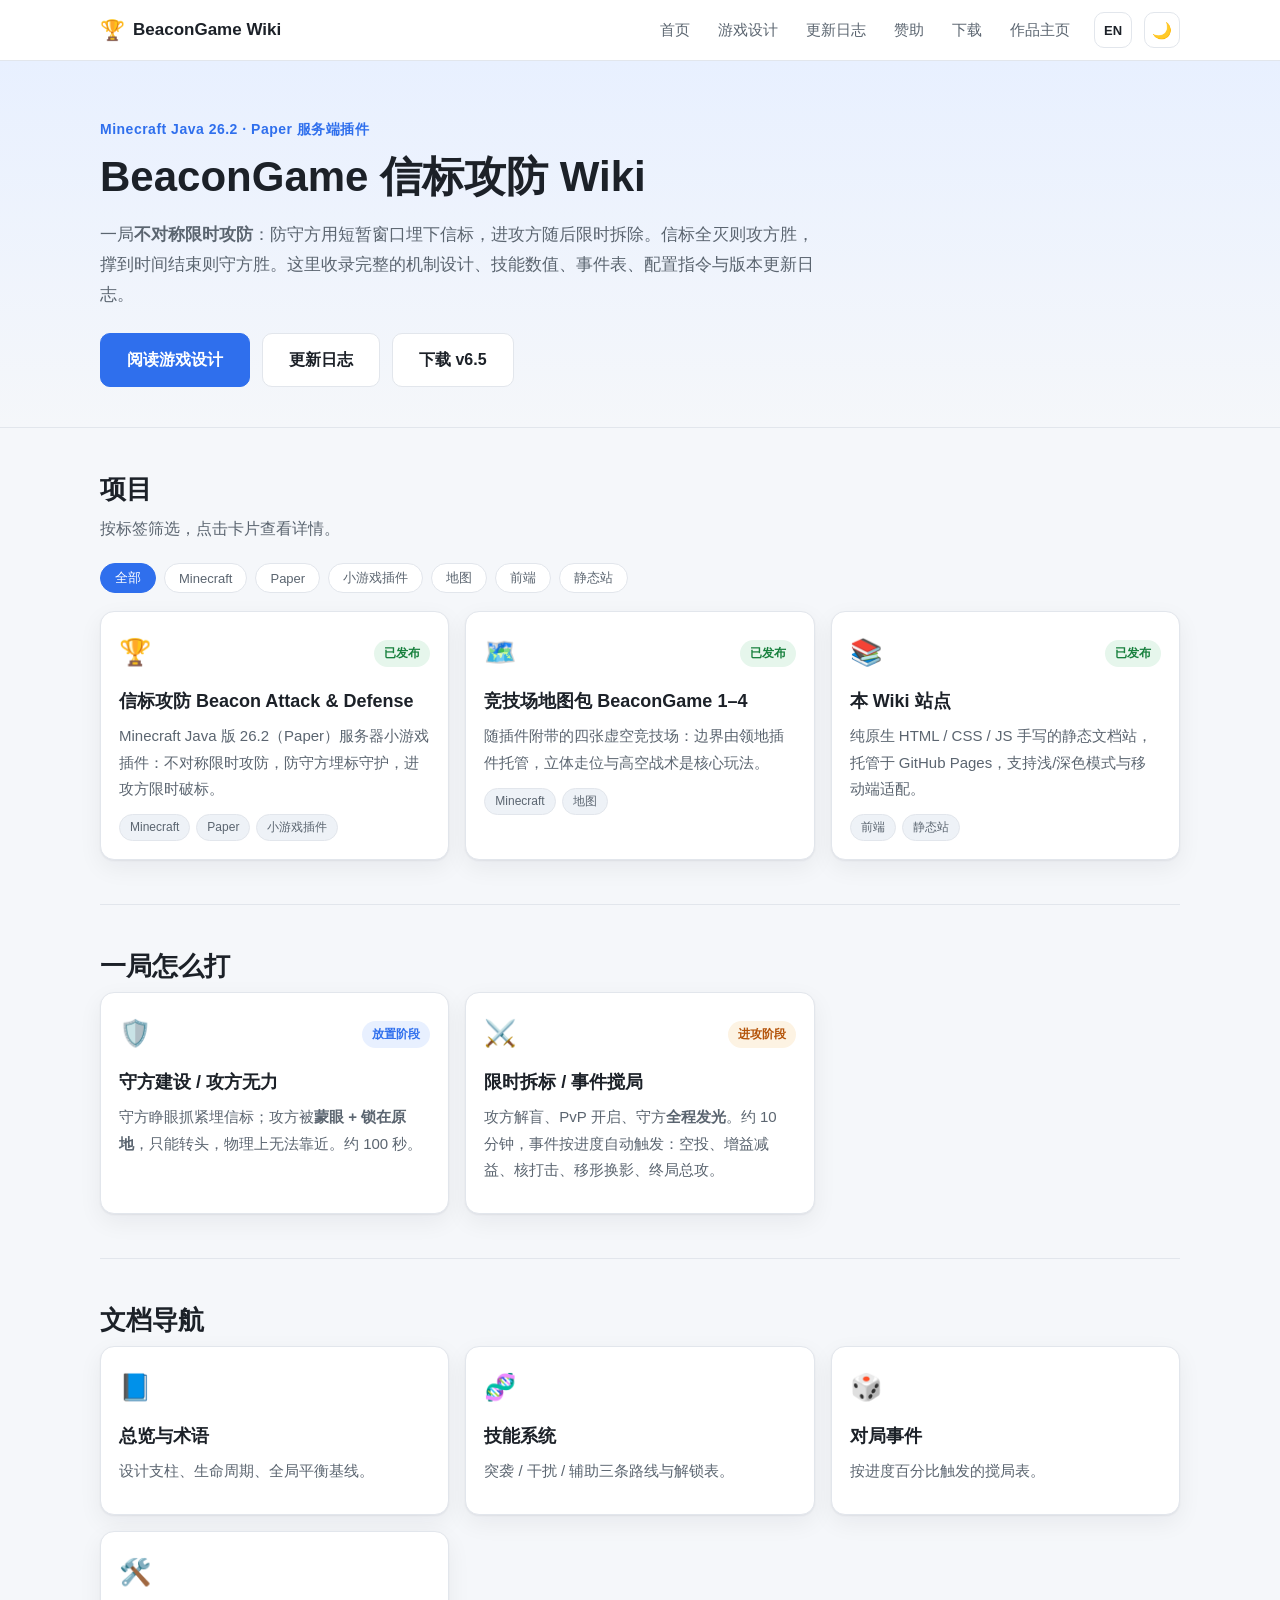
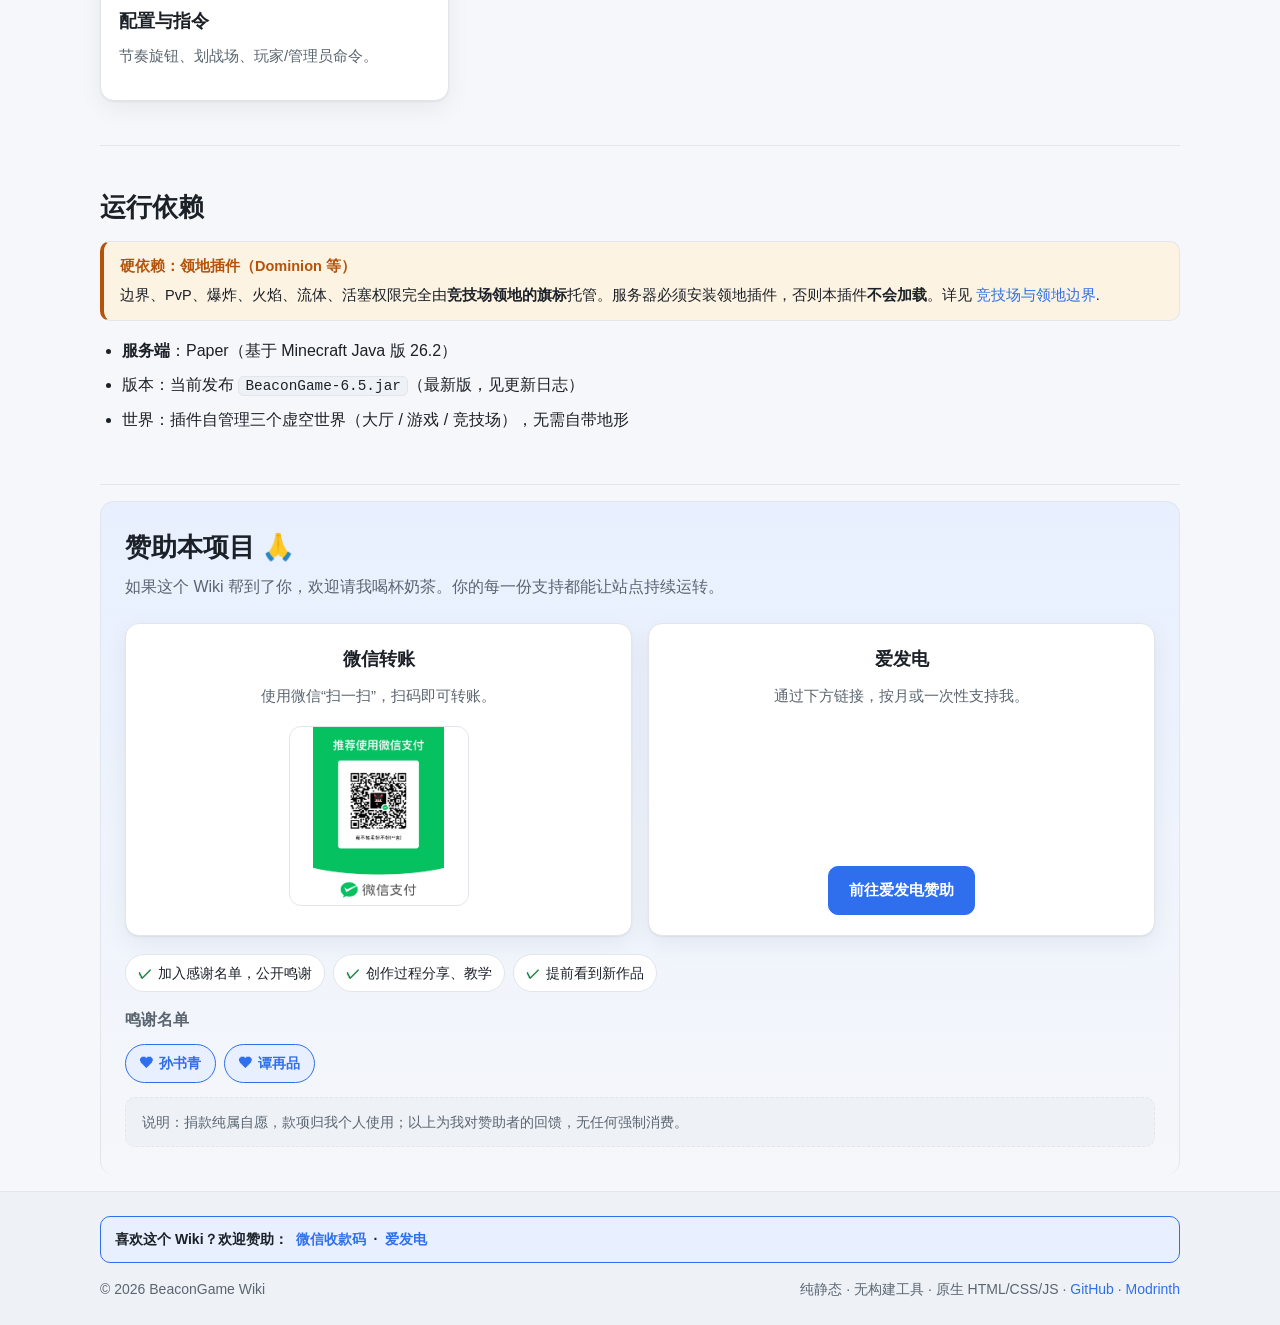
<file: index.html>
<!DOCTYPE html>
<html lang="zh-CN" data-theme="light">
<head>
  <meta charset="UTF-8" />
  <meta name="viewport" content="width=device-width, initial-scale=1" />
  <title>BeaconGame Wiki · 信标攻防</title>
  <meta name="description" content="Minecraft Paper 服务端小游戏插件「信标攻防 Beacon Attack & Defense」的静态 Wiki：玩法、机制、技能、事件、配置与更新日志。" />
  <link rel="icon" href="data:image/svg+xml,<svg xmlns='http://www.w3.org/2000/svg' viewBox='0 0 100 100'><text y='.9em' font-size='90'>🏆</text></svg>" />
  <link rel="stylesheet" href="./css/style.css" />
  <script>
    (function () {
      try {
        var saved = localStorage.getItem('beacongame-theme');
        var theme = saved || (window.matchMedia && window.matchMedia('(prefers-color-scheme: dark)').matches ? 'dark' : 'light');
        document.documentElement.setAttribute('data-theme', theme);
        if (localStorage.getItem('beacongame-lang') === 'en') document.documentElement.classList.add('lang-en');
      } catch (e) {}
    })();
  </script>
</head>

<body>
  <nav id="navbar"></nav>

  <main>
    <!-- ===== 首屏 ===== -->
    <header class="hero">
      <div class="wrap">
        <p class="hero-kicker" data-en="Minecraft Java 26.2 · Paper Server Plugin">Minecraft Java 26.2 · Paper 服务端插件</p>
        <h1 class="hero-title" data-en="BeaconGame Wiki">BeaconGame 信标攻防 Wiki</h1>
        <p class="hero-desc" data-en="A match of <strong>asymmetric timed attack/defense</strong>: defenders bury beacons during a short window, attackers breach them before time runs out. All beacons destroyed = attackers win; surviving until time ends = defenders win. This site documents the full mechanics, skills, events, configuration and changelog.">一局<strong>不对称限时攻防</strong>：防守方用短暂窗口埋下信标，进攻方随后限时拆除。信标全灭则攻方胜，撑到时间结束则守方胜。这里收录完整的机制设计、技能数值、事件表、配置指令与版本更新日志。</p>
        <div class="hero-actions">
          <a class="btn btn-primary btn-lg" href="./design.html" data-en="Read the Design Doc">阅读游戏设计</a>
          <a class="btn btn-lg" href="./changelog.html" data-en="Changelog">更新日志</a>
          <a class="btn btn-lg" href="./download/BeaconGame-6.5.jar" data-en="Download v6.5">下载 v6.5</a>
        </div>
      </div>
    </header>

    <div class="wrap">
      <!-- ===== 项目卡片 ===== -->
      <section id="projects" class="section">
        <h2 class="section-title" data-en="Projects">项目</h2>
        <p class="section-sub" data-en="Filter by tag; click a card for details.">按标签筛选，点击卡片查看详情。</p>
        <div id="project-tags" class="tag-filter"></div>
        <div id="project-list" class="grid"></div>
      </section>

      <!-- ===== 核心玩法速览 ===== -->
      <section class="section">
        <h2 class="section-title" data-en="How a Match Plays">一局怎么打</h2>
        <div class="grid grid-2">
          <div class="card static">
            <div class="card-head"><span class="card-icon">🛡️</span><span class="badge" data-en="Placement">放置阶段</span></div>
            <h3 class="card-title" data-en="Defenders build / Attackers helpless">守方建设 / 攻方无力</h3>
            <p class="card-desc" data-en="Defenders, with eyes open, rush to bury beacons. Attackers are <strong>blinded and frozen in place</strong> — they can only turn their heads, physically unable to approach. About 100 seconds.">守方睁眼抓紧埋信标；攻方被<strong>蒙眼 + 锁在原地</strong>，只能转头，物理上无法靠近。约 100 秒。</p>
          </div>
          <div class="card static">
            <div class="card-head"><span class="card-icon">⚔️</span><span class="badge badge-warn" data-en="Assault">进攻阶段</span></div>
            <h3 class="card-title" data-en="Timed breach / Events shake things up">限时拆标 / 事件搅局</h3>
            <p class="card-desc" data-en="Attackers are unblinded, PvP turns on, and defenders <strong>glow the entire phase</strong>. About 10 minutes; events fire by progress: airdrops, buffs/debuffs, nuclear strikes, position swaps, and the final assault.">攻方解盲、PvP 开启、守方<strong>全程发光</strong>。约 10 分钟，事件按进度自动触发：空投、增益减益、核打击、移形换影、终局总攻。</p>
          </div>
        </div>
      </section>

      <!-- ===== 快速链接 ===== -->
      <section class="section">
        <h2 class="section-title" data-en="Documentation">文档导航</h2>
        <div class="grid">
          <a class="card" href="./design.html#ch1"><div class="card-head"><span class="card-icon">📘</span></div><h3 class="card-title" data-en="Overview & Terms">总览与术语</h3><p class="card-desc" data-en="Design pillars, life cycle, global balance baseline.">设计支柱、生命周期、全局平衡基线。</p></a>
          <a class="card" href="./design.html#ch4"><div class="card-head"><span class="card-icon">🧬</span></div><h3 class="card-title" data-en="Skill System">技能系统</h3><p class="card-desc" data-en="Assault / Disruption / Support routes and unlock table.">突袭 / 干扰 / 辅助三条路线与解锁表。</p></a>
          <a class="card" href="./design.html#ch5"><div class="card-head"><span class="card-icon">🎲</span></div><h3 class="card-title" data-en="Match Events">对局事件</h3><p class="card-desc" data-en="The disruption table triggered by progress percentage.">按进度百分比触发的搅局表。</p></a>
          <a class="card" href="./design.html#ch11"><div class="card-head"><span class="card-icon">🛠️</span></div><h3 class="card-title" data-en="Config & Commands">配置与指令</h3><p class="card-desc" data-en="Tempo knobs, arena drawing, player/admin commands.">节奏旋钮、划战场、玩家/管理员命令。</p></a>
        </div>
      </section>

      <!-- ===== 依赖与环境 ===== -->
      <section class="section">
        <h2 class="section-title" data-en="Runtime Requirements">运行依赖</h2>
        <div class="callout callout-warn">
          <span class="callout-title" data-en="Hard dependency: a claim plugin (e.g. Dominion)">硬依赖：领地插件（Dominion 等）</span>
          <span data-en="Borders, PvP, explosions, fire, fluids and pistons are all governed by the <strong>claim flags of the arena</strong>. The server must have a claim plugin installed, otherwise this plugin will <strong>not load</strong>. See ">边界、PvP、爆炸、火焰、流体、活塞权限完全由<strong>竞技场领地的旗标</strong>托管。服务器必须安装领地插件，否则本插件<strong>不会加载</strong>。详见 </span><a href="./design.html#ch6" data-en="Arena & Borders">竞技场与领地边界</a><span data-en=".">.</span>
        </div>
        <ul class="checks">
          <li data-en="Server: <strong>Paper</strong> (Minecraft Java 26.2)"><strong>服务端</strong>：Paper（基于 Minecraft Java 版 26.2）</li>
          <li data-en="Version: current release <code>BeaconGame-6.5.jar</code> (see Changelog)">版本：当前发布 <code>BeaconGame-6.5.jar</code>（最新版，见更新日志）</li>
          <li data-en="Worlds: the plugin self-manages three void worlds (lobby / game / arena); no built-in terrain needed">世界：插件自管理三个虚空世界（大厅 / 游戏 / 竞技场），无需自带地形</li>
        </ul>
      </section>

      <!-- ===== 赞助 / 捐款（明显入口） ===== -->
      <!--
        id="donate" 供导航栏“赞助”链接锚点跳转。
        文本元素各带 data-en，切换语言时由 main.js 替换；
        图片与链接不带 data-en，中英文下都保留。
        微信收款码图片用相对路径 ./images/WeChatPay.jpg（与页面层级无关）。
      -->
      <section id="donate" class="section donate">
        <h2 class="section-title" data-en="Support This Project 🙏">赞助本项目 🙏</h2>
        <p class="section-sub" data-en="If this wiki helps you, feel free to buy me a coffee. Every bit of support keeps the site running.">如果这个 Wiki 帮到了你，欢迎请我喝杯奶茶。你的每一份支持都能让站点持续运转。</p>
        <div class="donate-grid">
          <div class="donate-card">
            <h3 data-en="WeChat Transfer">微信转账</h3>
            <p data-en="Scan the QR code with WeChat to transfer directly.">使用微信“扫一扫”，扫码即可转账。</p>
            <!-- 相对路径：首页在站点根，故用 ./images/... -->
            <a class="donate-img-link" href="./images/WeChatPay.jpg" target="_blank" rel="noopener">
              <img src="./images/WeChatPay.jpg" alt="微信收款二维码" loading="lazy" />
            </a>
          </div>
          <div class="donate-card">
            <h3 data-en="Afdian (爱发电)">爱发电</h3>
            <p data-en="Support me monthly or one-time via the link below.">通过下方链接，按月或一次性支持我。</p>
            <a class="btn btn-primary" href="https://afdian.com/a/tandingyan" target="_blank" rel="noopener" data-en="Donate on Afdian">前往爱发电赞助</a>
          </div>
        </div>
        <!-- 赞助者回馈：捐款确实附带权益（非强制消费） -->
        <ul class="donate-perks">
          <li data-en="Your name on the public thank-you list">加入感谢名单，公开鸣谢</li>
          <li data-en="Behind-the-scenes creation shares & tutorials">创作过程分享、教学</li>
          <li data-en="Early access to upcoming works">提前看到新作品</li>
        </ul>
        <!-- 鸣谢名单：人员数据保存在 js/main.js 的 THANKS 数组，由 JS 动态渲染 -->
        <div class="thanks">
          <h3 class="thanks-title" data-en="Acknowledgements">鸣谢名单</h3>
          <div id="thanks-list" class="thanks-list"></div>
        </div>
        <!-- 说明：自愿捐款、款项个人使用，以上为对赞助者的回馈 -->
        <p class="donate-disclaimer" data-en="Note: Donations are voluntary and go to personal use. The above are perks I provide to backers — no purchase required.">说明：捐款纯属自愿，款项归我个人使用；以上为我对赞助者的回馈，无任何强制消费。</p>
      </section>
    </div>
  </main>

  <footer class="footer">
    <!-- 页脚赞助条：全站可见，提供明显的捐款入口 -->
    <div class="wrap">
      <div class="footer-donate">
        <span data-en="Like this wiki? Support it: ">喜欢这个 Wiki？欢迎赞助：</span>
        <a href="./images/WeChatPay.jpg" target="_blank" rel="noopener" data-en="WeChat QR">微信收款码</a>
        <span>·</span>
        <a href="https://afdian.com/a/tandingyan" target="_blank" rel="noopener" data-en="Afdian">爱发电</a>
      </div>
    </div>
    <div class="wrap footer-inner">
      <span>© <span id="year">2026</span> BeaconGame Wiki</span>
      <span class="footer-note" data-en="Static · Plain HTML/CSS/JS · <a href='https://github.com/TanDingyan/BeaconGameWiki'>GitHub</a> · <a href='https://modrinth.com/plugin/beacongame' target='_blank' rel='noopener'>Modrinth</a>">纯静态 · 无构建工具 · 原生 HTML/CSS/JS · <a href="https://github.com/TanDingyan/BeaconGameWiki">GitHub</a> · <a href="https://modrinth.com/plugin/beacongame" target="_blank" rel="noopener">Modrinth</a></span>
    </div>
  </footer>

  <!-- 鸣谢名单数据：普通 <script> 引入，挂到 window.THANKS（支持本地 file:// 双击打开） -->
  <script src="./data/thanks.js"></script>
  <script src="./js/main.js" defer></script>
</body>
</html>
</file>
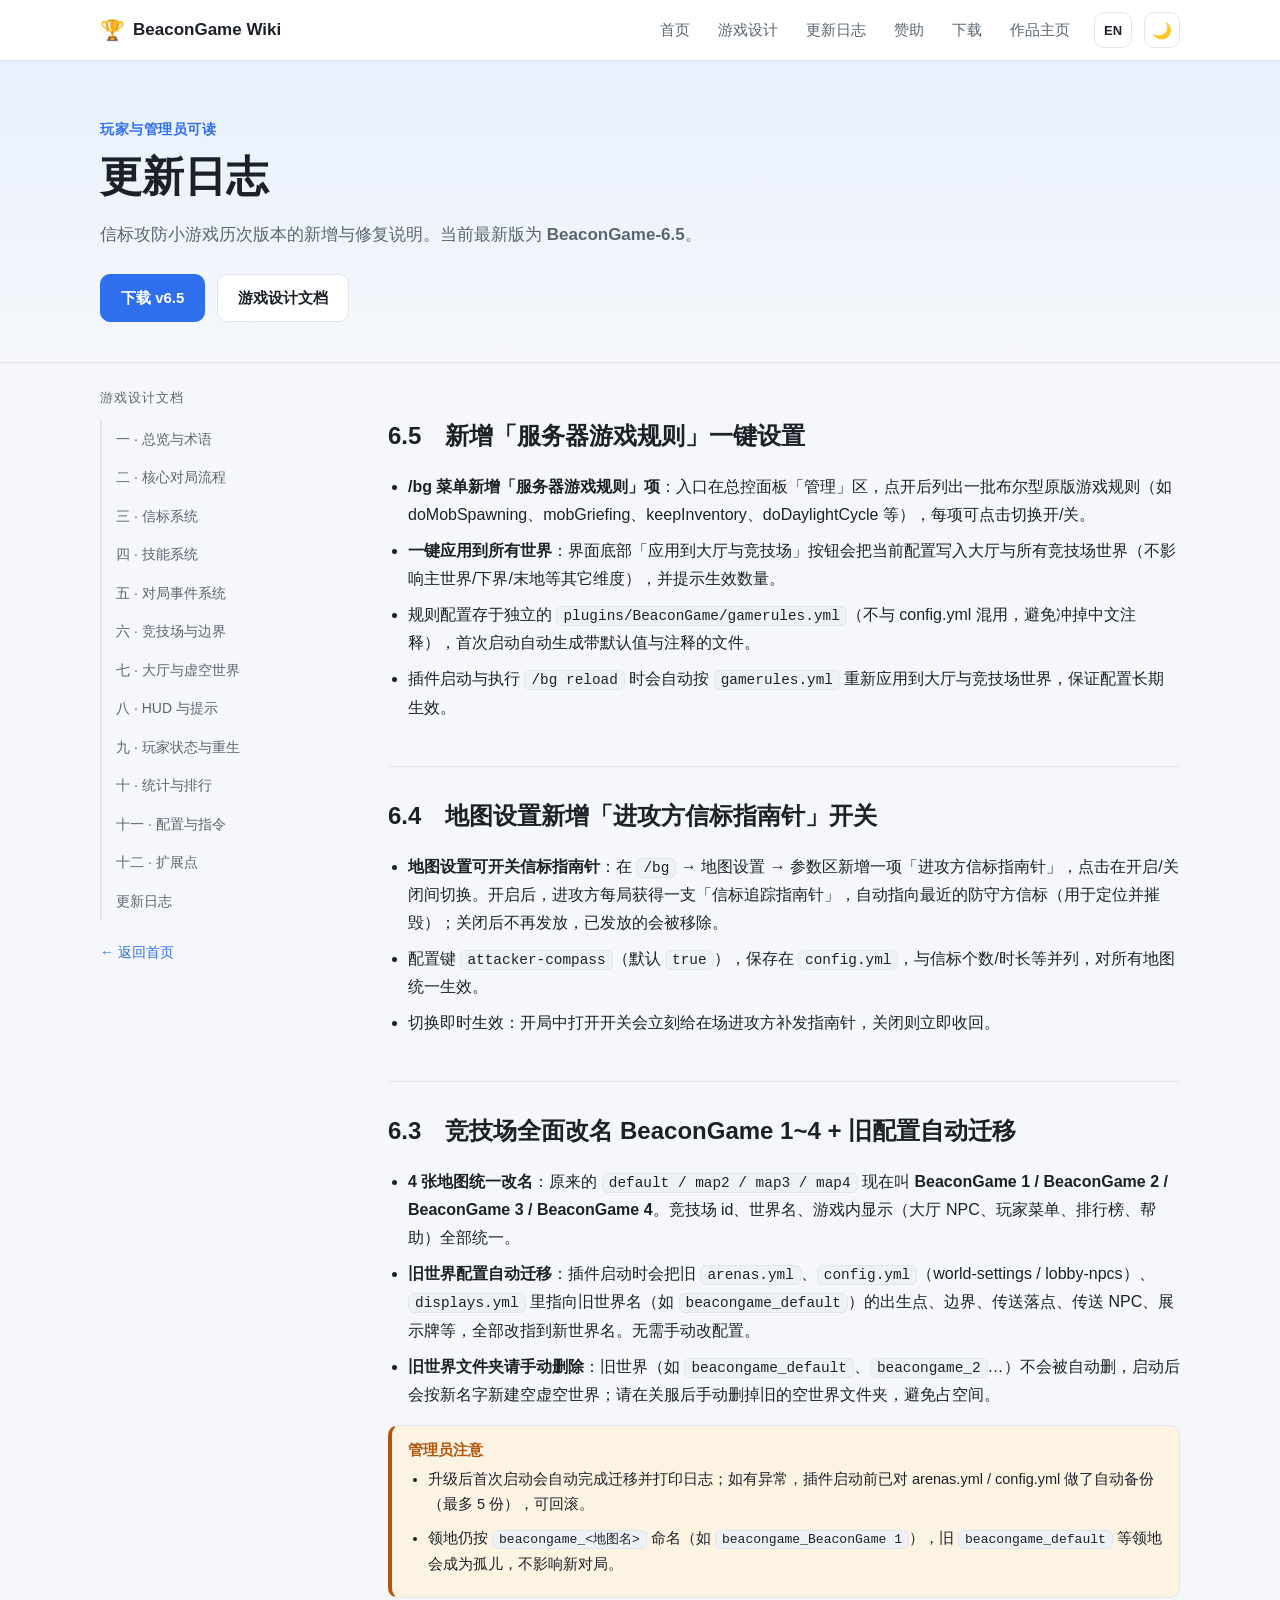
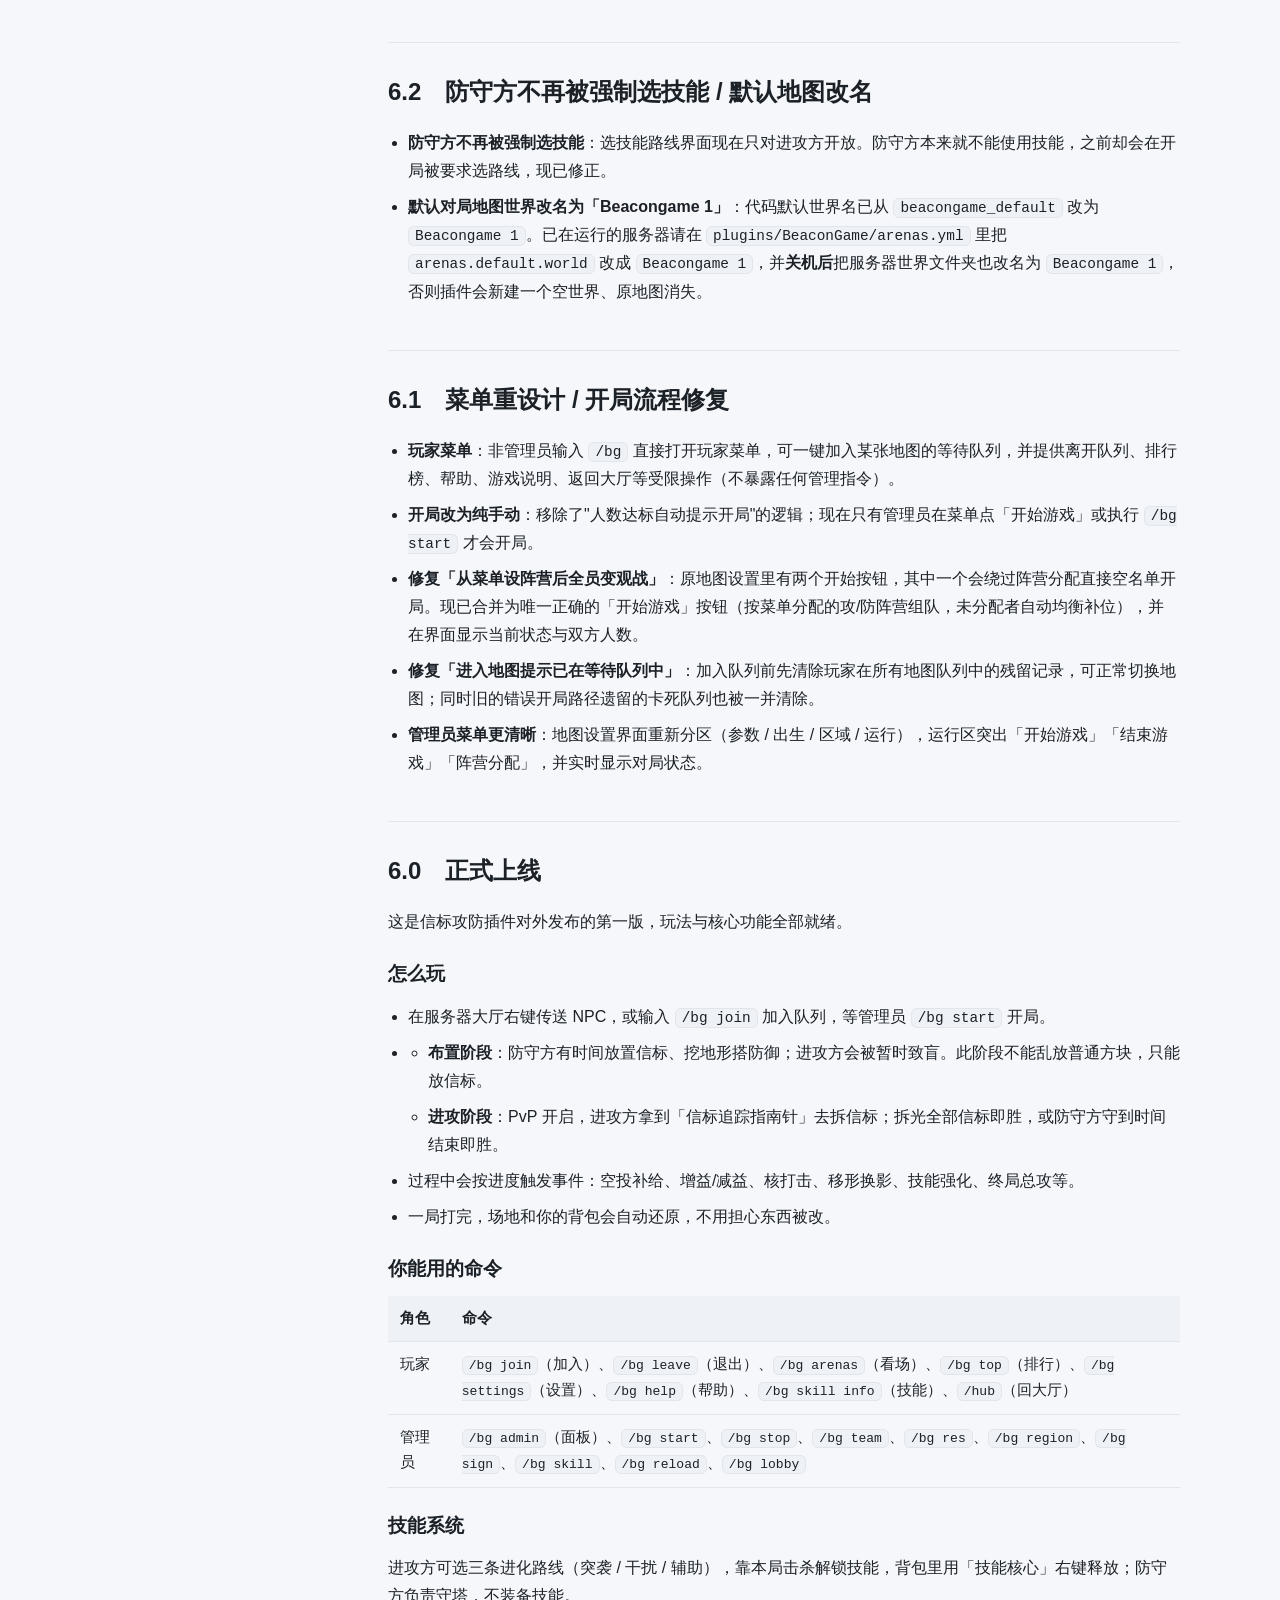
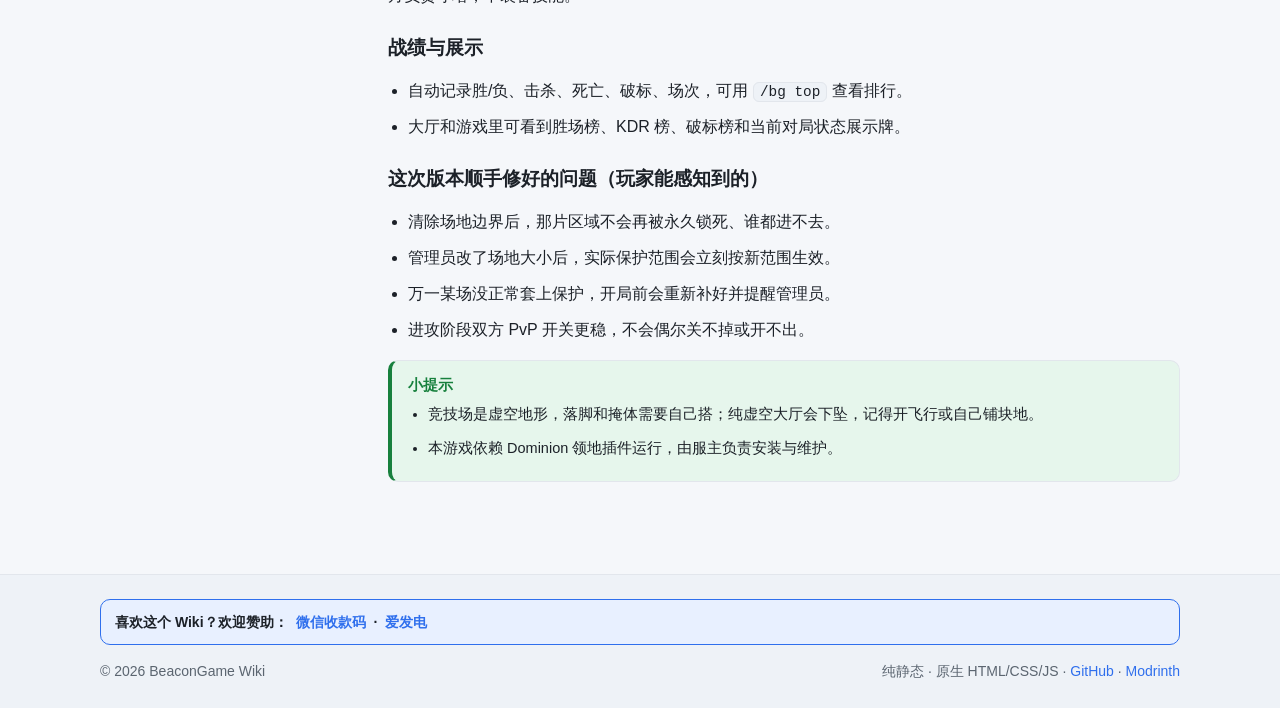
<file: changelog.html>
<!DOCTYPE html>
<html lang="zh-CN" data-theme="light">
<head>
  <meta charset="UTF-8" />
  <meta name="viewport" content="width=device-width, initial-scale=1" />
  <title>更新日志 · BeaconGame Wiki</title>
  <meta name="description" content="信标攻防 Beacon Attack & Defense 插件更新日志，覆盖 v6.0 至 v6.5 的新增与修复。" />
  <link rel="icon" href="data:image/svg+xml,<svg xmlns='http://www.w3.org/2000/svg' viewBox='0 0 100 100'><text y='.9em' font-size='90'>🏆</text></svg>" />
  <link rel="stylesheet" href="./css/style.css" />
  <script>
    (function () {
      try {
        var saved = localStorage.getItem('beacongame-theme');
        var theme = saved || (window.matchMedia && window.matchMedia('(prefers-color-scheme: dark)').matches ? 'dark' : 'light');
        document.documentElement.setAttribute('data-theme', theme);
        if (localStorage.getItem('beacongame-lang') === 'en') document.documentElement.classList.add('lang-en');
      } catch (e) {}
    })();
  </script>
</head>

<body>
  <nav id="navbar"></nav>

  <header class="hero">
    <div class="wrap">
      <p class="hero-kicker" data-en="For players and admins">玩家与管理员可读</p>
      <h1 class="hero-title" data-en="Changelog">更新日志</h1>
      <p class="hero-desc" data-en="Release notes for Beacon Attack & Defense, covering new features and fixes from v6.0 to v6.5. The current latest is BeaconGame-6.5.">信标攻防小游戏历次版本的新增与修复说明。当前最新版为 <strong>BeaconGame-6.5</strong>。</p>
      <div class="hero-actions">
        <a class="btn btn-primary" href="./download/BeaconGame-6.5.jar" data-en="Download v6.5">下载 v6.5</a>
        <a class="btn" href="./design.html" data-en="Game Design Doc">游戏设计文档</a>
      </div>
    </div>
  </header>

  <div class="docs">
    <aside id="sidebar"></aside>

    <div class="docs-content">

      <article class="version">
        <h2 class="version-id" data-en="6.5 · One-click Server Game Rules">6.5　新增「服务器游戏规则」一键设置</h2>
        <ul>
          <li data-en="<strong>/bg menu adds a 'Server Game Rules' item</strong>: entry in the admin panel's 'Manage' area; opens a list of boolean vanilla rules (e.g. doMobSpawning, mobGriefing, keepInventory, doDaylightCycle), each toggled by click."><strong>/bg 菜单新增「服务器游戏规则」项</strong>：入口在总控面板「管理」区，点开后列出一批布尔型原版游戏规则（如 doMobSpawning、mobGriefing、keepInventory、doDaylightCycle 等），每项可点击切换开/关。</li>
          <li data-en="<strong>Apply to all worlds with one click</strong>: the 'Apply to lobby & arenas' button at the bottom writes the current config to the lobby and all arena worlds (not overworld/nether/end), and reports how many took effect."><strong>一键应用到所有世界</strong>：界面底部「应用到大厅与竞技场」按钮会把当前配置写入大厅与所有竞技场世界（不影响主世界/下界/末地等其它维度），并提示生效数量。</li>
          <li data-en="Rules are stored in a standalone <code>plugins/BeaconGame/gamerules.yml</code> (kept separate from config.yml to preserve Chinese comments), auto-generated with defaults and comments on first launch.">规则配置存于独立的 <code>plugins/BeaconGame/gamerules.yml</code>（不与 config.yml 混用，避免冲掉中文注释），首次启动自动生成带默认值与注释的文件。</li>
          <li data-en="On plugin startup and on <code>/bg reload</code>, rules are auto-applied to lobby and arena worlds, ensuring long-term persistence.">插件启动与执行 <code>/bg reload</code> 时会自动按 <code>gamerules.yml</code> 重新应用到大厅与竞技场世界，保证配置长期生效。</li>
        </ul>
      </article>

      <article class="version">
        <h2 class="version-id" data-en="6.4 · Attacker Beacon Compass Toggle in Map Settings">6.4　地图设置新增「进攻方信标指南针」开关</h2>
        <ul>
          <li data-en="<strong>Map settings can toggle the beacon compass</strong>: a new 'Attacker Beacon Compass' item in <code>/bg</code> → Map Settings → Parameters toggles on/off. When on, attackers receive a 'beacon-tracking compass' each match that points to the nearest defender beacon; when off, none is given and any issued one is removed."><strong>地图设置可开关信标指南针</strong>：在 <code>/bg</code> → 地图设置 → 参数区新增一项「进攻方信标指南针」，点击在开启/关闭间切换。开启后，进攻方每局获得一支「信标追踪指南针」，自动指向最近的防守方信标（用于定位并摧毁）；关闭后不再发放，已发放的会被移除。</li>
          <li data-en="Config key <code>attacker-compass</code> (default <code>true</code>), stored in <code>config.yml</code> alongside beacon count/length, applies to all maps uniformly.">配置键 <code>attacker-compass</code>（默认 <code>true</code>），保存在 <code>config.yml</code>，与信标个数/时长等并列，对所有地图统一生效。</li>
          <li data-en="Switch is instant: turning it on mid-match immediately issues compasses to present attackers; turning off immediately reclaims them.">切换即时生效：开局中打开开关会立刻给在场进攻方补发指南针，关闭则立即收回。</li>
        </ul>
      </article>

      <article class="version">
        <h2 class="version-id" data-en="6.3 · Arenas renamed BeaconGame 1~4 + auto config migration">6.3　竞技场全面改名 BeaconGame 1~4 + 旧配置自动迁移</h2>
        <ul>
          <li data-en="<strong>Four maps uniformly renamed</strong>: the old <code>default / map2 / map3 / map4</code> are now <strong>BeaconGame 1 / 2 / 3 / 4</strong>. Arena id, world name, and in-game display (lobby NPC, player menu, leaderboard, help) all unified."><strong>4 张地图统一改名</strong>：原来的 <code>default / map2 / map3 / map4</code> 现在叫 <strong>BeaconGame 1 / BeaconGame 2 / BeaconGame 3 / BeaconGame 4</strong>。竞技场 id、世界名、游戏内显示（大厅 NPC、玩家菜单、排行榜、帮助）全部统一。</li>
          <li data-en="<strong>Old world config auto-migrates</strong>: on startup the plugin rewrites old <code>arenas.yml</code>, <code>config.yml</code> (world-settings / lobby-npcs), and <code>displays.yml</code> references from old world names (e.g. <code>beacongame_default</code>) to the new ones — no manual edit needed."><strong>旧世界配置自动迁移</strong>：插件启动时会把旧 <code>arenas.yml</code>、<code>config.yml</code>（world-settings / lobby-npcs）、<code>displays.yml</code> 里指向旧世界名（如 <code>beacongame_default</code>）的出生点、边界、传送落点、传送 NPC、展示牌等，全部改指到新世界名。无需手动改配置。</li>
          <li data-en="<strong>Delete old world folders manually</strong>: old worlds (e.g. <code>beacongame_default</code>, <code>beacongame_2</code>…) are not auto-deleted; after startup new void worlds are created under new names — delete the old empty folders after stopping the server to save space."><strong>旧世界文件夹请手动删除</strong>：旧世界（如 <code>beacongame_default</code>、<code>beacongame_2</code>…）不会被自动删，启动后会按新名字新建空虚空世界；请在关服后手动删掉旧的空世界文件夹，避免占空间。</li>
        </ul>
        <div class="callout callout-warn">
          <span class="callout-title" data-en="Admin note">管理员注意</span>
          <ul class="checks">
            <li data-en="First launch after upgrade auto-migrates and prints logs; on anomaly, the plugin auto-backed-up arenas.yml / config.yml before startup (up to 5 copies) for rollback.">升级后首次启动会自动完成迁移并打印日志；如有异常，插件启动前已对 arenas.yml / config.yml 做了自动备份（最多 5 份），可回滚。</li>
            <li data-en="Claims still follow <code>beacongame_&lt;map name&gt;</code> (e.g. <code>beacongame_BeaconGame 1</code>); old <code>beacongame_default</code> claims become orphans and do not affect new matches.">领地仍按 <code>beacongame_&lt;地图名&gt;</code> 命名（如 <code>beacongame_BeaconGame 1</code>），旧 <code>beacongame_default</code> 等领地会成为孤儿，不影响新对局。</li>
          </ul>
        </div>
      </article>

      <article class="version">
        <h2 class="version-id" data-en="6.2 · Defenders no longer forced to pick skills / default map renamed">6.2　防守方不再被强制选技能 / 默认地图改名</h2>
        <ul>
          <li data-en="<strong>Defenders no longer forced to pick skills</strong>: the skill-route UI now opens only for attackers. Defenders cannot use skills and were previously prompted at match start; that is fixed."><strong>防守方不再被强制选技能</strong>：选技能路线界面现在只对进攻方开放。防守方本来就不能使用技能，之前却会在开局被要求选路线，现已修正。</li>
          <li data-en="<strong>Default match world renamed to 'Beacongame 1'</strong>: the default world name changed from <code>beacongame_default</code> to <code>Beacongame 1</code>. Running servers should set <code>arenas.default.world</code> in <code>plugins/BeaconGame/arenas.yml</code> to <code>Beacongame 1</code>, and <strong>after shutdown</strong> rename the server world folder too, or the plugin creates a new empty world and the original map disappears."><strong>默认对局地图世界改名为「Beacongame 1」</strong>：代码默认世界名已从 <code>beacongame_default</code> 改为 <code>Beacongame 1</code>。已在运行的服务器请在 <code>plugins/BeaconGame/arenas.yml</code> 里把 <code>arenas.default.world</code> 改成 <code>Beacongame 1</code>，并<strong>关机后</strong>把服务器世界文件夹也改名为 <code>Beacongame 1</code>，否则插件会新建一个空世界、原地图消失。</li>
        </ul>
      </article>

      <article class="version">
        <h2 class="version-id" data-en="6.1 · Menu redesign / kickoff flow fixes">6.1　菜单重设计 / 开局流程修复</h2>
        <ul>
          <li data-en="<strong>Player menu</strong>: non-admins typing <code>/bg</code> open the player menu, with one-click join to a map's queue, plus leave queue, leaderboard, help, game guide, return to lobby — no admin commands exposed."><strong>玩家菜单</strong>：非管理员输入 <code>/bg</code> 直接打开玩家菜单，可一键加入某张地图的等待队列，并提供离开队列、排行榜、帮助、游戏说明、返回大厅等受限操作（不暴露任何管理指令）。</li>
          <li data-en="<strong>Kickoff is now manual only</strong>: removed the 'auto-prompt on enough players' logic; only an admin clicking 'Start Game' in the menu or running <code>/bg start</code> begins a match."><strong>开局改为纯手动</strong>：移除了"人数达标自动提示开局"的逻辑；现在只有管理员在菜单点「开始游戏」或执行 <code>/bg start</code> 才会开局。</li>
          <li data-en="<strong>Fixed 'set team then everyone becomes spectator'</strong>: there were two start buttons; one bypassed team assignment and opened with an empty roster. Now merged into the single correct 'Start Game' (teams by menu assignment, unassigned auto-balanced), showing current state and both side counts."><strong>修复「从菜单设阵营后全员变观战」</strong>：原地图设置里有两个开始按钮，其中一个会绕过阵营分配直接空名单开局。现已合并为唯一正确的「开始游戏」按钮（按菜单分配的攻/防阵营组队，未分配者自动均衡补位），并在界面显示当前状态与双方人数。</li>
          <li data-en="<strong>Fixed 'already in queue' on entering map</strong>: before joining, residual queue records across all maps are cleared, so map switching works; stuck queues from the old wrong path are also cleared."><strong>修复「进入地图提示已在等待队列中」</strong>：加入队列前先清除玩家在所有地图队列中的残留记录，可正常切换地图；同时旧的错误开局路径遗留的卡死队列也被一并清除。</li>
          <li data-en="<strong>Cleaner admin menu</strong>: map settings re-zone (Parameters / Spawns / Regions / Runtime); the runtime zone highlights Start/Stop/Team and shows live match state."><strong>管理员菜单更清晰</strong>：地图设置界面重新分区（参数 / 出生 / 区域 / 运行），运行区突出「开始游戏」「结束游戏」「阵营分配」，并实时显示对局状态。</li>
        </ul>
      </article>

      <article class="version">
        <h2 class="version-id" data-en="6.0 · Official Launch">6.0　正式上线</h2>
        <p data-en="The first public release of the Beacon Attack & Defense plugin; all core gameplay and features are ready.">这是信标攻防插件对外发布的第一版，玩法与核心功能全部就绪。</p>

        <h3 class="doc-h3" data-en="How to play">怎么玩</h3>
        <ul>
          <li data-en="Right-click the transfer NPC in the server lobby, or type <code>/bg join</code> to join the queue, then wait for an admin to <code>/bg start</code>.">在服务器大厅右键传送 NPC，或输入 <code>/bg join</code> 加入队列，等管理员 <code>/bg start</code> 开局。</li>
          <li data-en="A match has two phases:">
            <ul>
              <li data-en="<strong>Placement</strong>: defenders have time to place beacons and dig/build defenses; attackers are temporarily blinded. Only beacons may be placed, not ordinary blocks."><strong>布置阶段</strong>：防守方有时间放置信标、挖地形搭防御；进攻方会被暂时致盲。此阶段不能乱放普通方块，只能放信标。</li>
              <li data-en="<strong>Assault</strong>: PvP turns on; attackers get a 'beacon-tracking compass' to breach beacons. Breach them all to win, or defenders survive until time ends to win."><strong>进攻阶段</strong>：PvP 开启，进攻方拿到「信标追踪指南针」去拆信标；拆光全部信标即胜，或防守方守到时间结束即胜。</li>
            </ul>
          </li>
          <li data-en="Events fire by progress: airdrops, buffs/debuffs, nuclear strikes, position swaps, skill enhancements, final assault, etc.">过程中会按进度触发事件：空投补给、增益/减益、核打击、移形换影、技能强化、终局总攻等。</li>
          <li data-en="After a match, the field and your inventory auto-restore — no worries about altered items.">一局打完，场地和你的背包会自动还原，不用担心东西被改。</li>
        </ul>

        <h3 class="doc-h3" data-en="Commands you can use">你能用的命令</h3>
        <div class="table-wrap">
          <table>
            <thead><tr><th data-en="Role">角色</th><th data-en="Commands">命令</th></tr></thead>
            <tbody>
              <tr><td data-en="Player">玩家</td><td><code>/bg join</code>（加入）、<code>/bg leave</code>（退出）、<code>/bg arenas</code>（看场）、<code>/bg top</code>（排行）、<code>/bg settings</code>（设置）、<code>/bg help</code>（帮助）、<code>/bg skill info</code>（技能）、<code>/hub</code>（回大厅）</td></tr>
              <tr><td data-en="Admin">管理员</td><td><code>/bg admin</code>（面板）、<code>/bg start</code>、<code>/bg stop</code>、<code>/bg team</code>、<code>/bg res</code>、<code>/bg region</code>、<code>/bg sign</code>、<code>/bg skill</code>、<code>/bg reload</code>、<code>/bg lobby</code></td></tr>
            </tbody>
          </table>
        </div>

        <h3 class="doc-h3" data-en="Skill system">技能系统</h3>
        <p data-en="Attackers pick one of three evolution routes (Assault / Disruption / Support), unlock skills by in-match kills, and cast with a 'skill core' right-click; defenders guard the towers and do not equip skills.">进攻方可选三条进化路线（突袭 / 干扰 / 辅助），靠本局击杀解锁技能，背包里用「技能核心」右键释放；防守方负责守塔，不装备技能。</p>

        <h3 class="doc-h3" data-en="Stats & display">战绩与展示</h3>
        <ul>
          <li data-en="Automatically records win/loss, kills, deaths, breaches, matches; view rankings with <code>/bg top</code>.">自动记录胜/负、击杀、死亡、破标、场次，可用 <code>/bg top</code> 查看排行。</li>
          <li data-en="Lobby and game show win boards, KDR boards, breach boards, and a live match-state display board.">大厅和游戏里可看到胜场榜、KDR 榜、破标榜和当前对局状态展示牌。</li>
        </ul>

        <h3 class="doc-h3" data-en="Issues also fixed this version (player-noticeable)">这次版本顺手修好的问题（玩家能感知到的）</h3>
        <ul>
          <li data-en="After clearing a field border, that area is no longer permanently locked so no one can enter.">清除场地边界后，那片区域不会再被永久锁死、谁都进不去。</li>
          <li data-en="After an admin changes field size, the actual protected range takes effect immediately under the new bounds.">管理员改了场地大小后，实际保护范围会立刻按新范围生效。</li>
          <li data-en="If a match somehow lacks protection, it is re-applied and the admin warned before kickoff — no 'thought it was protected but was naked'.">万一某场没正常套上保护，开局前会重新补好并提醒管理员。</li>
          <li data-en="PvP toggle in the assault phase is more stable, no occasional stuck off/on.">进攻阶段双方 PvP 开关更稳，不会偶尔关不掉或开不出。</li>
        </ul>

        <div class="callout callout-tip">
          <span class="callout-title" data-en="Tips">小提示</span>
          <ul class="checks">
            <li data-en="Arenas are void terrain — footing and cover must be built; a pure-void lobby makes you fall, so enable flight or lay some blocks.">竞技场是虚空地形，落脚和掩体需要自己搭；纯虚空大厅会下坠，记得开飞行或自己铺块地。</li>
            <li data-en="This game depends on the Dominion claim plugin; installation and maintenance are the admin's responsibility.">本游戏依赖 Dominion 领地插件运行，由服主负责安装与维护。</li>
          </ul>
        </div>
      </article>

    </div>
  </div>

  <footer class="footer">
    <!-- 页脚赞助条：全站可见，提供明显的捐款入口 -->
    <div class="wrap">
      <div class="footer-donate">
        <span data-en="Like this wiki? Support it: ">喜欢这个 Wiki？欢迎赞助：</span>
        <a href="./images/WeChatPay.jpg" target="_blank" rel="noopener" data-en="WeChat QR">微信收款码</a>
        <span>·</span>
        <a href="https://afdian.com/a/tandingyan" target="_blank" rel="noopener" data-en="Afdian">爱发电</a>
      </div>
    </div>
    <div class="wrap footer-inner">
      <span>© <span id="year">2026</span> BeaconGame Wiki</span>
      <span class="footer-note" data-en="Static · Plain HTML/CSS/JS · <a href='https://github.com/TanDingyan/BeaconGameWiki'>GitHub</a> · <a href='https://modrinth.com/plugin/beacongame' target='_blank' rel='noopener'>Modrinth</a>">纯静态 · 原生 HTML/CSS/JS · <a href="https://github.com/TanDingyan/BeaconGameWiki">GitHub</a> · <a href="https://modrinth.com/plugin/beacongame" target="_blank" rel="noopener">Modrinth</a></span>
    </div>
  </footer>

  <script src="./js/main.js" defer></script>
</body>
</html>
</file>
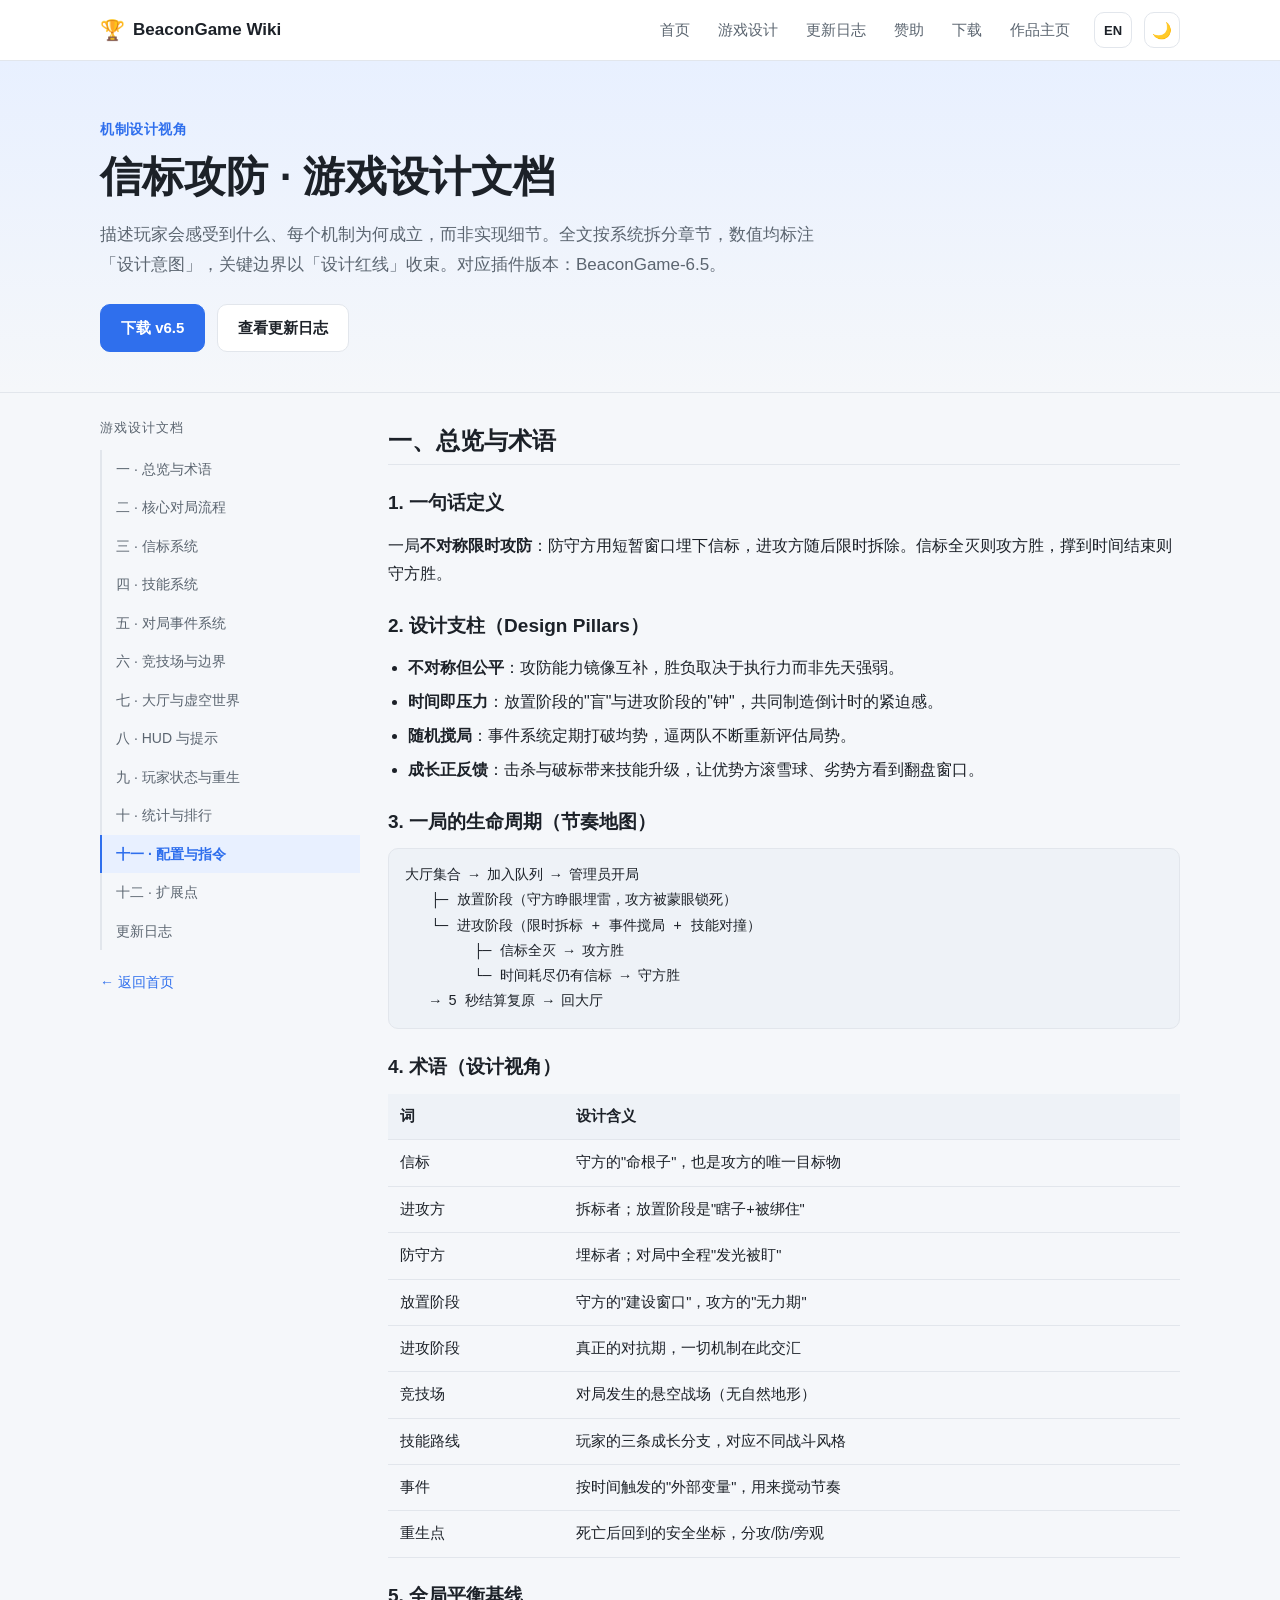
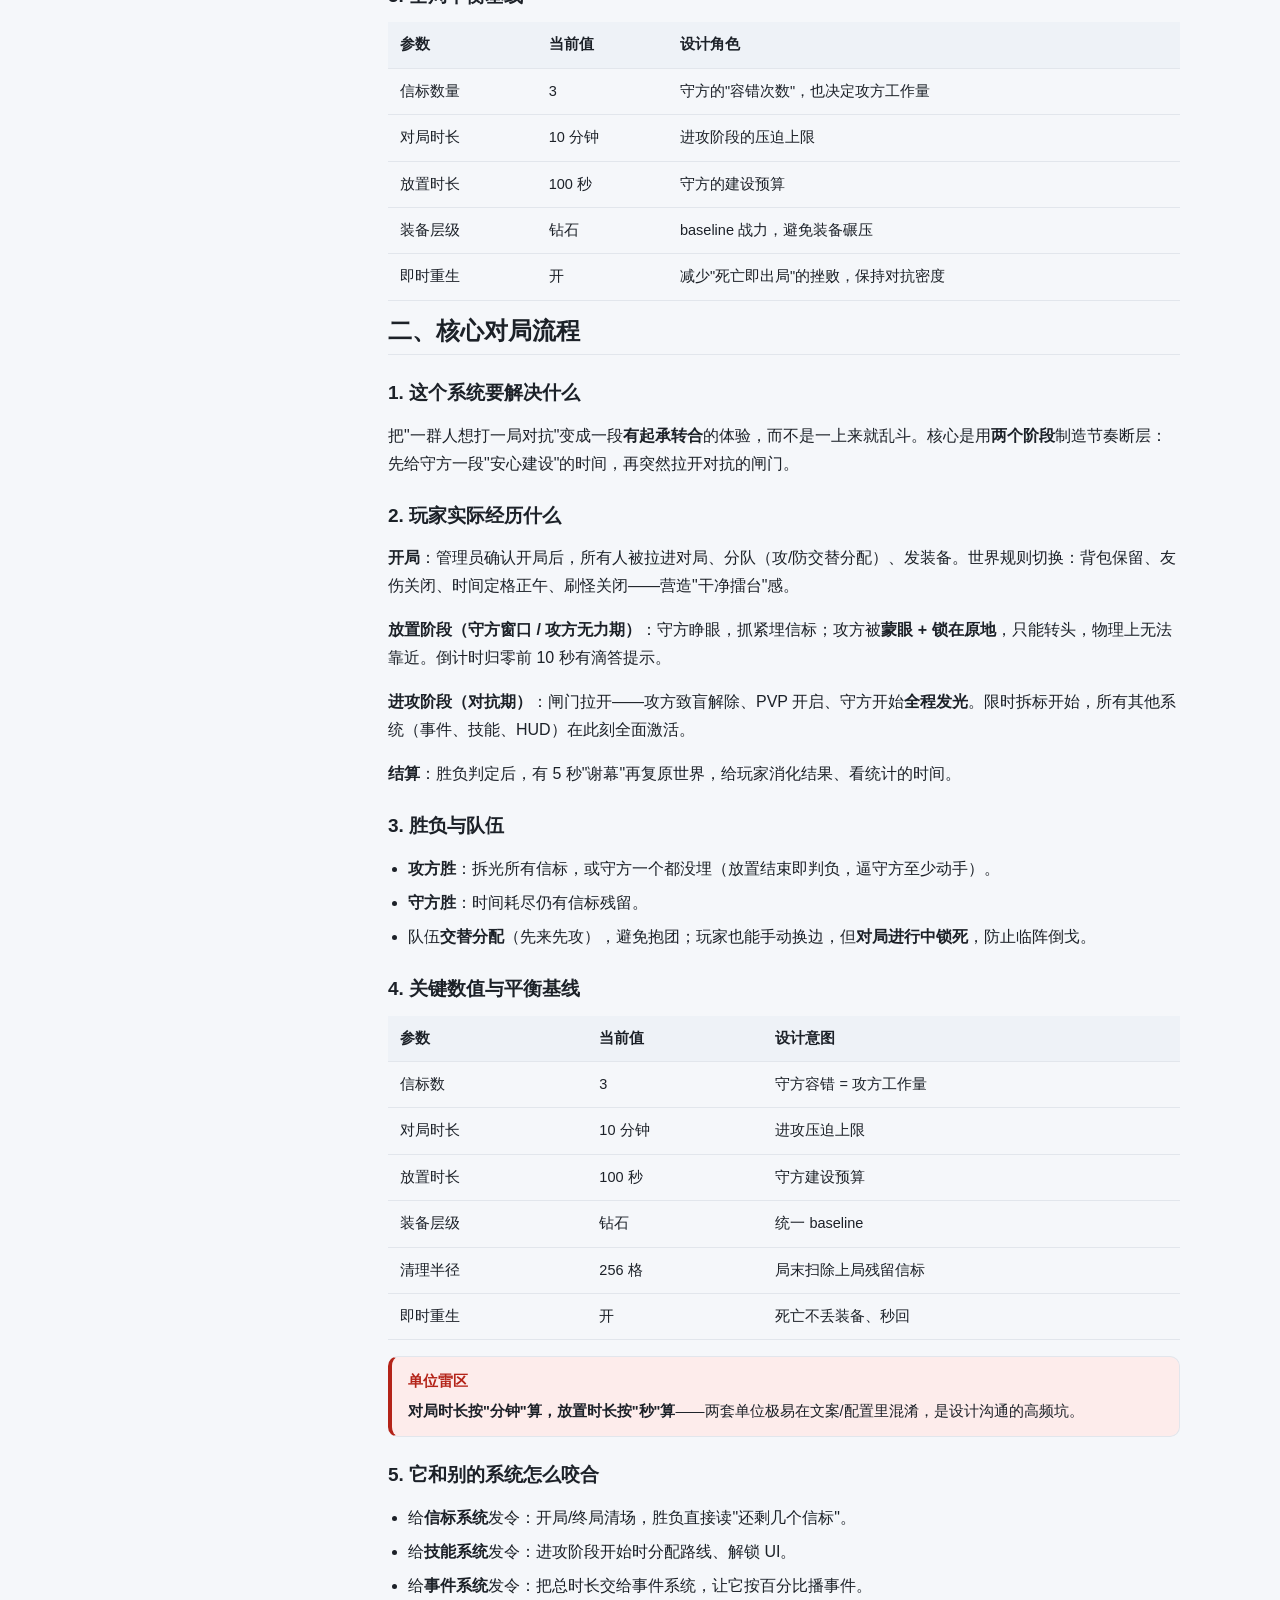
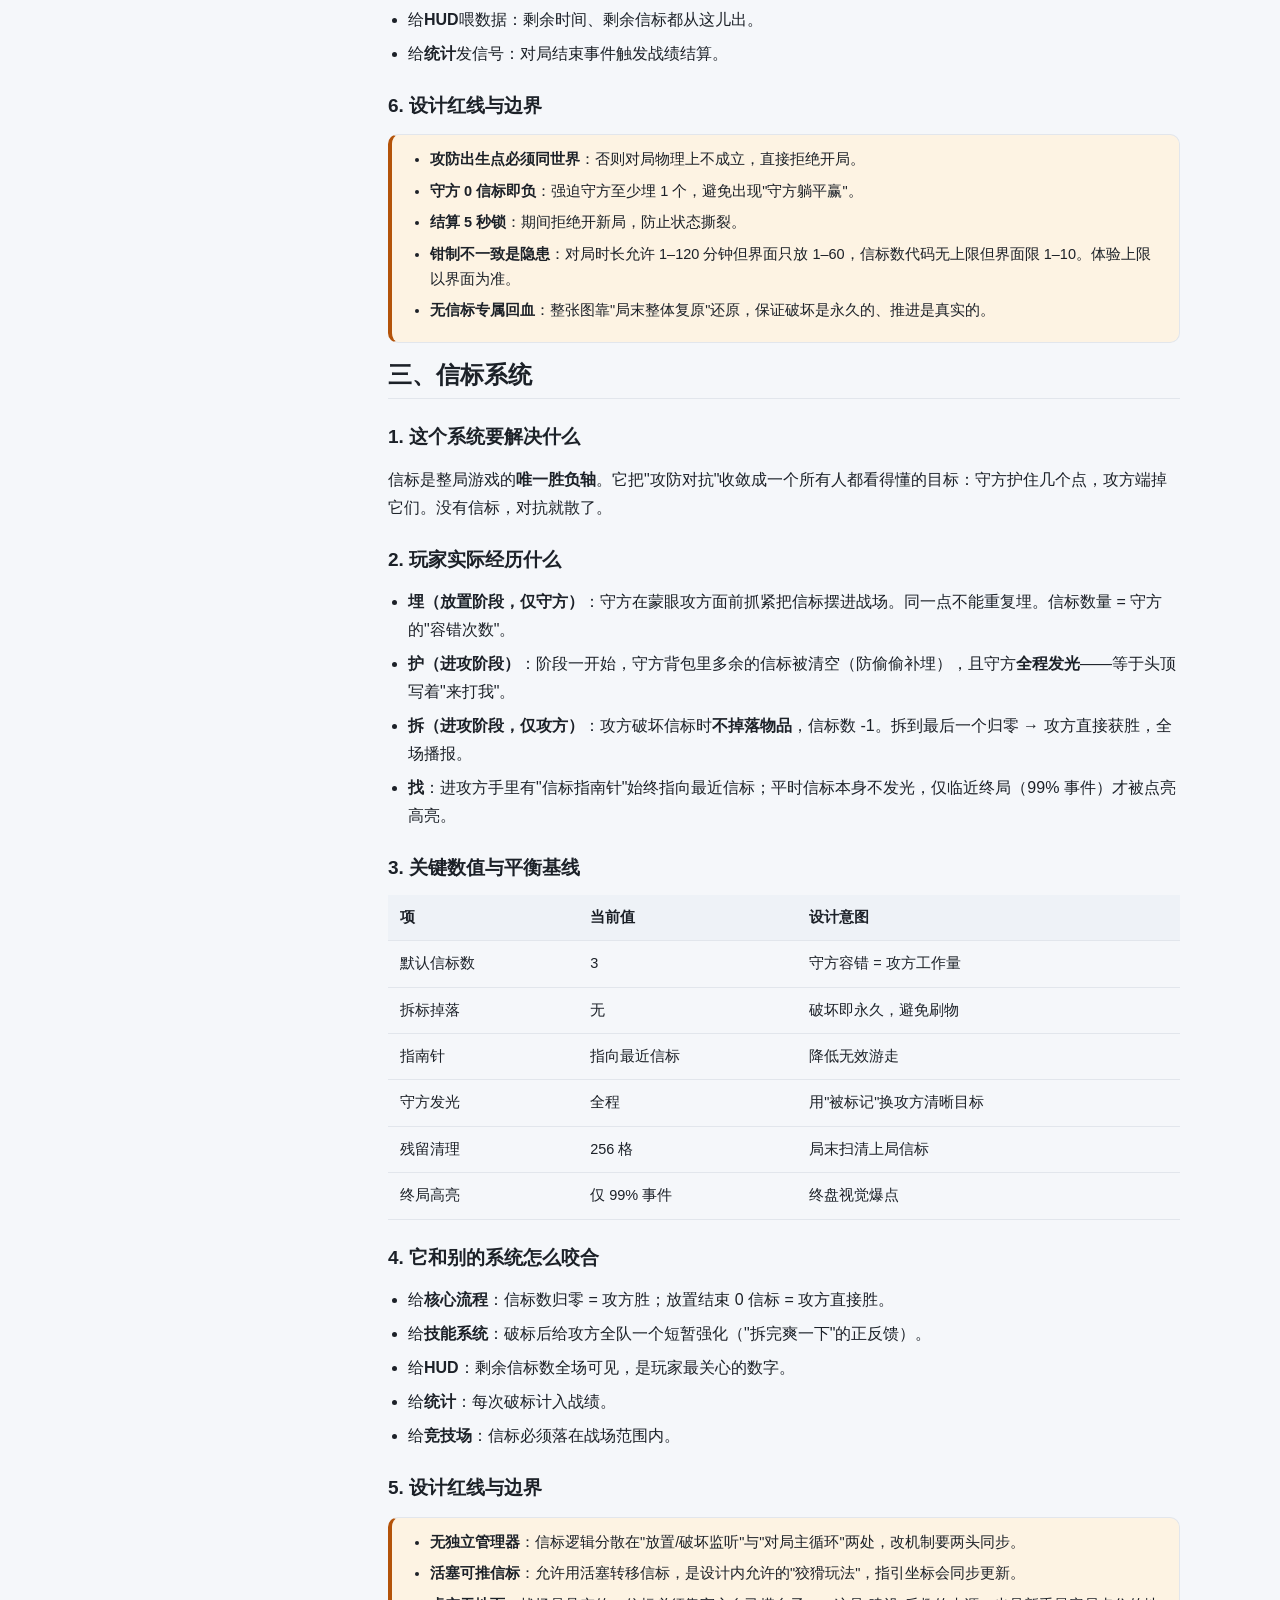
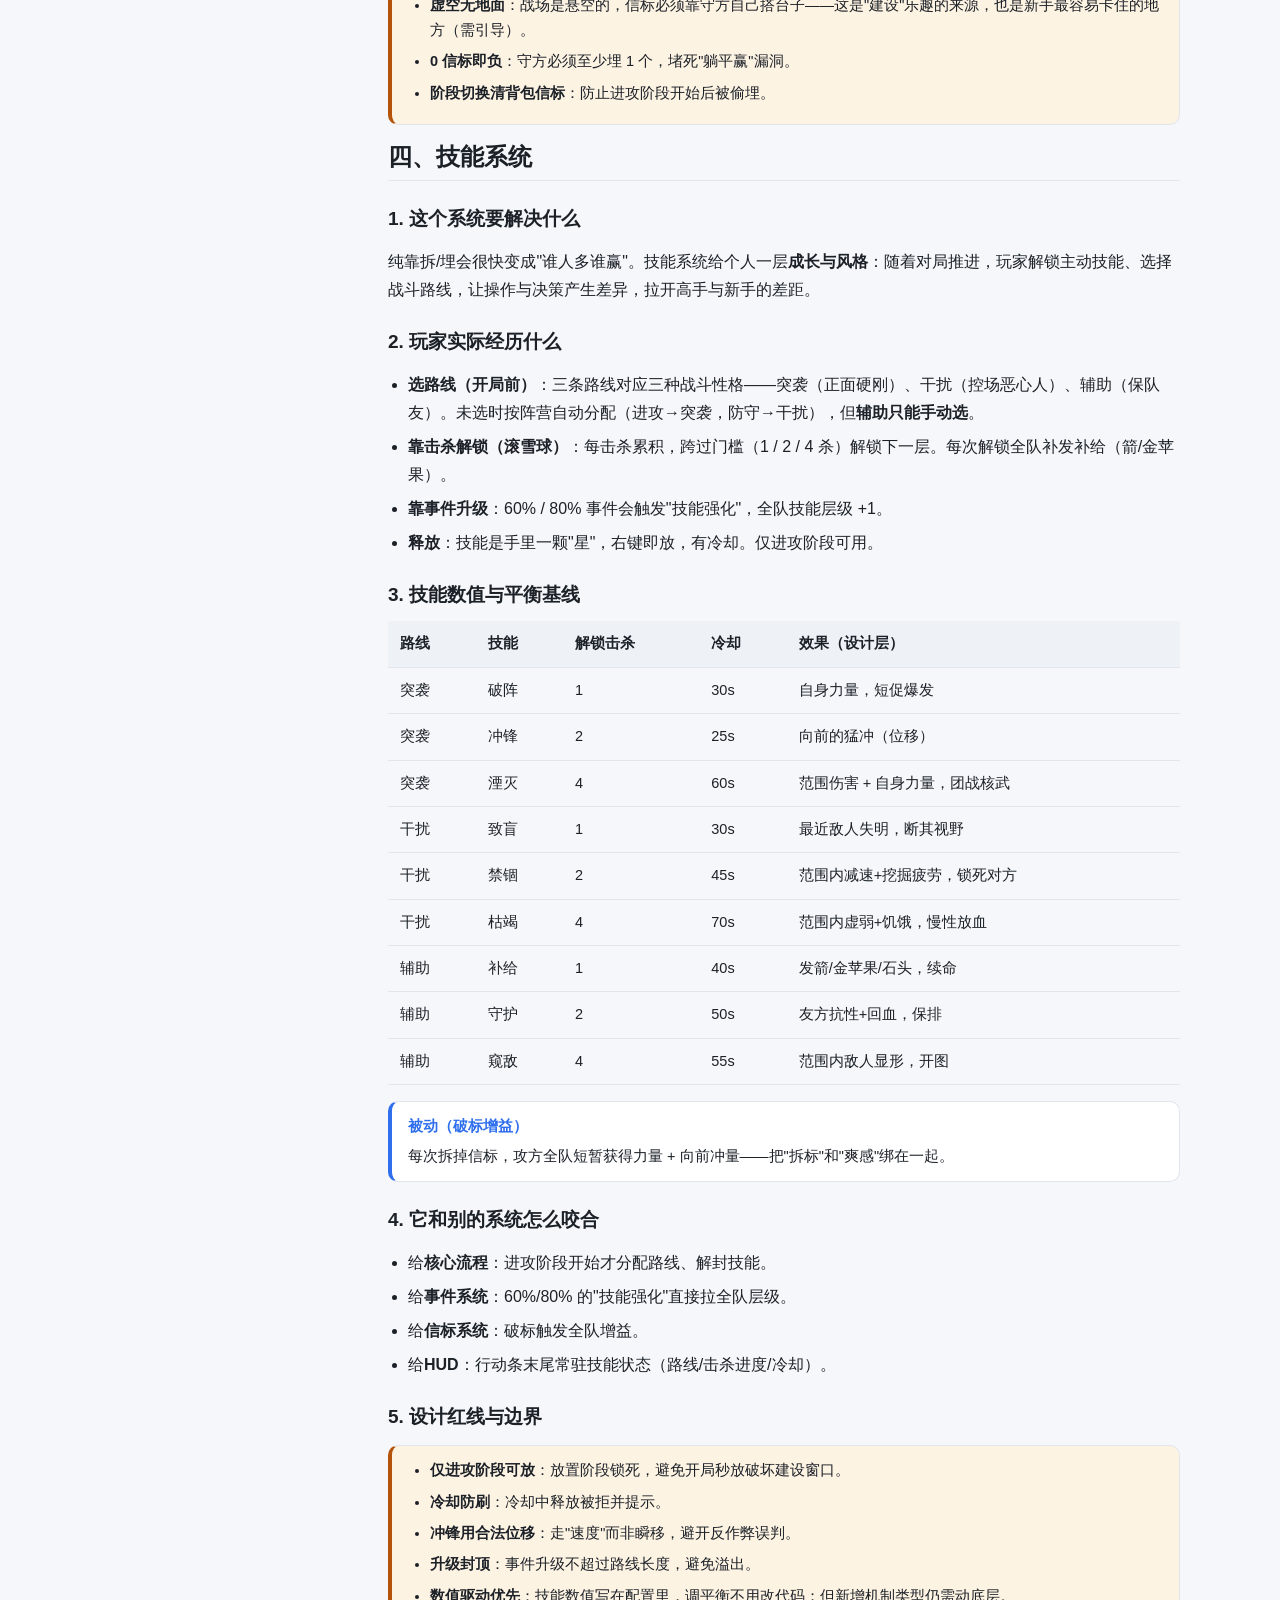
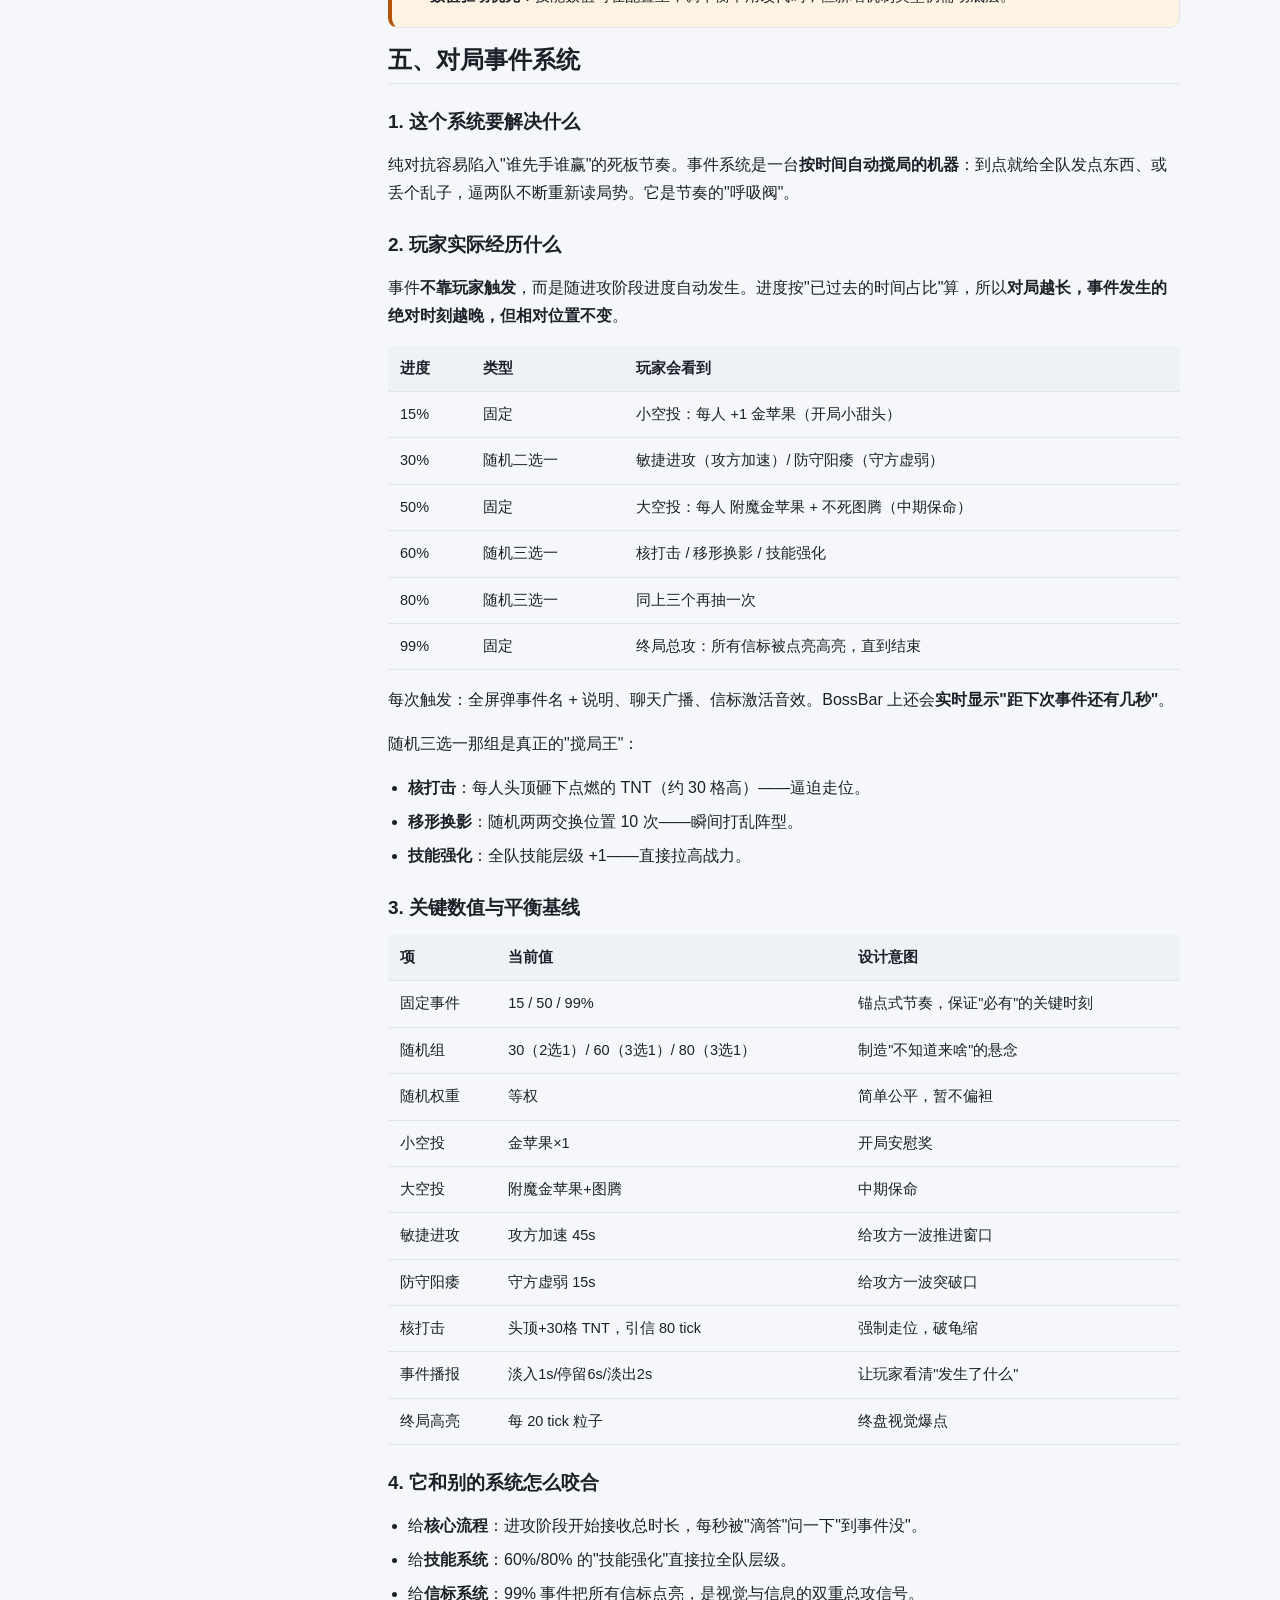
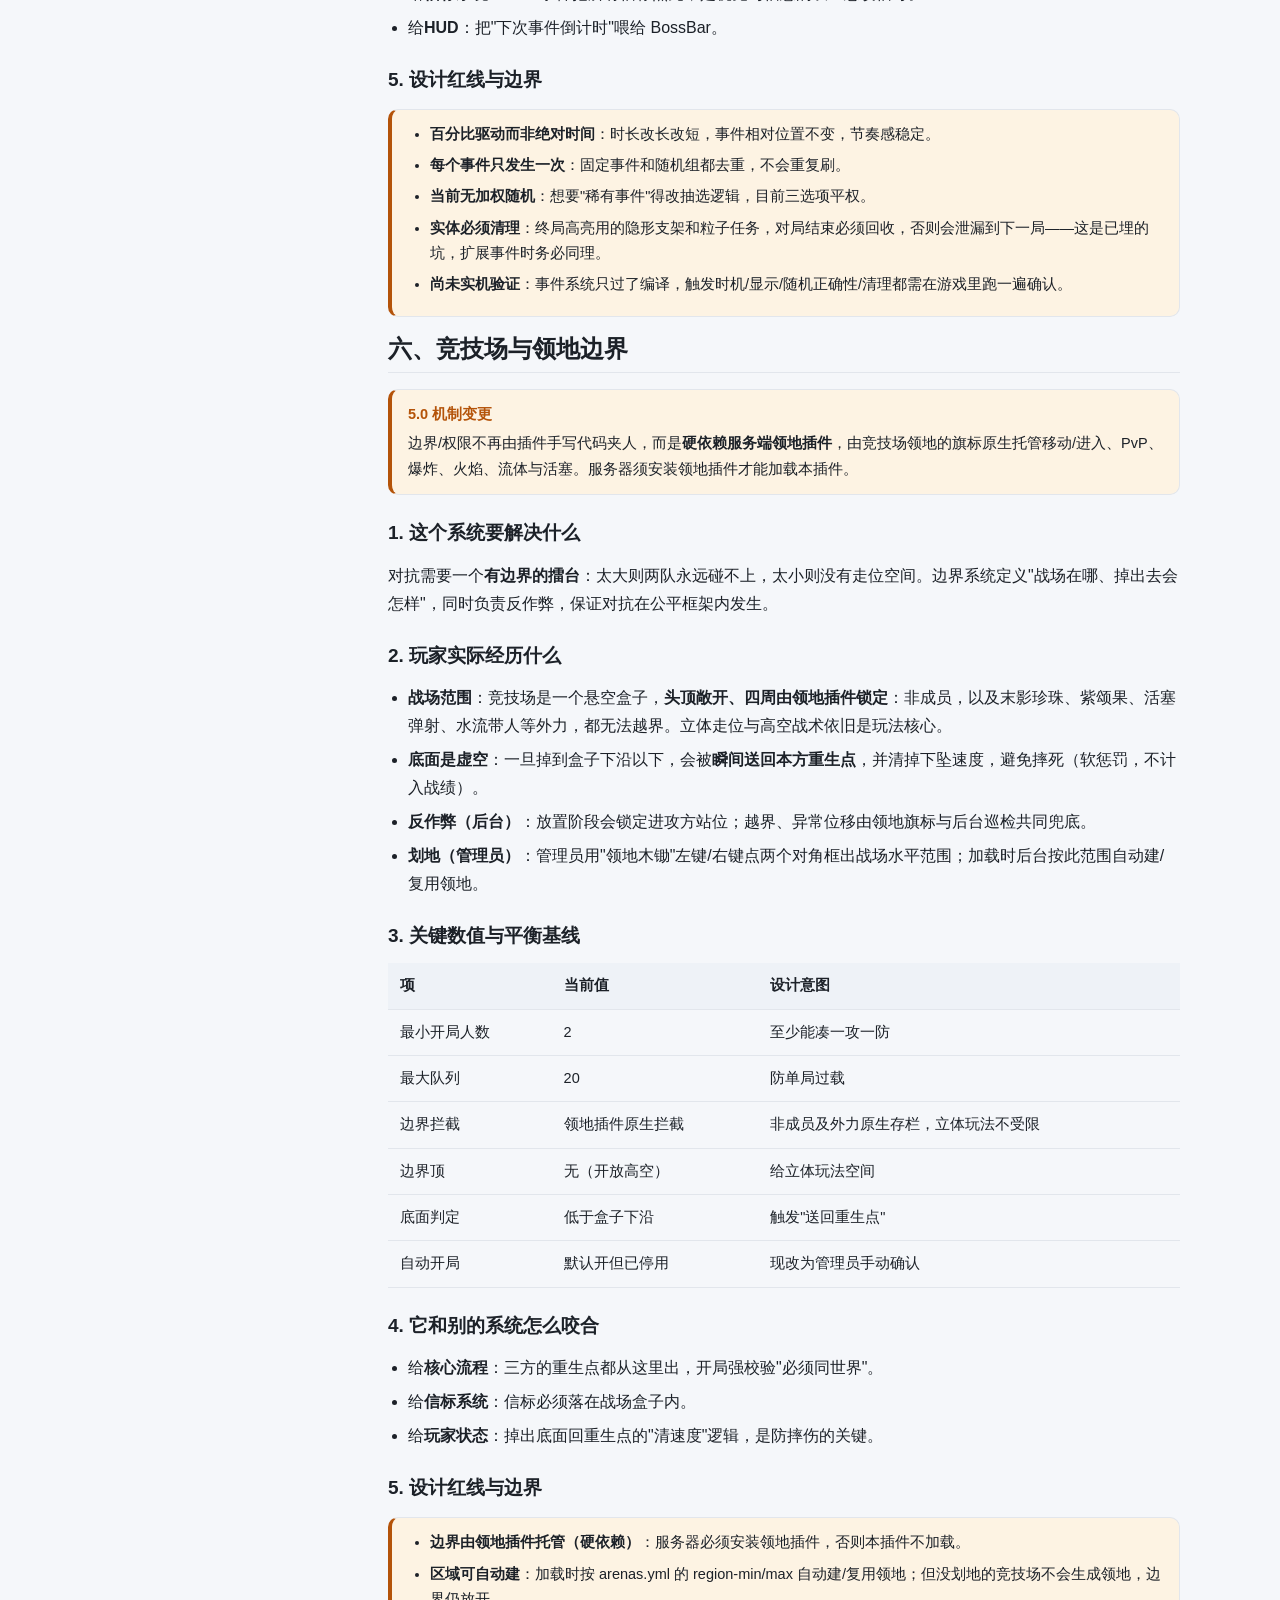
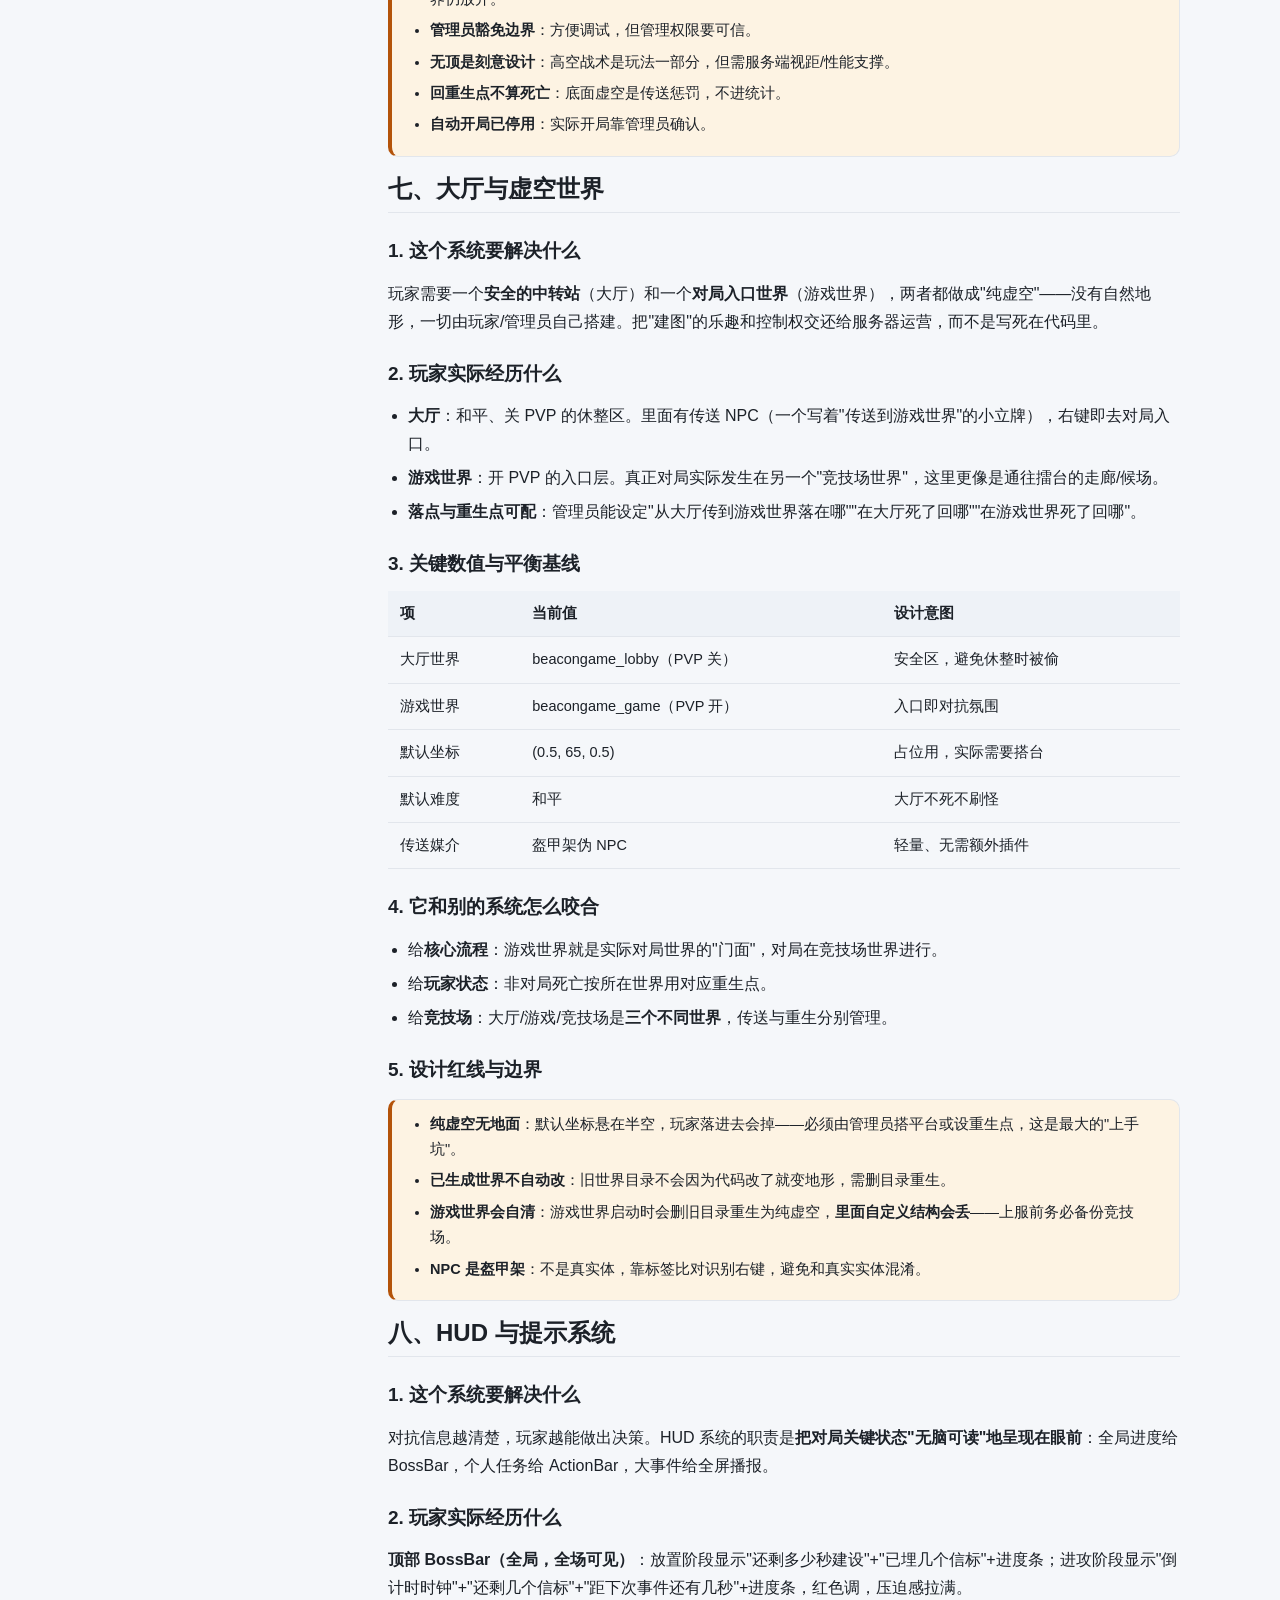
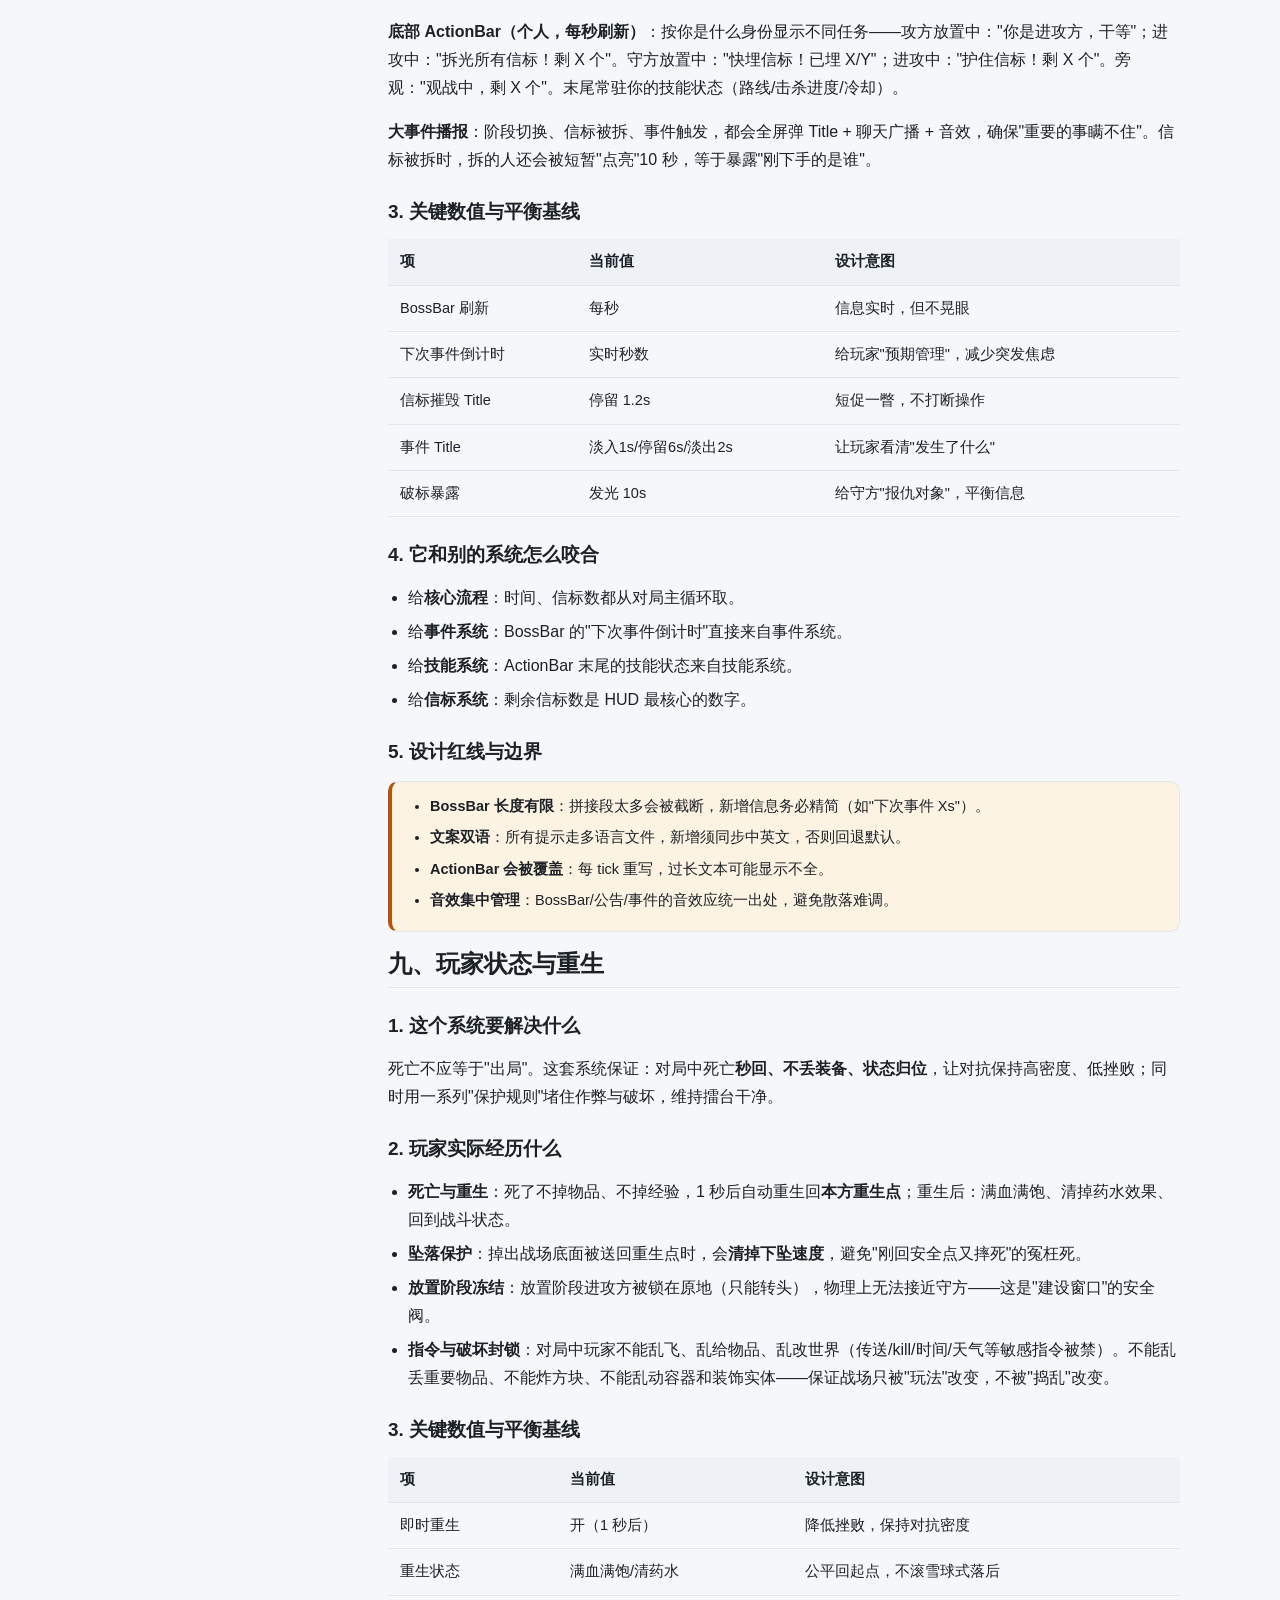
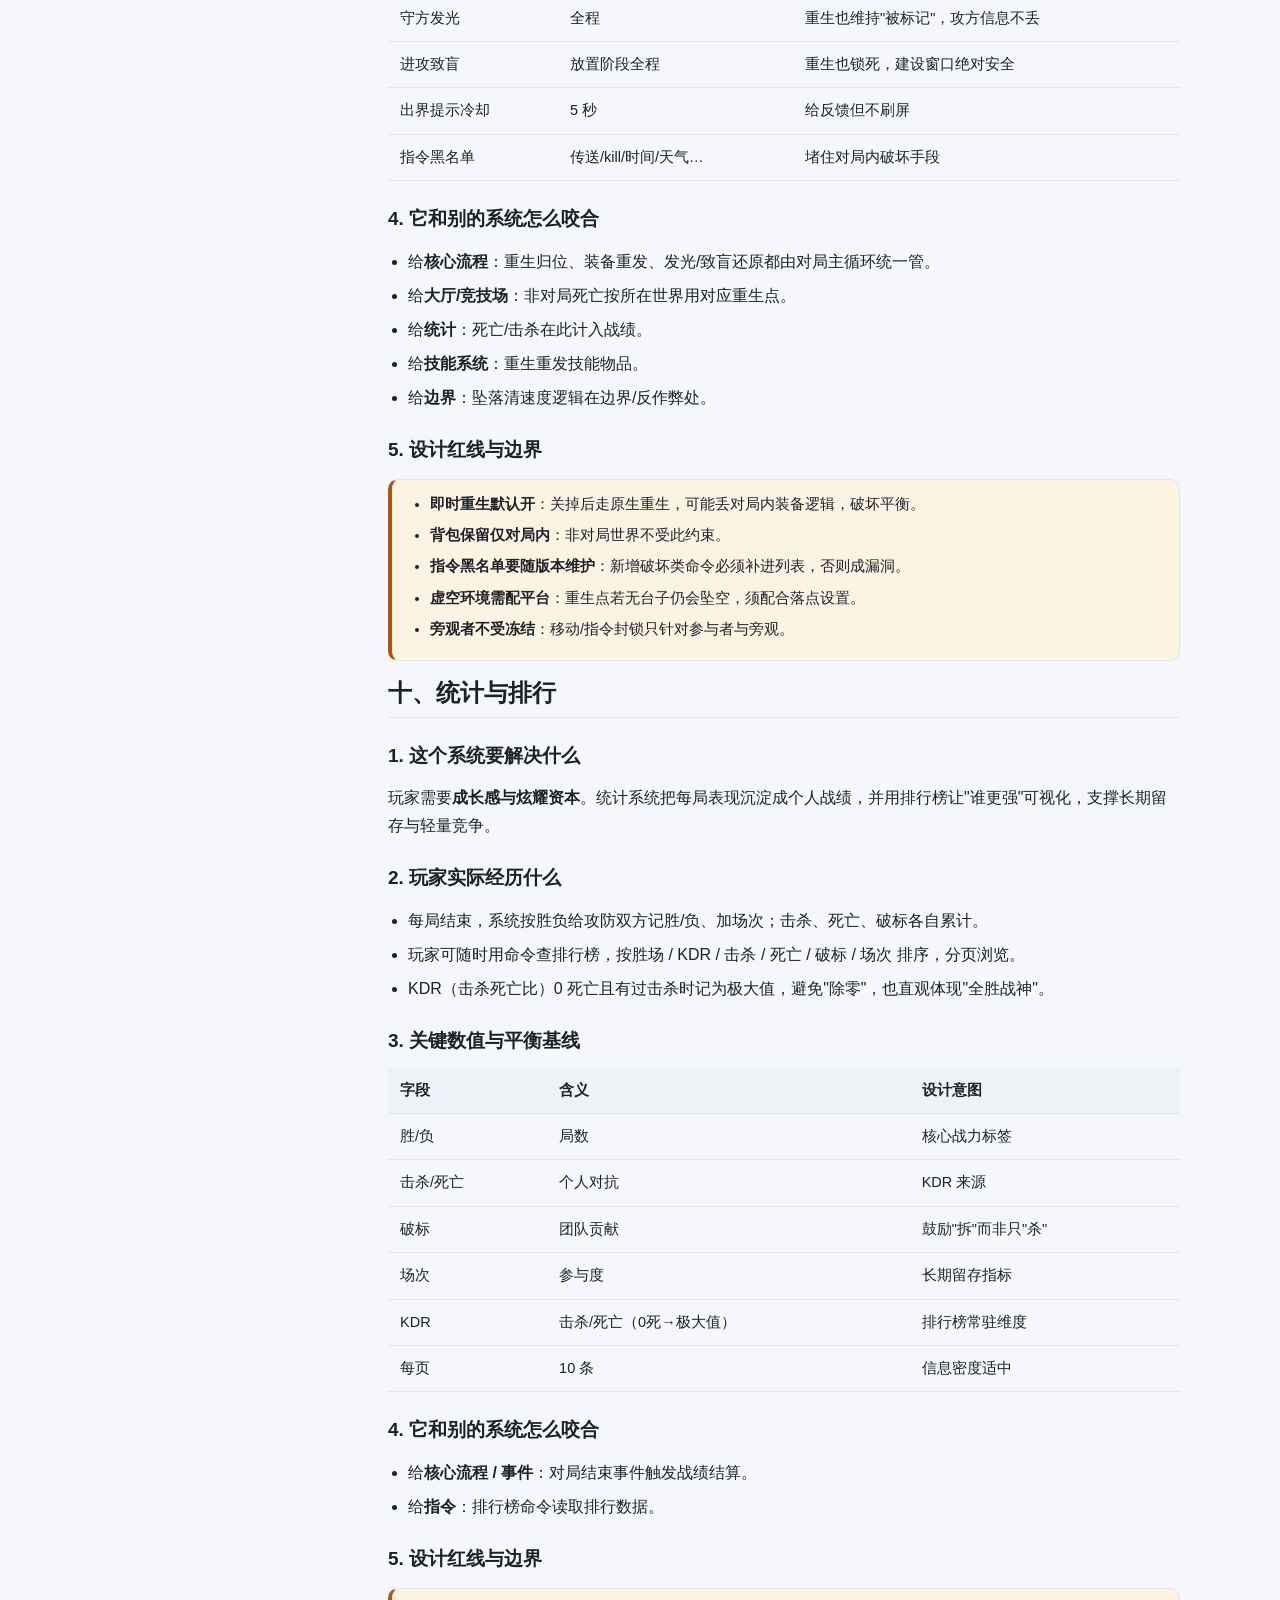
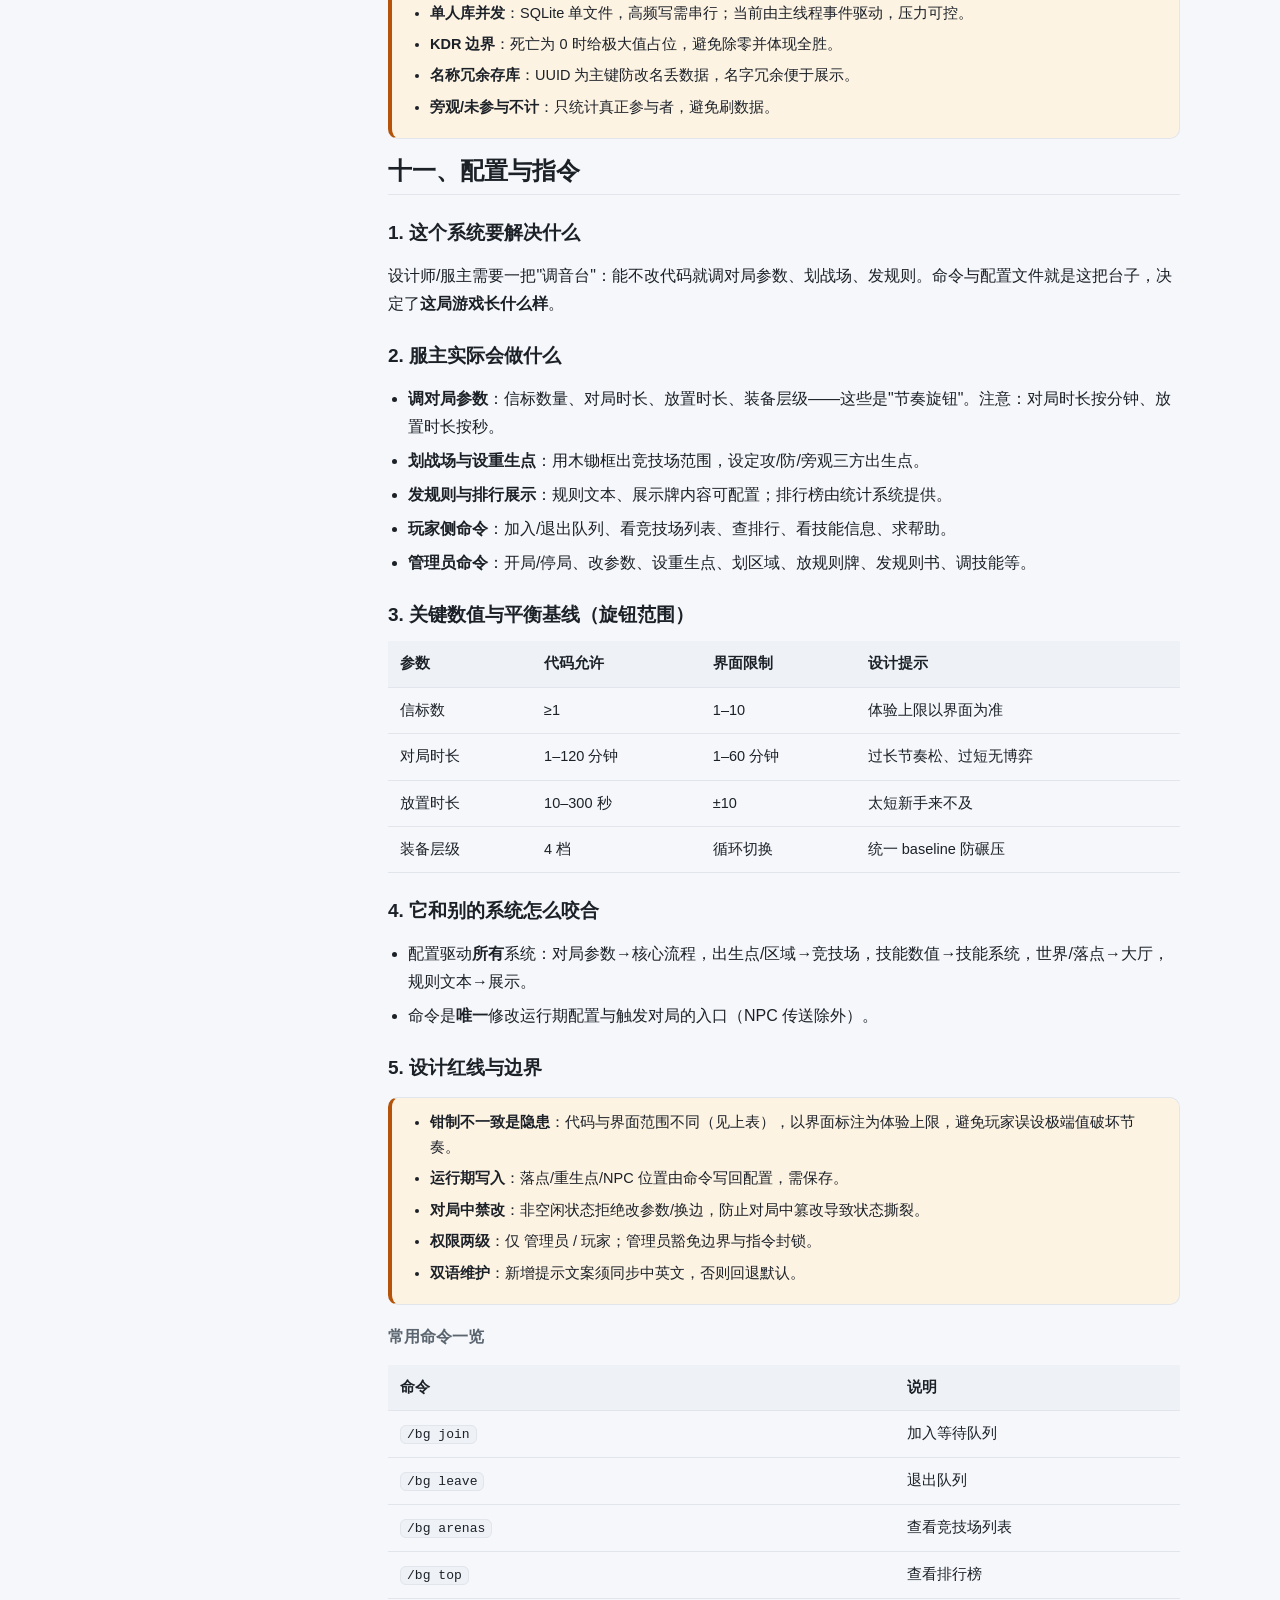
<file: design.html>
<!DOCTYPE html>
<html lang="zh-CN" data-theme="light">
<head>
  <meta charset="UTF-8" />
  <meta name="viewport" content="width=device-width, initial-scale=1" />
  <title>游戏设计文档 · BeaconGame Wiki</title>
  <meta name="description" content="信标攻防 Beacon Attack & Defense 机制设计文档：核心流程、信标、技能、事件、竞技场、大厅、HUD、重生、统计、配置与扩展点。" />
  <link rel="icon" href="data:image/svg+xml,<svg xmlns='http://www.w3.org/2000/svg' viewBox='0 0 100 100'><text y='.9em' font-size='90'>🏆</text></svg>" />
  <link rel="stylesheet" href="./css/style.css" />
  <script>
    (function () {
      try {
        var saved = localStorage.getItem('beacongame-theme');
        var theme = saved || (window.matchMedia && window.matchMedia('(prefers-color-scheme: dark)').matches ? 'dark' : 'light');
        document.documentElement.setAttribute('data-theme', theme);
        if (localStorage.getItem('beacongame-lang') === 'en') document.documentElement.classList.add('lang-en');
      } catch (e) {}
    })();
  </script>
</head>

<body>
  <nav id="navbar"></nav>

  <header class="hero">
    <div class="wrap">
      <p class="hero-kicker" data-en="From a mechanics-design perspective">机制设计视角</p>
      <h1 class="hero-title" data-en="Beacon Attack & Defense · Game Design Doc">信标攻防 · 游戏设计文档</h1>
      <p class="hero-desc" data-en="Describes what players experience and why each mechanic holds — not implementation details. Organized by system; numbers are annotated with their design intent, and key boundaries are captured as red lines. Plugin version: BeaconGame-6.5.">描述玩家会感受到什么、每个机制为何成立，而非实现细节。全文按系统拆分章节，数值均标注「设计意图」，关键边界以「设计红线」收束。对应插件版本：BeaconGame-6.5。</p>
      <div class="hero-actions">
        <a class="btn btn-primary" href="./download/BeaconGame-6.5.jar" data-en="Download v6.5">下载 v6.5</a>
        <a class="btn" href="./changelog.html" data-en="Changelog">查看更新日志</a>
      </div>
    </div>
  </header>

  <div class="docs">
    <aside id="sidebar"></aside>

    <div class="docs-content">

      <!-- ============ 一、总览与术语 ============ -->
      <section id="ch1">
        <h2 class="doc-h2" data-en="1 · Overview & Terms">一、总览与术语</h2>

        <h3 class="doc-h3" data-en="1. One-line definition">1. 一句话定义</h3>
        <p data-en="A match of <strong>asymmetric timed attack/defense</strong>: defenders bury beacons in a short window; attackers breach them before time runs out. All beacons gone = attackers win; surviving until time ends = defenders win.">一局<strong>不对称限时攻防</strong>：防守方用短暂窗口埋下信标，进攻方随后限时拆除。信标全灭则攻方胜，撑到时间结束则守方胜。</p>

        <h3 class="doc-h3" data-en="2. Design pillars">2. 设计支柱（Design Pillars）</h3>
        <ul class="clean">
          <li data-en="<strong>Asymmetric yet fair</strong>: attacker/defender capabilities mirror and complement each other; outcome depends on execution, not innate strength."><strong>不对称但公平</strong>：攻防能力镜像互补，胜负取决于执行力而非先天强弱。</li>
          <li data-en="<strong>Time is pressure</strong>: the blind during placement and the clock during assault together create countdown tension."><strong>时间即压力</strong>：放置阶段的"盲"与进攻阶段的"钟"，共同制造倒计时的紧迫感。</li>
          <li data-en="<strong>Random disruption</strong>: the event system periodically breaks the stalemate, forcing both teams to re-evaluate."><strong>随机搅局</strong>：事件系统定期打破均势，逼两队不断重新评估局势。</li>
          <li data-en="<strong>Growth feedback</strong>: kills and breaches upgrade skills, letting the lead snowball while giving the losing side a comeback window."><strong>成长正反馈</strong>：击杀与破标带来技能升级，让优势方滚雪球、劣势方看到翻盘窗口。</li>
        </ul>

        <h3 class="doc-h3" data-en="3. Match life cycle (rhythm map)">3. 一局的生命周期（节奏地图）</h3>
        <pre><code>大厅集合 → 加入队列 → 管理员开局
   ├─ 放置阶段（守方睁眼埋雷，攻方被蒙眼锁死）
   └─ 进攻阶段（限时拆标 + 事件搅局 + 技能对撞）
        ├─ 信标全灭 → 攻方胜
        └─ 时间耗尽仍有信标 → 守方胜
   → 5 秒结算复原 → 回大厅</code></pre>

        <h3 class="doc-h3" data-en="4. Terms (design view)">4. 术语（设计视角）</h3>
        <div class="table-wrap">
          <table>
            <thead><tr><th data-en="Term">词</th><th data-en="Design meaning">设计含义</th></tr></thead>
            <tbody>
              <tr><td data-en="Beacon">信标</td><td data-en="The defenders single objective and the attackers only target">守方的"命根子"，也是攻方的唯一目标物</td></tr>
              <tr><td data-en="Attacker">进攻方</td><td data-en="The breacher; a blind and bound figure during placement">拆标者；放置阶段是"瞎子+被绑住"</td></tr>
              <tr><td data-en="Defender">防守方</td><td data-en="The hider; glows and is marked the whole match">埋标者；对局中全程"发光被盯"</td></tr>
              <tr><td data-en="Placement phase">放置阶段</td><td data-en="Defenders building window; attackers helpless period">守方的"建设窗口"，攻方的"无力期"</td></tr>
              <tr><td data-en="Assault phase">进攻阶段</td><td data-en="The real fight; every system converges here">真正的对抗期，一切机制在此交汇</td></tr>
              <tr><td data-en="Arena">竞技场</td><td data-en="The floating battlefield (no natural terrain)">对局发生的悬空战场（无自然地形）</td></tr>
              <tr><td data-en="Skill route">技能路线</td><td data-en="A players three growth branches, each a combat style">玩家的三条成长分支，对应不同战斗风格</td></tr>
              <tr><td data-en="Event">事件</td><td data-en="A time-triggered external variable that shakes the rhythm">按时间触发的"外部变量"，用来搅动节奏</td></tr>
              <tr><td data-en="Respawn point">重生点</td><td data-en="Safe coords to return to on death; attacker/defender/spectator">死亡后回到的安全坐标，分攻/防/旁观</td></tr>
            </tbody>
          </table>
        </div>

        <h3 class="doc-h3" data-en="5. Global balance baseline">5. 全局平衡基线</h3>
        <div class="table-wrap">
          <table>
            <thead><tr><th data-en="Param">参数</th><th data-en="Current">当前值</th><th data-en="Design role">设计角色</th></tr></thead>
            <tbody>
              <tr><td data-en="Beacon count">信标数量</td><td>3</td><td data-en="Defenders error budget; also the attackers workload">守方的"容错次数"，也决定攻方工作量</td></tr>
              <tr><td data-en="Match length">对局时长</td><td>10 分钟</td><td data-en="Upper bound of assault pressure">进攻阶段的压迫上限</td></tr>
              <tr><td data-en="Placement time">放置时长</td><td>100 秒</td><td data-en="Defenders build budget">守方的建设预算</td></tr>
              <tr><td data-en="Gear tier">装备层级</td><td>钻石</td><td data-en="Baseline power; avoids gear dominance">baseline 战力，避免装备碾压</td></tr>
              <tr><td data-en="Instant respawn">即时重生</td><td>开</td><td data-en="Less frustration, denser fights">减少"死亡即出局"的挫败，保持对抗密度</td></tr>
            </tbody>
          </table>
        </div>
      </section>

      <!-- ============ 二、核心对局流程 ============ -->
      <section id="ch2">
        <h2 class="doc-h2" data-en="2 · Match Flow">二、核心对局流程</h2>

        <h3 class="doc-h3" data-en="1. What this system solves">1. 这个系统要解决什么</h3>
        <p data-en="Turn a group wanting a fight into an experience with <strong>rising action and resolution</strong>, instead of instant brawling. The core is using <strong>two phases</strong> to create a rhythm break: first give defenders a safe building window, then suddenly open the gate to combat.">把"一群人想打一局对抗"变成一段<strong>有起承转合</strong>的体验，而不是一上来就乱斗。核心是用<strong>两个阶段</strong>制造节奏断层：先给守方一段"安心建设"的时间，再突然拉开对抗的闸门。</p>

        <h3 class="doc-h3" data-en="2. What players actually experience">2. 玩家实际经历什么</h3>
        <p data-en="<strong>Kickoff</strong>: after the admin confirms, everyone is pulled in, split into teams (attack/defense alternating), and geared up. World rules switch: inventory kept, friendly fire off, time locked at noon, mob spawning off — a clean-arena feel."><strong>开局</strong>：管理员确认开局后，所有人被拉进对局、分队（攻/防交替分配）、发装备。世界规则切换：背包保留、友伤关闭、时间定格正午、刷怪关闭——营造"干净擂台"感。</p>
        <p data-en="<strong>Placement phase (defender window / attacker helpless)</strong>: defenders, eyes open, rush to bury beacons; attackers are <strong>blinded and frozen in place</strong>, able only to turn their heads, physically unable to approach. A 10-second tick warns before the countdown hits zero."><strong>放置阶段（守方窗口 / 攻方无力期）</strong>：守方睁眼，抓紧埋信标；攻方被<strong>蒙眼 + 锁在原地</strong>，只能转头，物理上无法靠近。倒计时归零前 10 秒有滴答提示。</p>
        <p data-en="<strong>Assault phase (the fight)</strong>: the gate opens — attackers unblinded, PvP on, defenders start <strong>glowing the whole phase</strong>. The timed breach begins; all other systems (events, skills, HUD) fully activate now."><strong>进攻阶段（对抗期）</strong>：闸门拉开——攻方致盲解除、PVP 开启、守方开始<strong>全程发光</strong>。限时拆标开始，所有其他系统（事件、技能、HUD）在此刻全面激活。</p>
        <p data-en="<strong>Settlement</strong>: after the win/loss is decided, a 5-second curtain lets players digest the result and read the stats before the world is restored."><strong>结算</strong>：胜负判定后，有 5 秒"谢幕"再复原世界，给玩家消化结果、看统计的时间。</p>

        <h3 class="doc-h3" data-en="3. Win/loss and teams">3. 胜负与队伍</h3>
        <ul class="clean">
          <li data-en="<strong>Attackers win</strong>: all beacons destroyed, or defenders buried none (auto-loss at placement end, forcing at least one)."><strong>攻方胜</strong>：拆光所有信标，或守方一个都没埋（放置结束即判负，逼守方至少动手）。</li>
          <li data-en="<strong>Defenders win</strong>: time expires with at least one beacon remaining."><strong>守方胜</strong>：时间耗尽仍有信标残留。</li>
          <li data-en="Teams are <strong>alternating</strong> (first-come first-attack) to avoid stacking; players may switch sides manually, but it is <strong>locked mid-match</strong> to prevent betrayal.">队伍<strong>交替分配</strong>（先来先攻），避免抱团；玩家也能手动换边，但<strong>对局进行中锁死</strong>，防止临阵倒戈。</li>
        </ul>

        <h3 class="doc-h3" data-en="4. Key numbers & balance baseline">4. 关键数值与平衡基线</h3>
        <div class="table-wrap">
          <table>
            <thead><tr><th data-en="Param">参数</th><th data-en="Current">当前值</th><th data-en="Design intent">设计意图</th></tr></thead>
            <tbody>
              <tr><td data-en="Beacon count">信标数</td><td>3</td><td data-en="Defender error budget = attacker workload">守方容错 = 攻方工作量</td></tr>
              <tr><td data-en="Match length">对局时长</td><td>10 分钟</td><td data-en="Upper bound of assault pressure">进攻压迫上限</td></tr>
              <tr><td data-en="Placement time">放置时长</td><td>100 秒</td><td data-en="Defender build budget">守方建设预算</td></tr>
              <tr><td data-en="Gear tier">装备层级</td><td>钻石</td><td data-en="Unified baseline">统一 baseline</td></tr>
              <tr><td data-en="Cleanup radius">清理半径</td><td>256 格</td><td data-en="Sweep last-match beacons">局末扫除上局残留信标</td></tr>
              <tr><td data-en="Instant respawn">即时重生</td><td>开</td><td data-en="No drop, instant return">死亡不丢装备、秒回</td></tr>
            </tbody>
          </table>
        </div>
        <div class="callout callout-danger">
          <span class="callout-title" data-en="Unit landmine">单位雷区</span>
          <span data-en="<strong>Match length is in minutes, placement time is in seconds</strong> — the two units are easily confused in docs/config, a frequent communication pitfall."><strong>对局时长按"分钟"算，放置时长按"秒"算</strong>——两套单位极易在文案/配置里混淆，是设计沟通的高频坑。</span>
        </div>

        <h3 class="doc-h3" data-en="5. How it meshes with other systems">5. 它和别的系统怎么咬合</h3>
        <ul class="clean">
          <li data-en="To <strong>Beacon system</strong>: issues open/close clears; win/loss simply reads how many beacons remain.">给<strong>信标系统</strong>发令：开局/终局清场，胜负直接读"还剩几个信标"。</li>
          <li data-en="To <strong>Skill system</strong>: at assault start, assigns routes and unlocks the UI.">给<strong>技能系统</strong>发令：进攻阶段开始时分配路线、解锁 UI。</li>
          <li data-en="To <strong>Event system</strong>: hands the total length to events so they fire by percentage.">给<strong>事件系统</strong>发令：把总时长交给事件系统，让它按百分比播事件。</li>
          <li data-en="To <strong>HUD</strong>: feeds remaining time and remaining beacons.">给<strong>HUD</strong>喂数据：剩余时间、剩余信标都从这儿出。</li>
          <li data-en="To <strong>Stats</strong>: the match-end event triggers score settlement.">给<strong>统计</strong>发信号：对局结束事件触发战绩结算。</li>
        </ul>

        <h3 class="doc-h3" data-en="6. Design red lines & boundaries">6. 设计红线与边界</h3>
        <div class="callout callout-warn">
          <ul class="checks">
            <li data-en="<strong>Attack/defense spawns must share a world</strong>: otherwise the match is physically invalid; kickoff is refused."><strong>攻防出生点必须同世界</strong>：否则对局物理上不成立，直接拒绝开局。</li>
            <li data-en="<strong>0 beacons = defender loss</strong>: forces at least one placement, blocking the lie-down win."><strong>守方 0 信标即负</strong>：强迫守方至少埋 1 个，避免出现"守方躺平赢"。</li>
            <li data-en="<strong>5-second settlement lock</strong>: refuses new matches, preventing state tearing."><strong>结算 5 秒锁</strong>：期间拒绝开新局，防止状态撕裂。</li>
            <li data-en="<strong>Inconsistent clamp is a hazard</strong>: match length allows 1–120 min but UI only shows 1–60; beacon count is unbound in code but UI caps 1–10. UI is the experience ceiling."><strong>钳制不一致是隐患</strong>：对局时长允许 1–120 分钟但界面只放 1–60，信标数代码无上限但界面限 1–10。体验上限以界面为准。</li>
            <li data-en="<strong>No beacon-specific healing</strong>: the whole map restores only at match end, so destruction is permanent and progress real."><strong>无信标专属回血</strong>：整张图靠"局末整体复原"还原，保证破坏是永久的、推进是真实的。</li>
          </ul>
        </div>
      </section>

      <!-- ============ 三、信标系统 ============ -->
      <section id="ch3">
        <h2 class="doc-h2" data-en="3 · Beacon System">三、信标系统</h2>

        <h3 class="doc-h3" data-en="1. What this system solves">1. 这个系统要解决什么</h3>
        <p data-en="The beacon is the matches <strong>single win axis</strong>. It collapses attack/defense into one goal everyone understands: defenders protect a few points, attackers take them down. Without beacons, the fight scatters.">信标是整局游戏的<strong>唯一胜负轴</strong>。它把"攻防对抗"收敛成一个所有人都看得懂的目标：守方护住几个点，攻方端掉它们。没有信标，对抗就散了。</p>

        <h3 class="doc-h3" data-en="2. What players actually experience">2. 玩家实际经历什么</h3>
        <ul class="clean">
          <li data-en="<strong>Bury (placement, defenders only)</strong>: bury beacons into the arena before blinded attackers. No duplicate at one spot. Count = defenders error budget."><strong>埋（放置阶段，仅守方）</strong>：守方在蒙眼攻方面前抓紧把信标摆进战场。同一点不能重复埋。信标数量 = 守方的"容错次数"。</li>
          <li data-en="<strong>Guard (assault)</strong>: at phase start, extra beacons are cleared from defenders inventories (no sneaky rebury), and defenders <strong>glow the whole phase</strong> — a target over their heads."><strong>护（进攻阶段）</strong>：阶段一开始，守方背包里多余的信标被清空（防偷偷补埋），且守方<strong>全程发光</strong>——等于头顶写着"来打我"。</li>
          <li data-en="<strong>Breach (assault, attackers only)</strong>: destroying a beacon <strong>drops nothing</strong>; count -1. Hitting zero = immediate attacker win, broadcasted."><strong>拆（进攻阶段，仅攻方）</strong>：攻方破坏信标时<strong>不掉落物品</strong>，信标数 -1。拆到最后一个归零 → 攻方直接获胜，全场播报。</li>
          <li data-en="<strong>Find</strong>: attackers hold a beacon compass always pointing to the nearest beacon; beacons stay dark until the 99% event lights them as a final-sprint signal."><strong>找</strong>：进攻方手里有"信标指南针"始终指向最近信标；平时信标本身不发光，仅临近终局（99% 事件）才被点亮高亮。</li>
        </ul>

        <h3 class="doc-h3" data-en="3. Key numbers & balance baseline">3. 关键数值与平衡基线</h3>
        <div class="table-wrap">
          <table>
            <thead><tr><th data-en="Item">项</th><th data-en="Current">当前值</th><th data-en="Design intent">设计意图</th></tr></thead>
            <tbody>
              <tr><td data-en="Default beacon count">默认信标数</td><td>3</td><td data-en="Defender error budget = attacker workload">守方容错 = 攻方工作量</td></tr>
              <tr><td data-en="Breach drop">拆标掉落</td><td data-en="None">无</td><td data-en="Destruction is permanent; no item inflation">破坏即永久，避免刷物</td></tr>
              <tr><td data-en="Compass">指南针</td><td data-en="Points to nearest beacon">指向最近信标</td><td data-en="Cuts无效 wandering">降低无效游走</td></tr>
              <tr><td data-en="Defender glow">守方发光</td><td data-en="Whole phase">全程</td><td data-en="Marks defenders to balance attacker info gap">用"被标记"换攻方清晰目标</td></tr>
              <tr><td data-en="Residue cleanup">残留清理</td><td>256 格</td><td data-en="Sweep last-match beacons">局末扫清上局信标</td></tr>
              <tr><td data-en="Endgame highlight">终局高亮</td><td data-en="Only 99% event">仅 99% 事件</td><td data-en="Final visual climax">终盘视觉爆点</td></tr>
            </tbody>
          </table>
        </div>

        <h3 class="doc-h3" data-en="4. How it meshes with other systems">4. 它和别的系统怎么咬合</h3>
        <ul class="clean">
          <li data-en="<strong>Match flow</strong>: beacons at zero = attacker win; zero at placement end = immediate attacker win.">给<strong>核心流程</strong>：信标数归零 = 攻方胜；放置结束 0 信标 = 攻方直接胜。</li>
          <li data-en="<strong>Skill system</strong>: after a breach, the whole attacker team gets a short buff (a positive feedback for breaching).">给<strong>技能系统</strong>：破标后给攻方全队一个短暂强化（"拆完爽一下"的正反馈）。</li>
          <li data-en="<strong>HUD</strong>: remaining beacon count is the most-watched number.">给<strong>HUD</strong>：剩余信标数全场可见，是玩家最关心的数字。</li>
          <li data-en="<strong>Stats</strong>: every breach is recorded.">给<strong>统计</strong>：每次破标计入战绩。</li>
          <li data-en="<strong>Arena</strong>: beacons must land inside the arena box.">给<strong>竞技场</strong>：信标必须落在战场范围内。</li>
        </ul>

        <h3 class="doc-h3" data-en="5. Design red lines & boundaries">5. 设计红线与边界</h3>
        <div class="callout callout-warn">
          <ul class="checks">
            <li data-en="<strong>No standalone manager</strong>: beacon logic is split between placement/break listeners and the main loop; change both together."><strong>无独立管理器</strong>：信标逻辑分散在"放置/破坏监听"与"对局主循环"两处，改机制要两头同步。</li>
            <li data-en="<strong>Pistons may push beacons</strong>: an intended cunning play; the compass coordinate updates accordingly."><strong>活塞可推信标</strong>：允许用活塞转移信标，是设计内允许的"狡猾玩法"，指引坐标会同步更新。</li>
            <li data-en="<strong>Void has no floor</strong>: the arena floats, so beacons need a platform the defenders build — the source of building fun and a common newbie trap (needs guidance)."><strong>虚空无地面</strong>：战场是悬空的，信标必须靠守方自己搭台子——这是"建设"乐趣的来源，也是新手最容易卡住的地方（需引导）。</li>
            <li data-en="<strong>0 beacons = loss</strong>: defenders must bury at least one, closing the lie-down win."><strong>0 信标即负</strong>：守方必须至少埋 1 个，堵死"躺平赢"漏洞。</li>
            <li data-en="<strong>Clear beacon inventory at phase switch</strong>: prevents sneaky rebury after assault starts."><strong>阶段切换清背包信标</strong>：防止进攻阶段开始后被偷埋。</li>
          </ul>
        </div>
      </section>

      <!-- ============ 四、技能系统 ============ -->
      <section id="ch4">
        <h2 class="doc-h2" data-en="4 · Skill System">四、技能系统</h2>

        <h3 class="doc-h3" data-en="1. What this system solves">1. 这个系统要解决什么</h3>
        <p data-en="Pure bury/breach quickly becomes whoever-has-more-people wins. Skills add a layer of <strong>growth and style</strong>: as the match progresses, players unlock active skills and pick combat routes, making execution and decisions matter and widening the gap between experts and newcomers.">纯靠拆/埋会很快变成"谁人多谁赢"。技能系统给个人一层<strong>成长与风格</strong>：随着对局推进，玩家解锁主动技能、选择战斗路线，让操作与决策产生差异，拉开高手与新手的差距。</p>

        <h3 class="doc-h3" data-en="2. What players actually experience">2. 玩家实际经历什么</h3>
        <ul class="clean">
          <li data-en="<strong>Pick a route (pre-match)</strong>: three routes for three tempers — Assault (frontline), Disruption (crowd control), Support (teammates). Unpicked defaults by team (attack→assault, defense→disruption); Support must be picked manually."><strong>选路线（开局前）</strong>：三条路线对应三种战斗性格——突袭（正面硬刚）、干扰（控场恶心人）、辅助（保队友）。未选时按阵营自动分配（进攻→突袭，防守→干扰），但<strong>辅助只能手动选</strong>。</li>
          <li data-en="<strong>Unlock by kills (snowball)</strong>: each kill accumulates; crossing thresholds (1 / 2 / 4 kills) unlocks the next tier. Each unlock also resupplies the whole team (arrows/golden apples)."><strong>靠击杀解锁（滚雪球）</strong>：每击杀累积，跨过门槛（1 / 2 / 4 杀）解锁下一层。每次解锁全队补发补给（箭/金苹果）。</li>
          <li data-en="<strong>Upgrade by events</strong>: the 60% / 80% events trigger skill enhancement, +1 tier for the whole team."><strong>靠事件升级</strong>：60% / 80% 事件会触发"技能强化"，全队技能层级 +1。</li>
          <li data-en="<strong>Release</strong>: a skill is a star in hand, right-click to cast, on cooldown. Usable only in the assault phase."><strong>释放</strong>：技能是手里一颗"星"，右键即放，有冷却。仅进攻阶段可用。</li>
        </ul>

        <h3 class="doc-h3" data-en="3. Skill numbers & balance baseline">3. 技能数值与平衡基线</h3>
        <div class="table-wrap">
          <table>
            <thead><tr><th data-en="Route">路线</th><th data-en="Skill">技能</th><th data-en="Kill to unlock">解锁击杀</th><th data-en="Cooldown">冷却</th><th data-en="Effect (design)">效果（设计层）</th></tr></thead>
            <tbody>
              <tr><td data-en="Assault">突袭</td><td data-en="Break">破阵</td><td>1</td><td>30s</td><td data-en="Self strength, short burst">自身力量，短促爆发</td></tr>
              <tr><td data-en="Assault">突袭</td><td data-en="Charge">冲锋</td><td>2</td><td>25s</td><td data-en="Forward dash (movement)">向前的猛冲（位移）</td></tr>
              <tr><td data-en="Assault">突袭</td><td data-en="Annihilate">湮灭</td><td>4</td><td>60s</td><td data-en="AoE damage + self strength, teamfight nuke">范围伤害 + 自身力量，团战核武</td></tr>
              <tr><td data-en="Disruption">干扰</td><td data-en="Blind">致盲</td><td>1</td><td>30s</td><td data-en="Blind nearest enemy, cut their vision">最近敌人失明，断其视野</td></tr>
              <tr><td data-en="Disruption">干扰</td><td data-en="Bind">禁锢</td><td>2</td><td>45s</td><td data-en="Slow + mining fatigue in area, lock them down">范围内减速+挖掘疲劳，锁死对方</td></tr>
              <tr><td data-en="Disruption">干扰</td><td data-en="Drain">枯竭</td><td>4</td><td>70s</td><td data-en="Weakness + hunger in area, slow bleed">范围内虚弱+饥饿，慢性放血</td></tr>
              <tr><td data-en="Support">辅助</td><td data-en="Supply">补给</td><td>1</td><td>40s</td><td data-en="Arrows/golden apples/stone, sustain">发箭/金苹果/石头，续命</td></tr>
              <tr><td data-en="Support">辅助</td><td data-en="Guard">守护</td><td>2</td><td>50s</td><td data-en="Ally resistance + heal, protect the line">友方抗性+回血，保排</td></tr>
              <tr><td data-en="Support">辅助</td><td data-en="Reveal">窥敌</td><td>4</td><td>55s</td><td data-en="Reveal enemies in area, open the map">范围内敌人显形，开图</td></tr>
            </tbody>
          </table>
        </div>
        <div class="callout callout-note">
          <span class="callout-title" data-en="Passive (breach buff)">被动（破标增益）</span>
          <span data-en="Each beacon breached briefly grants the whole attacker team strength + forward impulse — binding breach to thrill.">每次拆掉信标，攻方全队短暂获得力量 + 向前冲量——把"拆标"和"爽感"绑在一起。</span>
        </div>

        <h3 class="doc-h3" data-en="4. How it meshes with other systems">4. 它和别的系统怎么咬合</h3>
        <ul class="clean">
          <li data-en="<strong>Match flow</strong>: routes assigned and skills unlocked only at assault start.">给<strong>核心流程</strong>：进攻阶段开始才分配路线、解封技能。</li>
          <li data-en="<strong>Event system</strong>: the 60%/80% enhancement directly raises whole-team tier.">给<strong>事件系统</strong>：60%/80% 的"技能强化"直接拉全队层级。</li>
          <li data-en="<strong>Beacon system</strong>: breach triggers the team buff.">给<strong>信标系统</strong>：破标触发全队增益。</li>
          <li data-en="<strong>HUD</strong>: skill status (route/kill progress/cooldown) lives at the end of the action bar.">给<strong>HUD</strong>：行动条末尾常驻技能状态（路线/击杀进度/冷却）。</li>
        </ul>

        <h3 class="doc-h3" data-en="5. Design red lines & boundaries">5. 设计红线与边界</h3>
        <div class="callout callout-warn">
          <ul class="checks">
            <li data-en="<strong>Assault-phase only</strong>: locked during placement to avoid opening with an instant cast."><strong>仅进攻阶段可放</strong>：放置阶段锁死，避免开局秒放破坏建设窗口。</li>
            <li data-en="<strong>Cooldown prevents spam</strong>: casting on cooldown is refused with a prompt."><strong>冷却防刷</strong>：冷却中释放被拒并提示。</li>
            <li data-en="<strong>Charge uses legal movement</strong>: a dash via velocity, not teleport, avoiding anti-cheat false positives."><strong>冲锋用合法位移</strong>：走"速度"而非瞬移，避开反作弊误判。</li>
            <li data-en="<strong>Upgrade caps</strong>: event upgrades never exceed route length."><strong>升级封顶</strong>：事件升级不超过路线长度，避免溢出。</li>
            <li data-en="<strong>Data-driven first</strong>: skill numbers live in config; retune without code. New mechanic types still need engine changes."><strong>数值驱动优先</strong>：技能数值写在配置里，调平衡不用改代码；但新增机制类型仍需动底层。</li>
          </ul>
        </div>
      </section>

      <!-- ============ 五、对局事件系统 ============ -->
      <section id="ch5">
        <h2 class="doc-h2" data-en="5 · Match Events">五、对局事件系统</h2>

        <h3 class="doc-h3" data-en="1. What this system solves">1. 这个系统要解决什么</h3>
        <p data-en="Pure combat easily stalls into whoever-strikes-first-wins. The event system is a <strong>time-driven disruption machine</strong>: at set points it hands both teams something, or throws a wrench in, forcing constant re-reading of the board. It is the rhythm's breathing valve.">纯对抗容易陷入"谁先手谁赢"的死板节奏。事件系统是一台<strong>按时间自动搅局的机器</strong>：到点就给全队发点东西、或丢个乱子，逼两队不断重新读局势。它是节奏的"呼吸阀"。</p>

        <h3 class="doc-h3" data-en="2. What players actually experience">2. 玩家实际经历什么</h3>
        <p data-en="Events are <strong>not player-triggered</strong>; they fire automatically by assault progress, measured as the percentage of elapsed time — so <strong>the longer the match, the later in absolute time events hit, but their relative positions stay fixed</strong>.">事件<strong>不靠玩家触发</strong>，而是随进攻阶段进度自动发生。进度按"已过去的时间占比"算，所以<strong>对局越长，事件发生的绝对时刻越晚，但相对位置不变</strong>。</p>
        <div class="table-wrap">
          <table>
            <thead><tr><th data-en="Progress">进度</th><th data-en="Type">类型</th><th data-en="Players see">玩家会看到</th></tr></thead>
            <tbody>
              <tr><td>15%</td><td data-en="Fixed">固定</td><td data-en="Minor airdrop: +1 golden apple each (opening sweetener)">小空投：每人 +1 金苹果（开局小甜头）</td></tr>
              <tr><td>30%</td><td data-en="Random 2-choose-1">随机二选一</td><td data-en="Agile assault (attackers speed up) / Defender impotence (defenders weakened)">敏捷进攻（攻方加速）/ 防守阳痿（守方虚弱）</td></tr>
              <tr><td>50%</td><td data-en="Fixed">固定</td><td data-en="Major airdrop: enchanted golden apple + totem each (mid-game survive)">大空投：每人 附魔金苹果 + 不死图腾（中期保命）</td></tr>
              <tr><td>60%</td><td data-en="Random 3-choose-1">随机三选一</td><td data-en="Nuclear strike / Position swap / Skill enhancement">核打击 / 移形换影 / 技能强化</td></tr>
              <tr><td>80%</td><td data-en="Random 3-choose-1">随机三选一</td><td data-en="The same three drawn again">同上三个再抽一次</td></tr>
              <tr><td>99%</td><td data-en="Fixed">固定</td><td data-en="Final assault: all beacons lit and highlighted until end">终局总攻：所有信标被点亮高亮，直到结束</td></tr>
            </tbody>
          </table>
        </div>
        <p data-en="Each trigger: a full-screen event name + description, a chat broadcast, and a beacon activation sound. The BossBar also shows <strong>seconds until the next event</strong> in real time.">每次触发：全屏弹事件名 + 说明、聊天广播、信标激活音效。BossBar 上还会<strong>实时显示"距下次事件还有几秒"</strong>。</p>
        <p data-en="The <strong>random 3-choose-1</strong> group is the real disruptor:">随机三选一那组是真正的"搅局王"：</p>
        <ul class="clean">
          <li data-en="<strong>Nuclear strike</strong>: lit TNT drops from ~30 blocks above each player — forces movement."><strong>核打击</strong>：每人头顶砸下点燃的 TNT（约 30 格高）——逼迫走位。</li>
          <li data-en="<strong>Position swap</strong>: randomly swaps pairs of positions 10 times — instantly scrambles formations."><strong>移形换影</strong>：随机两两交换位置 10 次——瞬间打乱阵型。</li>
          <li data-en="<strong>Skill enhancement</strong>: whole-team skill tier +1 — directly raises power."><strong>技能强化</strong>：全队技能层级 +1——直接拉高战力。</li>
        </ul>

        <h3 class="doc-h3" data-en="3. Key numbers & balance baseline">3. 关键数值与平衡基线</h3>
        <div class="table-wrap">
          <table>
            <thead><tr><th data-en="Item">项</th><th data-en="Current">当前值</th><th data-en="Design intent">设计意图</th></tr></thead>
            <tbody>
              <tr><td data-en="Fixed events">固定事件</td><td>15 / 50 / 99%</td><td data-en="Anchor rhythm; guarantees key moments">锚点式节奏，保证"必有"的关键时刻</td></tr>
              <tr><td data-en="Random groups">随机组</td><td>30（2选1）/ 60（3选1）/ 80（3选1）</td><td data-en="Creates what-comes-next suspense">制造"不知道来啥"的悬念</td></tr>
              <tr><td data-en="Random weight">随机权重</td><td data-en="Equal">等权</td><td data-en="Simple and fair for now">简单公平，暂不偏袒</td></tr>
              <tr><td data-en="Minor airdrop">小空投</td><td data-en="Golden apple ×1">金苹果×1</td><td data-en="Opening consolation">开局安慰奖</td></tr>
              <tr><td data-en="Major airdrop">大空投</td><td data-en="Enchanted apple + totem">附魔金苹果+图腾</td><td data-en="Mid-game survival">中期保命</td></tr>
              <tr><td data-en="Agile assault">敏捷进攻</td><td data-en="Attackers speed +45s">攻方加速 45s</td><td data-en="A push window for attackers">给攻方一波推进窗口</td></tr>
              <tr><td data-en="Defender impotence">防守阳痿</td><td data-en="Defenders weak 15s">守方虚弱 15s</td><td data-en="A breach point for attackers">给攻方一波突破口</td></tr>
              <tr><td data-en="Nuclear strike">核打击</td><td data-en="TNT +30 blocks, fuse 80 ticks">头顶+30格 TNT，引信 80 tick</td><td data-en="Force movement, break turtle">强制走位，破龟缩</td></tr>
              <tr><td data-en="Event broadcast">事件播报</td><td data-en="Fade 1s / hold 6s / fade 2s">淡入1s/停留6s/淡出2s</td><td data-en="Let players see what happened">让玩家看清"发生了什么"</td></tr>
              <tr><td data-en="Endgame highlight">终局高亮</td><td data-en="Particles every 20 ticks">每 20 tick 粒子</td><td data-en="Final visual climax">终盘视觉爆点</td></tr>
            </tbody>
          </table>
        </div>

        <h3 class="doc-h3" data-en="4. How it meshes with other systems">4. 它和别的系统怎么咬合</h3>
        <ul class="clean">
          <li data-en="<strong>Match flow</strong>: receives total length at assault start, ticked every second for event checks.">给<strong>核心流程</strong>：进攻阶段开始接收总时长，每秒被"滴答"问一下"到事件没"。</li>
          <li data-en="<strong>Skill system</strong>: the 60%/80% enhancement raises whole-team tier.">给<strong>技能系统</strong>：60%/80% 的"技能强化"直接拉全队层级。</li>
          <li data-en="<strong>Beacon system</strong>: the 99% event lights all beacons — a dual visual and info signal.">给<strong>信标系统</strong>：99% 事件把所有信标点亮，是视觉与信息的双重总攻信号。</li>
          <li data-en="<strong>HUD</strong>: feeds next-event countdown to the BossBar.">给<strong>HUD</strong>：把"下次事件倒计时"喂给 BossBar。</li>
        </ul>

        <h3 class="doc-h3" data-en="5. Design red lines & boundaries">5. 设计红线与边界</h3>
        <div class="callout callout-warn">
          <ul class="checks">
            <li data-en="<strong>Percentage-driven, not absolute time</strong>: change length and relative positions hold."><strong>百分比驱动而非绝对时间</strong>：时长改长改短，事件相对位置不变，节奏感稳定。</li>
            <li data-en="<strong>Each event fires once</strong>: fixed and random groups are de-duplicated."><strong>每个事件只发生一次</strong>：固定事件和随机组都去重，不会重复刷。</li>
            <li data-en="<strong>No weighted random yet</strong>: rare events need new draw logic; currently three options are equal."><strong>当前无加权随机</strong>：想要"稀有事件"得改抽选逻辑，目前三选项平权。</li>
            <li data-en="<strong>Entities must be cleaned up</strong>: the invisible scaffolds and particle tasks from endgame highlight must be reclaimed, or they leak into the next match."><strong>实体必须清理</strong>：终局高亮用的隐形支架和粒子任务，对局结束必须回收，否则会泄漏到下一局——这是已埋的坑，扩展事件时务必同理。</li>
            <li data-en="<strong>Not yet verified in-game</strong>: events only passed compilation; trigger timing/display/random correctness/cleanup need a real playtest."><strong>尚未实机验证</strong>：事件系统只过了编译，触发时机/显示/随机正确性/清理都需在游戏里跑一遍确认。</li>
          </ul>
        </div>
      </section>

      <!-- ============ 六、竞技场与领地边界 ============ -->
      <section id="ch6">
        <h2 class="doc-h2" data-en="6 · Arena & Claim Borders">六、竞技场与领地边界</h2>

        <div class="callout callout-warn">
          <span class="callout-title" data-en="5.0 Mechanic change">5.0 机制变更</span>
          <span data-en="Borders/permissions are no longer hand-coded clamps; they <strong>hard-depend on a server claim plugin</strong>, with the arena claim flags natively governing movement/entry, PvP, explosions, fire, fluids and pistons. The server must have a claim plugin installed for this plugin to load.">边界/权限不再由插件手写代码夹人，而是<strong>硬依赖服务端领地插件</strong>，由竞技场领地的旗标原生托管移动/进入、PvP、爆炸、火焰、流体与活塞。服务器须安装领地插件才能加载本插件。</span>
        </div>

        <h3 class="doc-h3" data-en="1. What this system solves">1. 这个系统要解决什么</h3>
        <p data-en="A fight needs <strong>a bounded arena</strong>: too big and the teams never meet; too small and there is no room to maneuver. The border defines where the battlefield is and what falling out does, while also handling anti-cheat so the fight stays fair.">对抗需要一个<strong>有边界的擂台</strong>：太大则两队永远碰不上，太小则没有走位空间。边界系统定义"战场在哪、掉出去会怎样"，同时负责反作弊，保证对抗在公平框架内发生。</p>

        <h3 class="doc-h3" data-en="2. What players actually experience">2. 玩家实际经历什么</h3>
        <ul class="clean">
          <li data-en="<strong>Arena bounds</strong>: a floating box, <strong>open on top, locked on the sides by the claim plugin</strong>: non-members, and external forces like ender pearls, chorus fruit, piston launches, water currents, cannot cross. Vertical movement and high-altitude tactics remain core."><strong>战场范围</strong>：竞技场是一个悬空盒子，<strong>头顶敞开、四周由领地插件锁定</strong>：非成员，以及末影珍珠、紫颂果、活塞弹射、水流带人等外力，都无法越界。立体走位与高空战术依旧是玩法核心。</li>
          <li data-en="<strong>Void below</strong>: falling below the box bottom instantly teleports you back to your respawn point and clears fall speed — a soft penalty, not counted as a death."><strong>底面是虚空</strong>：一旦掉到盒子下沿以下，会被<strong>瞬间送回本方重生点</strong>，并清掉下坠速度，避免摔死（软惩罚，不计入战绩）。</li>
          <li data-en="<strong>Anti-cheat (background)</strong>: during placement, attackers are position-locked; crossing bounds or abnormal movement is backed by claim flags and background patrol."><strong>反作弊（后台）</strong>：放置阶段会锁定进攻方站位；越界、异常位移由领地旗标与后台巡检共同兜底。</li>
          <li data-en="<strong>Draw land (admin)</strong>: use the claim hoe to left/right-click two corners, boxing the horizontal range; on load, the backend auto-builds/reuses the matching claim."><strong>划地（管理员）</strong>：管理员用"领地木锄"左键/右键点两个对角框出战场水平范围；加载时后台按此范围自动建/复用领地。</li>
        </ul>

        <h3 class="doc-h3" data-en="3. Key numbers & balance baseline">3. 关键数值与平衡基线</h3>
        <div class="table-wrap">
          <table>
            <thead><tr><th data-en="Item">项</th><th data-en="Current">当前值</th><th data-en="Design intent">设计意图</th></tr></thead>
            <tbody>
              <tr><td data-en="Min players to start">最小开局人数</td><td>2</td><td data-en="At least one attacker and one defender">至少能凑一攻一防</td></tr>
              <tr><td data-en="Max queue">最大队列</td><td>20</td><td data-en="Avoid single-match overload">防单局过载</td></tr>
              <tr><td data-en="Border block">边界拦截</td><td data-en="Claim-plugin native">领地插件原生拦截</td><td data-en="Non-members and external forces blocked; vertical play free">非成员及外力原生存栏，立体玩法不受限</td></tr>
              <tr><td data-en="Border top">边界顶</td><td data-en="None (open sky)">无（开放高空）</td><td data-en="Room for vertical play">给立体玩法空间</td></tr>
              <tr><td data-en="Floor check">底面判定</td><td data-en="Below box bottom">低于盒子下沿</td><td data-en="Triggers return-to-respawn">触发"送回重生点"</td></tr>
              <tr><td data-en="Auto-start">自动开局</td><td data-en="Default on but disabled">默认开但已停用</td><td data-en="Now manual admin confirm">现改为管理员手动确认</td></tr>
            </tbody>
          </table>
        </div>

        <h3 class="doc-h3" data-en="4. How it meshes with other systems">4. 它和别的系统怎么咬合</h3>
        <ul class="clean">
          <li data-en="<strong>Match flow</strong>: the three respawn points (attack/defense/spectator) come from here; kickoff hard-checks same world.">给<strong>核心流程</strong>：三方的重生点都从这里出，开局强校验"必须同世界"。</li>
          <li data-en="<strong>Beacon system</strong>: beacons must land inside the arena box.">给<strong>信标系统</strong>：信标必须落在战场盒子内。</li>
          <li data-en="<strong>Player state</strong>: the clear-speed logic on falling out is key to fall protection.">给<strong>玩家状态</strong>：掉出底面回重生点的"清速度"逻辑，是防摔伤的关键。</li>
        </ul>

        <h3 class="doc-h3" data-en="5. Design red lines & boundaries">5. 设计红线与边界</h3>
        <div class="callout callout-warn">
          <ul class="checks">
            <li data-en="<strong>Borders delegated to claim plugin (hard dependency)</strong>: server must install one or this plugin will not load."><strong>边界由领地插件托管（硬依赖）</strong>：服务器必须安装领地插件，否则本插件不加载。</li>
            <li data-en="<strong>Regions can auto-build</strong>: on load, arenas.yml region-min/max auto-builds/reuses claims; but an arena with no drawn region gets no claim and stays open."><strong>区域可自动建</strong>：加载时按 arenas.yml 的 region-min/max 自动建/复用领地；但没划地的竞技场不会生成领地，边界仍放开。</li>
            <li data-en="<strong>Admins exempt from borders</strong>: convenient for debugging, but admin trust matters or it can be abused."><strong>管理员豁免边界</strong>：方便调试，但管理权限要可信。</li>
            <li data-en="<strong>No top is intentional</strong>: high-altitude tactics are part of play, but need server view-distance/performance support."><strong>无顶是刻意设计</strong>：高空战术是玩法一部分，但需服务端视距/性能支撑。</li>
            <li data-en="<strong>Return-to-respawn is not a death</strong>: void is a teleport penalty, not counted in stats."><strong>回重生点不算死亡</strong>：底面虚空是传送惩罚，不进统计。</li>
            <li data-en="<strong>Auto-start disabled</strong>: actual start relies on admin confirm to avoid opening with too few players."><strong>自动开局已停用</strong>：实际开局靠管理员确认。</li>
          </ul>
        </div>
      </section>

      <!-- ============ 七、大厅与虚空世界 ============ -->
      <section id="ch7">
        <h2 class="doc-h2" data-en="7 · Lobby & Void Worlds">七、大厅与虚空世界</h2>

        <h3 class="doc-h3" data-en="1. What this system solves">1. 这个系统要解决什么</h3>
        <p data-en="Players need a <strong>safe transit hub</strong> (lobby) and an <strong>entry world</strong> (game world), both made <strong>pure void</strong> — no natural terrain, everything built by players/admins. This returns map-building joy and control to the server operator instead of hard-coding it.">玩家需要一个<strong>安全的中转站</strong>（大厅）和一个<strong>对局入口世界</strong>（游戏世界），两者都做成"纯虚空"——没有自然地形，一切由玩家/管理员自己搭建。把"建图"的乐趣和控制权交还给服务器运营，而不是写死在代码里。</p>

        <h3 class="doc-h3" data-en="2. What players actually experience">2. 玩家实际经历什么</h3>
        <ul class="clean">
          <li data-en="<strong>Lobby</strong>: a peaceful, PvP-off rest area with a transfer NPC (a small stand reading 'to game world'); right-click to go to the match entry."><strong>大厅</strong>：和平、关 PVP 的休整区。里面有传送 NPC（一个写着"传送到游戏世界"的小立牌），右键即去对局入口。</li>
          <li data-en="<strong>Game world</strong>: a PvP-on entry layer. The real match happens in a separate 'arena world'; this is more like the corridor/holding area to the arena."><strong>游戏世界</strong>：开 PVP 的入口层。真正对局实际发生在另一个"竞技场世界"，这里更像是通往擂台的走廊/候场。</li>
          <li data-en="<strong>Landings and respawns configurable</strong>: admins set where you land when teleporting from lobby to game world, and where you respawn in each world."><strong>落点与重生点可配</strong>：管理员能设定"从大厅传到游戏世界落在哪""在大厅死了回哪""在游戏世界死了回哪"。</li>
        </ul>

        <h3 class="doc-h3" data-en="3. Key numbers & balance baseline">3. 关键数值与平衡基线</h3>
        <div class="table-wrap">
          <table>
            <thead><tr><th data-en="Item">项</th><th data-en="Current">当前值</th><th data-en="Design intent">设计意图</th></tr></thead>
            <tbody>
              <tr><td data-en="Lobby world">大厅世界</td><td>beacongame_lobby（PVP 关）</td><td data-en="Safe zone">安全区，避免休整时被偷</td></tr>
              <tr><td data-en="Game world">游戏世界</td><td>beacongame_game（PVP 开）</td><td data-en="Entry feels like combat">入口即对抗氛围</td></tr>
              <tr><td data-en="Default coords">默认坐标</td><td>(0.5, 65, 0.5)</td><td data-en="Placeholder; needs a platform">占位用，实际需要搭台</td></tr>
              <tr><td data-en="Default difficulty">默认难度</td><td data-en="Peaceful">和平</td><td data-en="Lobby no death, no mobs">大厅不死不刷怪</td></tr>
              <tr><td data-en="Transfer medium">传送媒介</td><td data-en="Armor-stand fake NPC">盔甲架伪 NPC</td><td data-en="Lightweight, no extra plugin">轻量、无需额外插件</td></tr>
            </tbody>
          </table>
        </div>

        <h3 class="doc-h3" data-en="4. How it meshes with other systems">4. 它和别的系统怎么咬合</h3>
        <ul class="clean">
          <li data-en="<strong>Match flow</strong>: the game world is the 'face' of the real arena world.">给<strong>核心流程</strong>：游戏世界就是实际对局世界的"门面"，对局在竞技场世界进行。</li>
          <li data-en="<strong>Player state</strong>: non-match deaths use the per-world respawn point.">给<strong>玩家状态</strong>：非对局死亡按所在世界用对应重生点。</li>
          <li data-en="<strong>Arena</strong>: lobby/game/arena are <strong>three different worlds</strong>, with separate transfer and respawn management.">给<strong>竞技场</strong>：大厅/游戏/竞技场是<strong>三个不同世界</strong>，传送与重生分别管理。</li>
        </ul>

        <h3 class="doc-h3" data-en="5. Design red lines & boundaries">5. 设计红线与边界</h3>
        <div class="callout callout-warn">
          <ul class="checks">
            <li data-en="<strong>Pure void, no floor</strong>: default coords hang in mid-air; players fall in — admins must build a platform or set a respawn, the biggest onboarding trap."><strong>纯虚空无地面</strong>：默认坐标悬在半空，玩家落进去会掉——必须由管理员搭平台或设重生点，这是最大的"上手坑"。</li>
            <li data-en="<strong>Generated worlds do not auto-change</strong>: old world folders will not change terrain just because code changed; delete the folder to regenerate."><strong>已生成世界不自动改</strong>：旧世界目录不会因为代码改了就变地形，需删目录重生。</li>
            <li data-en="<strong>Game world auto-clears</strong>: on startup it deletes the old folder and regenerates as pure void — <strong>custom structures there are lost</strong>; back up arenas before deploying."><strong>游戏世界会自清</strong>：游戏世界启动时会删旧目录重生为纯虚空，<strong>里面自定义结构会丢</strong>——上服前务必备份竞技场。</li>
            <li data-en="<strong>NPC is an armor stand</strong>: not a real entity; identified by tag comparison on right-click."><strong>NPC 是盔甲架</strong>：不是真实体，靠标签比对识别右键，避免和真实实体混淆。</li>
          </ul>
        </div>
      </section>

      <!-- ============ 八、HUD 与提示系统 ============ -->
      <section id="ch8">
        <h2 class="doc-h2" data-en="8 · HUD & Prompts">八、HUD 与提示系统</h2>

        <h3 class="doc-h3" data-en="1. What this system solves">1. 这个系统要解决什么</h3>
        <p data-en="The clearer the fight info, the better players decide. HUD's job is to present <strong>key match state readably</strong>: global progress on the BossBar, personal tasks on the ActionBar, big events as full-screen broadcasts.">对抗信息越清楚，玩家越能做出决策。HUD 系统的职责是<strong>把对局关键状态"无脑可读"地呈现在眼前</strong>：全局进度给 BossBar，个人任务给 ActionBar，大事件给全屏播报。</p>

        <h3 class="doc-h3" data-en="2. What players actually experience">2. 玩家实际经历什么</h3>
        <p data-en="<strong>Top BossBar (global, all visible)</strong>: placement shows 'seconds left to build' + 'beacons buried' + progress bar; assault shows 'countdown clock' + 'beacons left' + 'seconds to next event' + progress bar, red-toned for pressure."><strong>顶部 BossBar（全局，全场可见）</strong>：放置阶段显示"还剩多少秒建设"+"已埋几个信标"+进度条；进攻阶段显示"倒计时时钟"+"还剩几个信标"+"距下次事件还有几秒"+进度条，红色调，压迫感拉满。</p>
        <p data-en="<strong>Bottom ActionBar (personal, refresh per second)</strong>: shows a different task by identity — attacker placing: 'You are attacker, wait'; assaulting: 'Breach all beacons! X left'; defender placing: 'Bury beacons! X/Y'; assaulting: 'Guard the beacons! X left'; spectator: 'Spectating, X beacons left'. Skill status (route/kill progress/cooldown) sits at the end."><strong>底部 ActionBar（个人，每秒刷新）</strong>：按你是什么身份显示不同任务——攻方放置中："你是进攻方，干等"；进攻中："拆光所有信标！剩 X 个"。守方放置中："快埋信标！已埋 X/Y"；进攻中："护住信标！剩 X 个"。旁观："观战中，剩 X 个"。末尾常驻你的技能状态（路线/击杀进度/冷却）。</p>
        <p data-en="<strong>Big event broadcast</strong>: phase switches, beacon breaches, event triggers all pop a full-screen Title + chat broadcast + sound. The breacher is briefly 'lit' for 10 seconds."><strong>大事件播报</strong>：阶段切换、信标被拆、事件触发，都会全屏弹 Title + 聊天广播 + 音效，确保"重要的事瞒不住"。信标被拆时，拆的人还会被短暂"点亮"10 秒，等于暴露"刚下手的是谁"。</p>

        <h3 class="doc-h3" data-en="3. Key numbers & balance baseline">3. 关键数值与平衡基线</h3>
        <div class="table-wrap">
          <table>
            <thead><tr><th data-en="Item">项</th><th data-en="Current">当前值</th><th data-en="Design intent">设计意图</th></tr></thead>
            <tbody>
              <tr><td data-en="BossBar refresh">BossBar 刷新</td><td data-en="Per second">每秒</td><td data-en="Real-time but not dizzying">信息实时，但不晃眼</td></tr>
              <tr><td data-en="Next-event countdown">下次事件倒计时</td><td data-en="Real-time seconds">实时秒数</td><td data-en="Manage expectations">给玩家"预期管理"，减少突发焦虑</td></tr>
              <tr><td data-en="Beacon-breached Title">信标摧毁 Title</td><td data-en="Hold 1.2s">停留 1.2s</td><td data-en="A quick glance, no interruption">短促一瞥，不打断操作</td></tr>
              <tr><td data-en="Event Title">事件 Title</td><td data-en="Fade 1s / hold 6s / fade 2s">淡入1s/停留6s/淡出2s</td><td data-en="Let players see what happened">让玩家看清"发生了什么"</td></tr>
              <tr><td data-en="Breach exposure">破标暴露</td><td data-en="Glow 10s">发光 10s</td><td data-en="Give defenders a revenge target">给守方"报仇对象"，平衡信息</td></tr>
            </tbody>
          </table>
        </div>

        <h3 class="doc-h3" data-en="4. How it meshes with other systems">4. 它和别的系统怎么咬合</h3>
        <ul class="clean">
          <li data-en="<strong>Match flow</strong>: time and beacon count come from the main loop.">给<strong>核心流程</strong>：时间、信标数都从对局主循环取。</li>
          <li data-en="<strong>Event system</strong>: the BossBar next-event countdown comes from events.">给<strong>事件系统</strong>：BossBar 的"下次事件倒计时"直接来自事件系统。</li>
          <li data-en="<strong>Skill system</strong>: the ActionBar-end skill status comes from skills.">给<strong>技能系统</strong>：ActionBar 末尾的技能状态来自技能系统。</li>
          <li data-en="<strong>Beacon system</strong>: remaining beacon count is HUD's most central number.">给<strong>信标系统</strong>：剩余信标数是 HUD 最核心的数字。</li>
        </ul>

        <h3 class="doc-h3" data-en="5. Design red lines & boundaries">5. 设计红线与边界</h3>
        <div class="callout callout-warn">
          <ul class="checks">
            <li data-en="<strong>BossBar length is limited</strong>: too many concatenated segments get truncated; keep new info concise (e.g. 'Next event Xs')."><strong>BossBar 长度有限</strong>：拼接段太多会被截断，新增信息务必精简（如"下次事件 Xs"）。</li>
            <li data-en="<strong>Bilingual text</strong>: all prompts go through language files; new ones must sync Chinese/English or fall back to default."><strong>文案双语</strong>：所有提示走多语言文件，新增须同步中英文，否则回退默认。</li>
            <li data-en="<strong>ActionBar gets overwritten</strong>: rewritten every tick; overly long text may clip."><strong>ActionBar 会被覆盖</strong>：每 tick 重写，过长文本可能显示不全。</li>
            <li data-en="<strong>Sounds centrally managed</strong>: BossBar/announcement/event sounds should share one source."><strong>音效集中管理</strong>：BossBar/公告/事件的音效应统一出处，避免散落难调。</li>
          </ul>
        </div>
      </section>

      <!-- ============ 九、玩家状态与重生 ============ -->
      <section id="ch9">
        <h2 class="doc-h2" data-en="9 · Player State & Respawn">九、玩家状态与重生</h2>

        <h3 class="doc-h3" data-en="1. What this system solves">1. 这个系统要解决什么</h3>
        <p data-en="Death should not mean 'out'. This system ensures: during a match, death is <strong>instant, no item loss, state reset</strong>, keeping fights dense and low-frustration; meanwhile a set of 'protection rules' block cheating and griefing to keep the arena clean.">死亡不应等于"出局"。这套系统保证：对局中死亡<strong>秒回、不丢装备、状态归位</strong>，让对抗保持高密度、低挫败；同时用一系列"保护规则"堵住作弊与破坏，维持擂台干净。</p>

        <h3 class="doc-h3" data-en="2. What players actually experience">2. 玩家实际经历什么</h3>
        <ul class="clean">
          <li data-en="<strong>Death and respawn</strong>: no item drop, no XP drop, auto-respawn to your <strong>team respawn</strong> after 1s; full health/hunger and cleared potion effects on return."><strong>死亡与重生</strong>：死了不掉物品、不掉经验，1 秒后自动重生回<strong>本方重生点</strong>；重生后：满血满饱、清掉药水效果、回到战斗状态。</li>
          <li data-en="<strong>Fall protection</strong>: being sent back from below the arena clears fall speed, avoiding 'just respawned and died again'."><strong>坠落保护</strong>：掉出战场底面被送回重生点时，会<strong>清掉下坠速度</strong>，避免"刚回安全点又摔死"的冤枉死。</li>
          <li data-en="<strong>Placement freeze</strong>: during placement, attackers are locked in place (can only turn), physically unable to approach defenders — the safety valve of the build window."><strong>放置阶段冻结</strong>：放置阶段进攻方被锁在原地（只能转头），物理上无法接近守方——这是"建设窗口"的安全阀。</li>
          <li data-en="<strong>Command and grief locks</strong>: during a match players cannot fly, give items, or alter the world (teleport/kill/time/weather etc. are blocked); cannot drop important items, explode blocks, or touch containers/decor entities."><strong>指令与破坏封锁</strong>：对局中玩家不能乱飞、乱给物品、乱改世界（传送/kill/时间/天气等敏感指令被禁）。不能乱丢重要物品、不能炸方块、不能乱动容器和装饰实体——保证战场只被"玩法"改变，不被"捣乱"改变。</li>
        </ul>

        <h3 class="doc-h3" data-en="3. Key numbers & balance baseline">3. 关键数值与平衡基线</h3>
        <div class="table-wrap">
          <table>
            <thead><tr><th data-en="Item">项</th><th data-en="Current">当前值</th><th data-en="Design intent">设计意图</th></tr></thead>
            <tbody>
              <tr><td data-en="Instant respawn">即时重生</td><td data-en="On (after 1s)">开（1 秒后）</td><td data-en="Less frustration, denser fights">降低挫败，保持对抗密度</td></tr>
              <tr><td data-en="Respawn state">重生状态</td><td data-en="Full HP/hunger, clear potions">满血满饱/清药水</td><td data-en="Fair restart, no snowball loss">公平回起点，不滚雪球式落后</td></tr>
              <tr><td data-en="Defender glow">守方发光</td><td data-en="Whole phase">全程</td><td data-en="Maintained on respawn, attacker info kept">重生也维持"被标记"，攻方信息不丢</td></tr>
              <tr><td data-en="Attacker blind">进攻致盲</td><td data-en="Whole placement">放置阶段全程</td><td data-en="Locked on respawn, build window safe">重生也锁死，建设窗口绝对安全</td></tr>
              <tr><td data-en="Out-of-bounds cooldown">出界提示冷却</td><td>5 秒</td><td data-en="Feedback without spam">给反馈但不刷屏</td></tr>
              <tr><td data-en="Command blacklist">指令黑名单</td><td data-en="Teleport/kill/time/weather…">传送/kill/时间/天气…</td><td data-en="Block in-match破坏 means">堵住对局内破坏手段</td></tr>
            </tbody>
          </table>
        </div>

        <h3 class="doc-h3" data-en="4. How it meshes with other systems">4. 它和别的系统怎么咬合</h3>
        <ul class="clean">
          <li data-en="<strong>Match flow</strong>: respawn reset, gear reissue, glow/blind restore all managed by the main loop.">给<strong>核心流程</strong>：重生归位、装备重发、发光/致盲还原都由对局主循环统一管。</li>
          <li data-en="<strong>Lobby/arena</strong>: non-match deaths use per-world respawn points.">给<strong>大厅/竞技场</strong>：非对局死亡按所在世界用对应重生点。</li>
          <li data-en="<strong>Stats</strong>: deaths/kills are recorded here.">给<strong>统计</strong>：死亡/击杀在此计入战绩。</li>
          <li data-en="<strong>Skill system</strong>: respawn reissues skill items.">给<strong>技能系统</strong>：重生重发技能物品。</li>
          <li data-en="<strong>Borders</strong>: the clear-speed logic lives at borders/anti-cheat.">给<strong>边界</strong>：坠落清速度逻辑在边界/反作弊处。</li>
        </ul>

        <h3 class="doc-h3" data-en="5. Design red lines & boundaries">5. 设计红线与边界</h3>
        <div class="callout callout-warn">
          <ul class="checks">
            <li data-en="<strong>Instant respawn on by default</strong>: turning it off uses native respawn and may drop in-match gear logic, breaking balance."><strong>即时重生默认开</strong>：关掉后走原生重生，可能丢对局内装备逻辑，破坏平衡。</li>
            <li data-en="<strong>Inventory kept only in-match</strong>: non-match worlds are not bound by this."><strong>背包保留仅对局内</strong>：非对局世界不受此约束。</li>
            <li data-en="<strong>Command blacklist needs upkeep</strong>: new grief commands must be added or they become holes."><strong>指令黑名单要随版本维护</strong>：新增破坏类命令必须补进列表，否则成漏洞。</li>
            <li data-en="<strong>Void needs a platform</strong>: a respawn with no platform still falls; pair with a landing point."><strong>虚空环境需配平台</strong>：重生点若无台子仍会坠空，须配合落点设置。</li>
            <li data-en="<strong>Spectators not frozen</strong>: movement/command locks target only participants and spectators (observers)."><strong>旁观者不受冻结</strong>：移动/指令封锁只针对参与者与旁观。</li>
          </ul>
        </div>
      </section>

      <!-- ============ 十、统计与排行 ============ -->
      <section id="ch10">
        <h2 class="doc-h2" data-en="10 · Stats & Ranking">十、统计与排行</h2>

        <h3 class="doc-h3" data-en="1. What this system solves">1. 这个系统要解决什么</h3>
        <p data-en="Players need <strong>a sense of growth and bragging rights</strong>. Stats turn each match into personal records and make 'who is stronger' visible via leaderboards, supporting long-term retention and light competition.">玩家需要<strong>成长感与炫耀资本</strong>。统计系统把每局表现沉淀成个人战绩，并用排行榜让"谁更强"可视化，支撑长期留存与轻量竞争。</p>

        <h3 class="doc-h3" data-en="2. What players actually experience">2. 玩家实际经历什么</h3>
        <ul class="clean">
          <li data-en="Each match end, the system records win/loss and adds matches for both sides by role; kills, deaths and breaches accumulate separately.">每局结束，系统按胜负给攻防双方记胜/负、加场次；击杀、死亡、破标各自累计。</li>
          <li data-en="Players can check leaderboards anytime, sorted by wins / KDR / kills / deaths / breaches / matches, paginated.">玩家可随时用命令查排行榜，按胜场 / KDR / 击杀 / 死亡 / 破标 / 场次 排序，分页浏览。</li>
          <li data-en="KDR (kill/death) records a large value when deaths are 0 but kills exist, avoiding divide-by-zero and signaling a flawless ace.">KDR（击杀死亡比）0 死亡且有过击杀时记为极大值，避免"除零"，也直观体现"全胜战神"。</li>
        </ul>

        <h3 class="doc-h3" data-en="3. Key numbers & balance baseline">3. 关键数值与平衡基线</h3>
        <div class="table-wrap">
          <table>
            <thead><tr><th data-en="Field">字段</th><th data-en="Meaning">含义</th><th data-en="Design intent">设计意图</th></tr></thead>
            <tbody>
              <tr><td data-en="Win/Loss">胜/负</td><td data-en="Match count">局数</td><td data-en="Core power label">核心战力标签</td></tr>
              <tr><td data-en="Kills/Deaths">击杀/死亡</td><td data-en="Personal duel">个人对抗</td><td data-en="KDR source">KDR 来源</td></tr>
              <tr><td data-en="Breaches">破标</td><td data-en="Team contribution">团队贡献</td><td data-en="Encourage breach over only kill">鼓励"拆"而非只"杀"</td></tr>
              <tr><td data-en="Matches">场次</td><td data-en="Participation">参与度</td><td data-en="Long-term retention metric">长期留存指标</td></tr>
              <tr><td data-en="KDR">KDR</td><td data-en="Kills/Deaths (0 death → large)">击杀/死亡（0死→极大值）</td><td data-en="A permanent leaderboard dimension">排行榜常驻维度</td></tr>
              <tr><td data-en="Per page">每页</td><td>10 条</td><td data-en="Moderate info density">信息密度适中</td></tr>
            </tbody>
          </table>
        </div>

        <h3 class="doc-h3" data-en="4. How it meshes with other systems">4. 它和别的系统怎么咬合</h3>
        <ul class="clean">
          <li data-en="<strong>Match flow / Events</strong>: the match-end event triggers score settlement.">给<strong>核心流程 / 事件</strong>：对局结束事件触发战绩结算。</li>
          <li data-en="<strong>Commands</strong>: the leaderboard command reads ranking data.">给<strong>指令</strong>：排行榜命令读取排行数据。</li>
        </ul>

        <h3 class="doc-h3" data-en="5. Design red lines & boundaries">5. 设计红线与边界</h3>
        <div class="callout callout-warn">
          <ul class="checks">
            <li data-en="<strong>Single-file DB concurrency</strong>: SQLite single file; high-frequency writes must be serial; currently driven by main-thread events, load is可控."><strong>单人库并发</strong>：SQLite 单文件，高频写需串行；当前由主线程事件驱动，压力可控。</li>
            <li data-en="<strong>KDR boundary</strong>: deaths 0 yields a large placeholder, avoiding divide-by-zero and showing flawless play."><strong>KDR 边界</strong>：死亡为 0 时给极大值占位，避免除零并体现全胜。</li>
            <li data-en="<strong>Name redundantly stored</strong>: UUID as primary key prevents data loss on rename; name stored redundantly for display."><strong>名称冗余存库</strong>：UUID 为主键防改名丢数据，名字冗余便于展示。</li>
            <li data-en="<strong>Spectators/non-participants not counted</strong>: only true participants are tallied, avoiding stat farming."><strong>旁观/未参与不计</strong>：只统计真正参与者，避免刷数据。</li>
          </ul>
        </div>
      </section>

      <!-- ============ 十一、配置与指令 ============ -->
      <section id="ch11">
        <h2 class="doc-h2" data-en="11 · Config & Commands">十一、配置与指令</h2>

        <h3 class="doc-h3" data-en="1. What this system solves">1. 这个系统要解决什么</h3>
        <p data-en="Designers/admins need a 'mixing console': tune match params, draw arenas, and post rules without touching code. Commands and config files are that console, deciding <strong>what this match looks like</strong>.">设计师/服主需要一把"调音台"：能不改代码就调对局参数、划战场、发规则。命令与配置文件就是这把台子，决定了<strong>这局游戏长什么样</strong>。</p>

        <h3 class="doc-h3" data-en="2. What admins actually do">2. 服主实际会做什么</h3>
        <ul class="clean">
          <li data-en="<strong>Tune match params</strong> (pre-match): beacon count, match length, placement time, gear tier — the 'tempo knobs'. Note: match length in minutes, placement time in seconds."><strong>调对局参数</strong>：信标数量、对局时长、放置时长、装备层级——这些是"节奏旋钮"。注意：对局时长按分钟、放置时长按秒。</li>
          <li data-en="<strong>Draw arena and set respawns</strong>: use the hoe to box the arena range and set attack/defense/spectator spawns."><strong>划战场与设重生点</strong>：用木锄框出竞技场范围，设定攻/防/旁观三方出生点。</li>
          <li data-en="<strong>Post rules and leaderboards</strong>: rule text and display-board content are configurable; leaderboards come from stats."><strong>发规则与排行展示</strong>：规则文本、展示牌内容可配置；排行榜由统计系统提供。</li>
          <li data-en="<strong>Player commands</strong>: join/leave queue, list arenas, check leaderboard, view skill info, get help."><strong>玩家侧命令</strong>：加入/退出队列、看竞技场列表、查排行、看技能信息、求帮助。</li>
          <li data-en="<strong>Admin commands</strong>: start/stop, change params, set respawns, draw regions, place rule boards, issue rule books, tune skills."><strong>管理员命令</strong>：开局/停局、改参数、设重生点、划区域、放规则牌、发规则书、调技能等。</li>
        </ul>

        <h3 class="doc-h3" data-en="3. Key numbers & balance baseline (knob ranges)">3. 关键数值与平衡基线（旋钮范围）</h3>
        <div class="table-wrap">
          <table>
            <thead><tr><th data-en="Param">参数</th><th data-en="Code allows">代码允许</th><th data-en="UI limits">界面限制</th><th data-en="Design hint">设计提示</th></tr></thead>
            <tbody>
              <tr><td data-en="Beacon count">信标数</td><td data-en="≥1">≥1</td><td>1–10</td><td data-en="UI is the experience ceiling">体验上限以界面为准</td></tr>
              <tr><td data-en="Match length">对局时长</td><td data-en="1–120 min">1–120 分钟</td><td>1–60 分钟</td><td data-en="Too long loosens pace, too short no mind-game">过长节奏松、过短无博弈</td></tr>
              <tr><td data-en="Placement time">放置时长</td><td data-en="10–300 s">10–300 秒</td><td data-en="±10">±10</td><td data-en="Too short leaves newcomers behind">太短新手来不及</td></tr>
              <tr><td data-en="Gear tier">装备层级</td><td data-en="4 tiers">4 档</td><td data-en="Cycle">循环切换</td><td data-en="Unified baseline prevents dominance">统一 baseline 防碾压</td></tr>
            </tbody>
          </table>
        </div>

        <h3 class="doc-h3" data-en="4. How it meshes with other systems">4. 它和别的系统怎么咬合</h3>
        <ul class="clean">
          <li data-en="Config drives <strong>all</strong> systems: match params → flow, spawns/regions → arena, skill numbers → skills, worlds/landings → lobby, rule text → displays.">配置驱动<strong>所有</strong>系统：对局参数→核心流程，出生点/区域→竞技场，技能数值→技能系统，世界/落点→大厅，规则文本→展示。</li>
          <li data-en="Commands are the <strong>only</strong> entry to change runtime config and trigger matches (except NPC transfer).">命令是<strong>唯一</strong>修改运行期配置与触发对局的入口（NPC 传送除外）。</li>
        </ul>

        <h3 class="doc-h3" data-en="5. Design red lines & boundaries">5. 设计红线与边界</h3>
        <div class="callout callout-warn">
          <ul class="checks">
            <li data-en="<strong>Inconsistent clamp is a hazard</strong>: code and UI ranges differ (see table); treat UI labels as the experience ceiling."><strong>钳制不一致是隐患</strong>：代码与界面范围不同（见上表），以界面标注为体验上限，避免玩家误设极端值破坏节奏。</li>
            <li data-en="<strong>Runtime writes</strong>: landings/respawns/NPC positions are written back to config by commands; must be saved."><strong>运行期写入</strong>：落点/重生点/NPC 位置由命令写回配置，需保存。</li>
            <li data-en="<strong>No edits mid-match</strong>: changing params/sides while not idle is refused, preventing state tearing."><strong>对局中禁改</strong>：非空闲状态拒绝改参数/换边，防止对局中篡改导致状态撕裂。</li>
            <li data-en="<strong>Two permission tiers</strong>: only Admin / Player; admins exempt from borders and command locks."><strong>权限两级</strong>：仅 管理员 / 玩家；管理员豁免边界与指令封锁。</li>
            <li data-en="<strong>Bilingual upkeep</strong>: new prompt text must sync Chinese/English or fall back."><strong>双语维护</strong>：新增提示文案须同步中英文，否则回退默认。</li>
          </ul>
        </div>

        <h4 class="doc-h4" data-en="Common commands">常用命令一览</h4>
        <div class="table-wrap">
          <table>
            <thead><tr><th data-en="Command">命令</th><th data-en="Description">说明</th></tr></thead>
            <tbody>
              <tr><td><code>/bg join</code></td><td data-en="Join the waiting queue">加入等待队列</td></tr>
              <tr><td><code>/bg leave</code></td><td data-en="Leave the queue">退出队列</td></tr>
              <tr><td><code>/bg arenas</code></td><td data-en="List arenas">查看竞技场列表</td></tr>
              <tr><td><code>/bg top</code></td><td data-en="View leaderboard">查看排行榜</td></tr>
              <tr><td><code>/bg settings</code></td><td data-en="View settings">查看设置</td></tr>
              <tr><td><code>/bg skill info</code></td><td data-en="Skill explanation">技能说明</td></tr>
              <tr><td><code>/bg admin</code></td><td data-en="Admin GUI panel">管理员图形设置面板</td></tr>
              <tr><td><code>/bg start</code> / <code>/bg stop</code></td><td data-en="Start / end a match">开始 / 结束对局</td></tr>
              <tr><td><code>/bg team</code> / <code>/bg res</code> / <code>/bg region</code> / <code>/bg sign</code></td><td data-en="Teams / respawn / region / rule board">阵营 / 重生点 / 区域 / 规则牌</td></tr>
              <tr><td><code>/bg reload</code> / <code>/bg lobby</code></td><td data-en="Reload config / return to lobby">重载配置 / 回大厅</td></tr>
              <tr><td><code>/hub</code></td><td data-en="Back to lobby">返回大厅</td></tr>
            </tbody>
          </table>
        </div>
      </section>

      <!-- ============ 十二、自定义事件与扩展点 ============ -->
      <section id="ch12">
        <h2 class="doc-h2" data-en="12 · Custom Events & Extension Points">十二、自定义事件与扩展点</h2>

        <h3 class="doc-h3" data-en="1. What this system solves">1. 这个系统要解决什么</h3>
        <p data-en="A good对抗 plugin should not be a black box. It must expose <strong>key-moment signals</strong> and <strong>real-time data interfaces</strong> so other plugins (stats, points, broadcast, placeholders) can hitch a ride, and future extensions have clear entry points. That is the design for 'growability'.">一款好的对抗插件不该是"黑盒"。它要对外暴露<strong>关键时刻的信号</strong>和<strong>实时数据接口</strong>，让其他插件（统计、积分、广播、占位符）能搭车，也让未来扩展有清晰入口。这是"可生长性"的设计。</p>

        <h3 class="doc-h3" data-en="2. What it exposes">2. 对外暴露了什么</h3>
        <p data-en="<strong>Key-moment signals (custom events)</strong>:">关键时机信号（自定义事件）：</p>
        <ul class="clean">
          <li data-en="Match start (with attack/defense rosters and world)">对局开始（带攻防名单与世界）</li>
          <li data-en="Match end (with result)">对局结束（带胜负）</li>
          <li data-en="Beacon breached (with breaker, position, remaining — 0 means attacker win)">信标被拆（带下手人、位置、剩余数——剩余 0 即攻方胜）</li>
          <li data-en="Skill cast (with caster, skill ID, position)">技能释放（带释放者、技能 ID、位置）</li>
          <li data-en="Skill unlock (with player, route, tier 1–3)">技能解锁（带玩家、路线、层级 1–3）</li>
        </ul>
        <p data-en="<strong>Real-time data interface (placeholders)</strong>: with PlaceholderAPI, read remaining beacons, match state, attack/defense counts, time left, last result, skill route/tier/kills/cooldown, etc.">实时数据接口（占位符）：支持 PlaceholderAPI 时，可读取剩余信标、对局状态、攻防人数、剩余时间、上次胜负、技能路线/层级/击杀/冷却等。</p>
        <p data-en="<strong>Extension entries</strong>: add an event → a percentage trigger point in the event system (fixed or equal-weight random); add a skill → first add route/tier in skill config (retune without code; new mechanic types need engine changes); add a HUD segment → append to top/action bar (mind length); add a stat → add a field + leaderboard branch.">扩展入口：想加事件→在对局事件系统加一个"百分比触发点"；想加技能→先在技能配置加路线/层级；想加 HUD 段→在顶部条/行动条追加（注意长度上限）；想加统计→加字段 + 排行榜分支。</p>

        <h3 class="doc-h3" data-en="3. Key numbers & contract baseline">3. 关键数值与契约基线</h3>
        <div class="table-wrap">
          <table>
            <thead><tr><th data-en="Signal">信号</th><th data-en="Key fields">关键字段</th><th data-en="Design intent">设计意图</th></tr></thead>
            <tbody>
              <tr><td data-en="Beacon breached">信标被拆</td><td data-en="Remaining (0 = attacker win)">剩余数（0=攻方胜）</td><td data-en="Listeners can decide result without computing">监听方可据此判定胜负，不必自己算</td></tr>
              <tr><td data-en="Skill unlock">技能解锁</td><td data-en="Tier 1–3">层级 1–3</td><td data-en="Maps to t1/t2/t3 for external display">对应 t1/t2/t3，便于外部展示</td></tr>
              <tr><td data-en="Last result">上次胜负</td><td data-en="ATTACKER/DEFENDER/NONE">ATTACKER/DEFENDER/NONE</td><td data-en="NONE when no match, avoiding ambiguity">无对局时给 NONE，避免歧义</td></tr>
            </tbody>
          </table>
        </div>

        <h3 class="doc-h3" data-en="4. How it meshes with other systems">4. 它和别的系统怎么咬合</h3>
        <ul class="clean">
          <li data-en="<strong>Match flow</strong>: start/end events emitted by the main loop.">给<strong>核心流程</strong>：开局/结束事件由主循环发出。</li>
          <li data-en="<strong>Beacon system</strong>: the breach event bridges breach with stats/external listeners.">给<strong>信标系统</strong>：信标被拆事件桥接破标与统计/外部监听。</li>
          <li data-en="<strong>Skill system</strong>: cast/unlock events expose skill behavior.">给<strong>技能系统</strong>：释放/解锁事件暴露技能行为。</li>
          <li data-en="<strong>Stats</strong>: the match-end event triggers automatic score settlement.">给<strong>统计</strong>：对局结束事件触发战绩自动结算。</li>
        </ul>

        <h3 class="doc-h3" data-en="5. Design red lines & boundaries">5. 设计红线与边界</h3>
        <div class="callout callout-warn">
          <ul class="checks">
            <li data-en="<strong>Events only notify, never change state</strong>: listeners must not reverse-edit core state inside an in-match event, avoiding races."><strong>事件只通知、不改状态</strong>：监听方不应在对局内部事件里反向改核心状态，避免竞态。</li>
            <li data-en="<strong>Placeholders depend on PAPI</strong>: silently skipped without PlaceholderAPI, no error."><strong>占位符依赖 PAPI</strong>：无 PlaceholderAPI 时静默跳过，不报错。</li>
            <li data-en="<strong>Data-driven first</strong>: skills/events prefer config to lower change cost."><strong>数值驱动优先</strong>：技能/事件尽量走配置，降低改动成本。</li>
            <li data-en="<strong>Temporary entities must be cleaned up</strong>: scaffolds/particle tasks from endgame highlight must be reclaimed; same for extended events, or they leak to the next match."><strong>临时实体必清理</strong>：终局高亮等支架/粒子任务须回收，扩展事件同理——否则泄漏到下一局。</li>
            <li data-en="<strong>Backward compatibility</strong>: new events/placeholders must keep old contracts, not breaking existing listener plugins."><strong>向后兼容</strong>：新增事件/占位符须保留旧契约，不破坏既有监听插件。</li>
          </ul>
        </div>
      </section>

    </div>
  </div>

  <footer class="footer">
    <!-- 页脚赞助条：全站可见，提供明显的捐款入口 -->
    <div class="wrap">
      <div class="footer-donate">
        <span data-en="Like this wiki? Support it: ">喜欢这个 Wiki？欢迎赞助：</span>
        <a href="./images/WeChatPay.jpg" target="_blank" rel="noopener" data-en="WeChat QR">微信收款码</a>
        <span>·</span>
        <a href="https://afdian.com/a/tandingyan" target="_blank" rel="noopener" data-en="Afdian">爱发电</a>
      </div>
    </div>
    <div class="wrap footer-inner">
      <span>© <span id="year">2026</span> BeaconGame Wiki</span>
      <span class="footer-note" data-en="Static · Plain HTML/CSS/JS · <a href='https://github.com/TanDingyan/BeaconGameWiki'>GitHub</a> · <a href='https://modrinth.com/plugin/beacongame' target='_blank' rel='noopener'>Modrinth</a>">纯静态 · 原生 HTML/CSS/JS · <a href="https://github.com/TanDingyan/BeaconGameWiki">GitHub</a> · <a href="https://modrinth.com/plugin/beacongame" target="_blank" rel="noopener">Modrinth</a></span>
    </div>
  </footer>

  <script src="./js/main.js" defer></script>
</body>
</html>
</file>
<file: css/style.css>
/* =========================================================
 * BeaconGame Wiki - 全局样式
 * 设计要点：
 * 1) 主题用 CSS 变量：只切换 <html data-theme="dark">，组件样式零改动；
 * 2) 装饰一律用渐变/emoji，不引用外部图片，避免子路径部署下的 404；
 * 3) 文档页用「左侧固定栏 + 右侧内容」布局，移动端自动堆叠；
 * 4) 全站响应式，断点 920px（侧栏收起）与 760px（导航折叠）。
 * ========================================================= */

/* ---------- 浅色主题（默认） ---------- */
:root {
  --bg:         #f5f7fa;
  --bg-soft:    #eef2f7;
  --surface:    #ffffff;
  --text:       #1c2128;
  --muted:      #5b6570;
  --border:     #e2e6ec;
  --brand:      #2f6fed;
  --brand-soft: #e8f0ff;
  --ok:         #17803d;
  --ok-soft:    #e6f6ec;
  --warn:       #b45309;
  --warn-soft:  #fdf3e3;
  --danger:     #b42318;
  --danger-soft:#fdeceb;
  --shadow:     0 1px 2px rgba(16, 24, 40, .06), 0 8px 24px rgba(16, 24, 40, .06);
  --radius:     14px;
  --maxw:       1120px;
  --nav-h:      60px;
  --side-w:     260px;
  color-scheme: light;
}

/* ---------- 深色主题：只覆盖变量 ---------- */
[data-theme="dark"] {
  --bg:         #0e1116;
  --bg-soft:    #151a21;
  --surface:    #161b22;
  --text:       #e6edf3;
  --muted:      #98a2b3;
  --border:     #262d36;
  --brand:      #6ea8fe;
  --brand-soft: #16233a;
  --ok:         #56d364;
  --ok-soft:    #12261a;
  --warn:       #e3b341;
  --warn-soft:  #2a2417;
  --danger:     #f0883e;
  --danger-soft:#2a1c18;
  --shadow:     0 1px 2px rgba(0, 0, 0, .4), 0 8px 24px rgba(0, 0, 0, .35);
  color-scheme: dark;
}

/* ---------- 基础重置 ---------- */
* { box-sizing: border-box; }

html {
  scroll-behavior: smooth;
  scroll-padding-top: calc(var(--nav-h) + 16px);   /* 防止吸顶导航挡住锚点标题 */
  -webkit-text-size-adjust: 100%;
}

body {
  margin: 0;
  font-family: -apple-system, BlinkMacSystemFont, "Segoe UI", "PingFang SC",
               "Microsoft YaHei", "Helvetica Neue", Arial, sans-serif;
  background: var(--bg);
  color: var(--text);
  line-height: 1.75;
  transition: background-color .25s ease, color .25s ease;
}

a { color: var(--brand); text-decoration: none; }
a:hover { text-decoration: underline; }

/* 图片默认不超出容器宽度，防止大图/二维码撑破布局 */
img { max-width: 100%; }

/* 键盘可达性：聚焦时给出清晰轮廓（鼠标点击不触发） */
a:focus-visible,
button:focus-visible,
.btn:focus-visible,
.card:focus-visible,
.tag-filter button:focus-visible,
.donate-img-link:focus-visible {
  outline: 2px solid var(--brand);
  outline-offset: 2px;
  border-radius: 8px;
}

code {
  font-family: ui-monospace, SFMono-Regular, Consolas, "Courier New", monospace;
  background: var(--bg-soft);
  border: 1px solid var(--border);
  border-radius: 6px;
  padding: 1px 6px;
  font-size: .9em;
}

pre {
  background: var(--bg-soft);
  border: 1px solid var(--border);
  border-radius: 10px;
  padding: 14px 16px;
  overflow-x: auto;
}
pre code { background: none; border: none; padding: 0; }

.wrap { width: 100%; max-width: var(--maxw); margin: 0 auto; padding: 0 20px; }

/* =========================================================
 * 顶部导航栏（由 js/main.js 注入到 <nav id="navbar">）
 * ========================================================= */
.navbar {
  position: sticky; top: 0; z-index: 50;
  background: var(--surface);
  border-bottom: 1px solid var(--border);
}
.nav-inner {
  position: relative;
  max-width: var(--maxw); height: var(--nav-h);
  margin: 0 auto; padding: 0 20px;
  display: flex; align-items: center; gap: 16px;
}
.brand {
  display: flex; align-items: center; gap: 8px;
  font-weight: 700; font-size: 17px; color: var(--text); white-space: nowrap;
}
.brand:hover { text-decoration: none; color: var(--brand); }
.brand-logo { font-size: 20px; }

.nav-links {
  display: flex; align-items: center; gap: 4px;
  list-style: none; margin: 0 0 0 auto; padding: 0;
}
.nav-links a {
  display: block; padding: 6px 12px; border-radius: 8px;
  color: var(--muted); font-size: 15px;
  transition: background-color .15s ease, color .15s ease;
}
.nav-links a:hover { background: var(--bg-soft); color: var(--text); text-decoration: none; }
.nav-links a.is-active { color: var(--brand); background: var(--brand-soft); font-weight: 600; }

/* 导航栏右侧按钮（主题 / 语言 / 汉堡）共用基础样式，减少重复 */
.theme-toggle,
.lang-toggle,
.nav-toggle {
  margin-left: 8px;
  display: inline-flex; align-items: center; justify-content: center;
  width: 36px; height: 36px;
  border: 1px solid var(--border); border-radius: 10px;
  background: var(--surface); color: var(--text);
  font-size: 16px; cursor: pointer;
  transition: background-color .18s ease, border-color .18s ease;
}
.theme-toggle:hover,
.lang-toggle:hover,
.nav-toggle:hover { background: var(--bg-soft); }

/* 语言按钮略宽、字号略小 */
.lang-toggle { width: auto; min-width: 38px; padding: 0 8px; font-size: 13px; font-weight: 600; }
/* 汉堡按钮仅移动端显示 */
.nav-toggle { display: none; margin-left: auto; font-size: 18px; }

/* =========================================================
 * Hero（首页/文档页顶部）
 * ========================================================= */
.hero {
  padding: 56px 0 40px;
  background: linear-gradient(180deg, var(--brand-soft) 0%, var(--bg) 100%);
  border-bottom: 1px solid var(--border);
}
.hero-kicker { margin: 0 0 8px; color: var(--brand); font-size: 14px; font-weight: 600; letter-spacing: .5px; }
.hero-title  { margin: 0 0 16px; font-size: clamp(26px, 5vw, 42px); line-height: 1.25; text-wrap: balance; }
.hero-desc   { margin: 0 0 24px; max-width: 720px; color: var(--muted); font-size: 17px; }
.hero-actions { display: flex; flex-wrap: wrap; gap: 12px; }

.btn {
  display: inline-block; padding: 10px 20px;
  border: 1px solid var(--border); border-radius: 10px;
  background: var(--surface); color: var(--text); font-weight: 600; font-size: 15px;
  transition: border-color .18s ease, color .18s ease, background-color .18s ease;
}
.btn:hover { text-decoration: none; border-color: var(--brand); color: var(--brand); }
.btn-primary { background: var(--brand); border-color: var(--brand); color: #fff; }
.btn-primary:hover { color: #fff; filter: brightness(1.08); }
.btn-lg { padding: 12px 26px; font-size: 16px; }

/* =========================================================
 * 区块与标题
 * ========================================================= */
.section { padding: 44px 0; border-bottom: 1px solid var(--border); }
.section:last-of-type { border-bottom: none; }
.section-title { margin: 0 0 8px; font-size: 26px; line-height: 1.35; text-wrap: balance; }
.section-sub   { margin: 0 0 20px; color: var(--muted); }

h2.doc-h2 { font-size: 24px; margin: 8px 0 14px; padding-bottom: 8px; border-bottom: 1px solid var(--border); }
h3.doc-h3 { font-size: 19px; margin: 26px 0 10px; }
h4.doc-h4 { font-size: 16px; margin: 18px 0 8px; color: var(--muted); }

/* 文档标题统一收紧行高、启用均衡换行 */
.hero-title, h2.doc-h2, h3.doc-h3 { line-height: 1.3; text-wrap: balance; }

/* =========================================================
 * 卡片 / 网格（首页项目列表）
 * ========================================================= */
.grid { display: grid; grid-template-columns: repeat(auto-fill, minmax(280px, 1fr)); gap: 16px; }
.card {
  display: block; padding: 18px;
  background: var(--surface); border: 1px solid var(--border);
  border-radius: var(--radius); box-shadow: var(--shadow); color: var(--text);
  transition: transform .18s ease, box-shadow .18s ease, border-color .18s ease;
}
a.card:hover { text-decoration: none; transform: translateY(-3px); border-color: var(--brand); box-shadow: 0 6px 20px rgba(47,111,237,.18); }
.card-head { display: flex; align-items: center; justify-content: space-between; margin-bottom: 10px; }
.card-icon { font-size: 26px; }
.card-title { margin: 0 0 6px; font-size: 18px; }
.card-desc  { margin: 0 0 12px; color: var(--muted); font-size: 15px; }
.card-tags  { display: flex; flex-wrap: wrap; gap: 6px; }

.tag  { display: inline-block; padding: 2px 10px; border-radius: 999px; background: var(--bg-soft); border: 1px solid var(--border); color: var(--muted); font-size: 12px; }
.badge { padding: 3px 10px; border-radius: 999px; background: var(--brand-soft); color: var(--brand); font-size: 12px; font-weight: 600; }
.badge-ok   { background: var(--ok-soft);   color: var(--ok); }
.badge-warn { background: var(--warn-soft); color: var(--warn); }
.chips { display: flex; flex-wrap: wrap; gap: 8px; }
.tag-filter { display: flex; flex-wrap: wrap; gap: 8px; margin-bottom: 18px; }
.tag-filter button {
  padding: 5px 14px; border: 1px solid var(--border); border-radius: 999px;
  background: var(--surface); color: var(--muted); font-size: 13px; cursor: pointer;
}
.tag-filter button.is-active { background: var(--brand); border-color: var(--brand); color: #fff; }
.empty { color: var(--muted); padding: 24px 0; }

/* =========================================================
 * 文档布局：侧栏 + 内容
 * ========================================================= */
.docs { display: flex; gap: 28px; align-items: flex-start; max-width: var(--maxw); margin: 0 auto; padding: 24px 20px 48px; }

.sidebar {
  width: var(--side-w); flex: 0 0 var(--side-w);
  position: sticky; top: calc(var(--nav-h) + 16px);
  align-self: flex-start;
  max-height: calc(100vh - var(--nav-h) - 32px);
  overflow-y: auto;
}
.sidebar-title { font-size: 13px; text-transform: uppercase; letter-spacing: .08em; color: var(--muted); margin: 0 0 10px; }
.sidebar ul { list-style: none; margin: 0 0 18px; padding: 0; border-left: 2px solid var(--border); }
.sidebar li a {
  display: block; padding: 7px 14px; color: var(--muted); font-size: 14px;
  border-left: 2px solid transparent; margin-left: -2px;
}
.sidebar li a:hover { color: var(--text); text-decoration: none; background: var(--bg-soft); }
.sidebar li a.is-active { color: var(--brand); border-left-color: var(--brand); font-weight: 600; background: var(--brand-soft); }
.sidebar .back { font-size: 14px; }

.docs-content { flex: 1 1 auto; min-width: 0; }
.docs-content section { scroll-margin-top: calc(var(--nav-h) + 16px); }

/* =========================================================
 * 表格
 * ========================================================= */
.table-wrap { overflow-x: auto; -webkit-overflow-scrolling: touch; margin: 14px 0; }
table { width: 100%; border-collapse: collapse; min-width: 520px; font-size: 14.5px; }
th, td { padding: 10px 12px; border-bottom: 1px solid var(--border); text-align: left; vertical-align: top; }
th { background: var(--bg-soft); font-weight: 600; white-space: nowrap; }
tbody tr:hover { background: var(--bg-soft); }

/* =========================================================
 * 提示框（callout）
 * ========================================================= */
.callout {
  border: 1px solid var(--border); border-left-width: 4px; border-radius: 10px;
  padding: 12px 16px; margin: 16px 0; background: var(--surface); font-size: 14.5px;
}
.callout .callout-title { font-weight: 700; display: block; margin-bottom: 4px; }
.callout-note  { border-left-color: var(--brand); }
.callout-note  .callout-title { color: var(--brand); }
.callout-warn  { border-left-color: var(--warn); background: var(--warn-soft); }
.callout-warn  .callout-title { color: var(--warn); }
.callout-tip   { border-left-color: var(--ok); background: var(--ok-soft); }
.callout-tip   .callout-title { color: var(--ok); }
.callout-danger{ border-left-color: var(--danger); background: var(--danger-soft); }
.callout-danger .callout-title { color: var(--danger); }

/* =========================================================
 * 列表 / 步骤
 * ========================================================= */
.steps { padding-left: 22px; margin: 0; }
.steps li { margin-bottom: 8px; }
.checks { padding-left: 22px; margin: 0; }
.checks li { margin-bottom: 6px; }
ul.clean { padding-left: 20px; }
ul.clean li { margin-bottom: 6px; }

/* =========================================================
 * 版本条目（更新日志）
 * ========================================================= */
.version { padding: 28px 0; border-bottom: 1px solid var(--border); }
.version:last-child { border-bottom: none; }
.version-id { font-size: 24px; margin: 0 0 4px; }
.version-date { color: var(--muted); font-size: 14px; margin: 0 0 14px; }
.version ul { padding-left: 20px; }
.version li { margin-bottom: 8px; }

/* =========================================================
 * 页脚
 * ========================================================= */
.footer { border-top: 1px solid var(--border); background: var(--bg-soft); padding: 24px 0; }
.footer-inner { display: flex; flex-wrap: wrap; gap: 8px; justify-content: space-between; font-size: 14px; color: var(--muted); }

/* =========================================================
 * 赞助 / 捐款（明显的入口）
 * - 首页有独立区块（#donate），页脚全站可见“赞助条”
 * - 图片用相对路径 ./images/WeChatPay.jpg，与页面层级无关
 * ========================================================= */

/* 首页捐款区块：用品牌色柔光背景突出显示 */
.donate {
  background: linear-gradient(180deg, var(--brand-soft) 0%, var(--bg) 100%);
  border: 1px solid var(--border);
  border-radius: var(--radius);
  /* 覆盖 .section 的 padding:44px 0：.section 只有上下内边距，
     这里补上左右内边距，避免标题/卡片文字贴着圆角边框（错位） */
  padding: 28px 24px;
  margin: 16px 0;
}
.donate-grid {
  display: grid;
  grid-template-columns: repeat(auto-fit, minmax(260px, 1fr)); /* 自适应换行 */
  gap: 16px;
  margin: 22px 0 18px;
}
.donate-card {
  background: var(--surface);
  border: 1px solid var(--border);
  border-radius: var(--radius);
  box-shadow: var(--shadow);
  padding: 20px;
  text-align: center;
  /* 纵向排列，让二维码/按钮对齐到卡片底部（两卡高度不同时也对齐） */
  display: flex;
  flex-direction: column;
  align-items: center;
}
.donate-card h3,
.donate-card p { align-self: stretch; }   /* 标题/段落占满卡片宽度，文字居中更整齐 */
.donate-card .donate-img-link,
.donate-card > .btn { margin-top: auto; } /* 二维码/按钮对齐到底部 */
.donate-card h3 { margin: 0 0 8px; font-size: 18px; }
.donate-card p  { margin: 0 0 16px; color: var(--muted); font-size: 15px; }

/* 微信收款码：点击放大（在新标签打开原图） */
.donate-img-link { display: inline-block; }
.donate-img-link img {
  width: 180px; height: 180px; object-fit: contain;  /* 二维码必须完整显示，不可裁剪 */
  background: var(--surface);
  border: 1px solid var(--border); border-radius: 12px;
  transition: transform .18s ease, box-shadow .18s ease;
}
.donate-img-link img:hover { transform: scale(1.04); box-shadow: var(--shadow); }

/* 免责声明：虚线框，弱化视觉，表明自愿 */
.donate-disclaimer {
  margin: 0; padding: 12px 16px;
  background: var(--bg-soft);
  border: 1px dashed var(--border);
  border-radius: 10px;
  color: var(--muted); font-size: 14px;
}

/* 赞助者回馈：胶囊标签列表 */
.donate-perks {
  list-style: none; margin: 0 0 14px; padding: 0;
  display: flex; flex-wrap: wrap; gap: 8px;
}
.donate-perks li {
  display: inline-flex; align-items: center; gap: 6px;
  padding: 6px 12px;
  background: var(--surface); border: 1px solid var(--border);
  border-radius: 999px; font-size: 14px; color: var(--text);
}
.donate-perks li::before { content: "✓"; color: var(--ok); font-weight: 700; }

/* 鸣谢名单：标题 + 姓名胶囊 */
.thanks { margin: 0 0 14px; }
.thanks-title { margin: 0 0 10px; font-size: 16px; color: var(--muted); font-weight: 600; }
.thanks-list { display: flex; flex-wrap: wrap; gap: 8px; }
.thanks-chip {
  display: inline-flex; align-items: center; gap: 6px;
  padding: 6px 14px;
  background: var(--brand-soft); border: 1px solid var(--brand);
  border-radius: 999px; font-size: 14px; color: var(--brand); font-weight: 600;
}
.thanks-chip::before { content: "❤"; font-size: 13px; }
.thanks-empty { color: var(--muted); }

/* 页脚赞助条：全站可见、醒目（品牌色底） */
.footer-donate {
  display: flex; flex-wrap: wrap; align-items: center; gap: 8px;
  margin-bottom: 14px; padding: 10px 14px;
  background: var(--brand-soft);
  border: 1px solid var(--brand);
  border-radius: 10px;
  color: var(--text); font-size: 14px; font-weight: 600;
}
.footer-donate a { color: var(--brand); font-weight: 700; }
.footer-donate a:hover { text-decoration: underline; }

/* =========================================================
 * 响应式
 * ========================================================= */
@media (max-width: 920px) {
  .docs { flex-direction: column; gap: 0; }
  .sidebar {
    width: 100%; flex: none; position: static;
    max-height: none; overflow: visible; margin-bottom: 8px;
  }
  .sidebar ul { display: flex; flex-wrap: wrap; gap: 4px 6px; border-left: none; }
  .sidebar li a { border-left: none; border: 1px solid var(--border); border-radius: 8px; padding: 6px 12px; }
  .sidebar li a.is-active { border-color: var(--brand); }
}

@media (max-width: 760px) {
  .nav-toggle { display: block; }
  .nav-links {
    display: none; position: absolute; top: 100%; left: 0; right: 0;
    flex-direction: column; align-items: stretch; gap: 2px;
    padding: 10px 20px 16px; background: var(--surface);
    border-bottom: 1px solid var(--border); box-shadow: var(--shadow);
  }
  .nav-links.open { display: flex; }
  .nav-links a { padding: 10px 12px; font-size: 16px; }
  .theme-toggle, .lang-toggle { margin: 8px 0 0; align-self: flex-start; }

  .hero { padding: 36px 0 28px; }
  .section { padding: 30px 0; }
  .section-title { font-size: 22px; }
}

@media (prefers-reduced-motion: reduce) {
  html { scroll-behavior: auto; }
  * { transition: none !important; }
}
</file>
